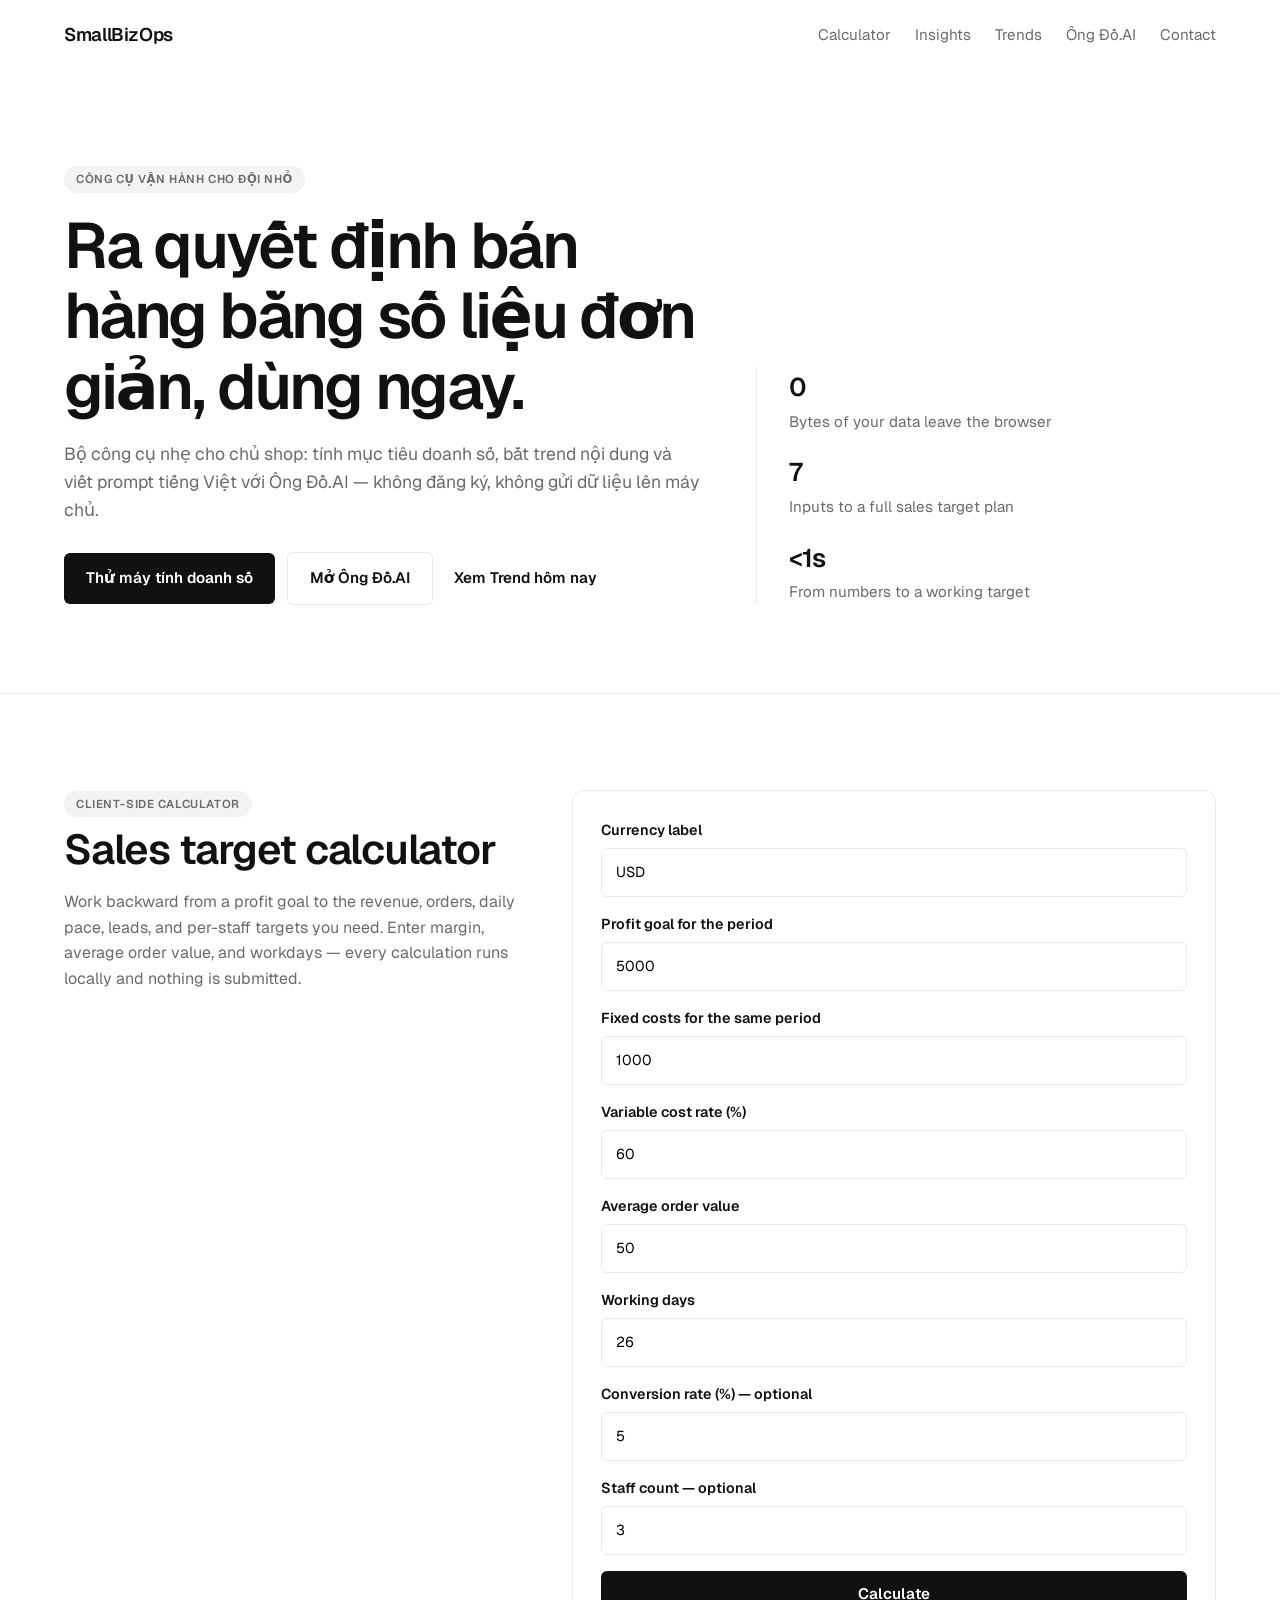
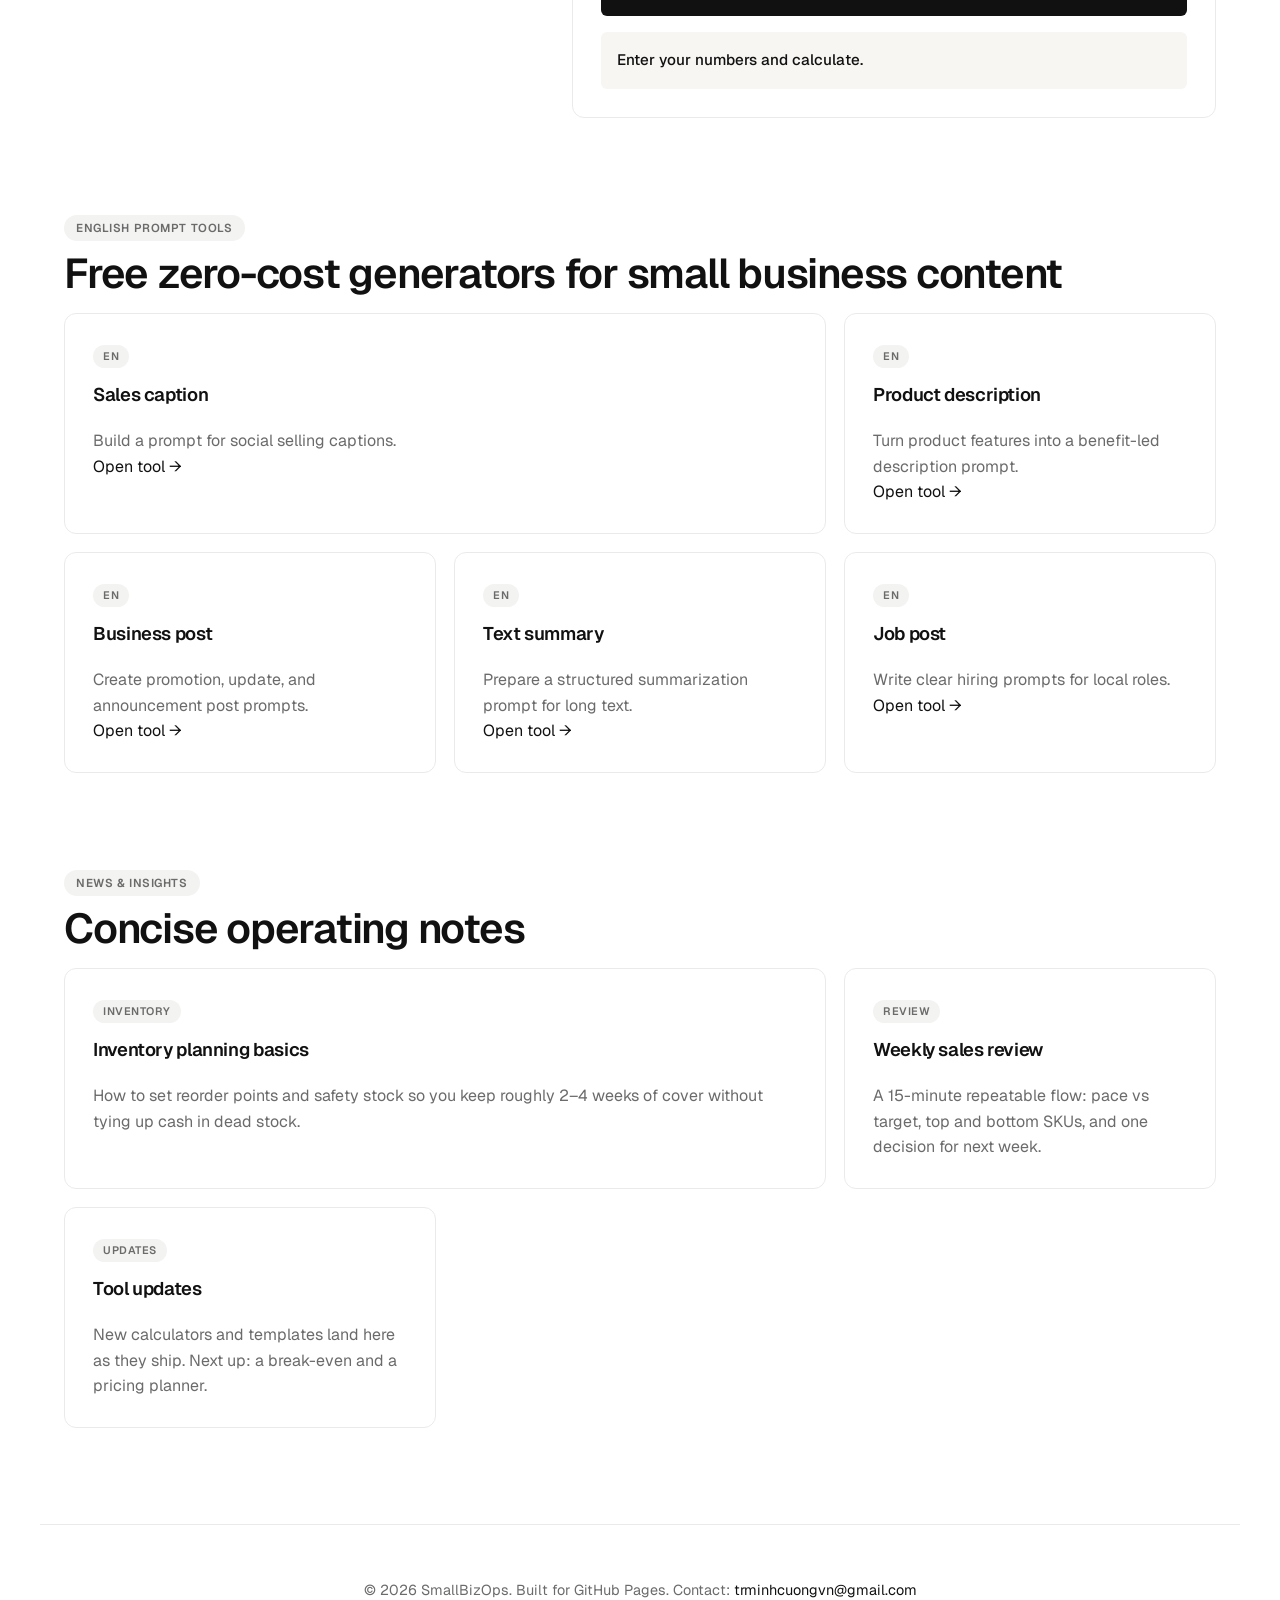
<file: index.html>
<!doctype html>
<html lang="vi">
<head>
  <meta charset="utf-8" />
  <meta name="viewport" content="width=device-width, initial-scale=1" />
  <title>SmallBizOps — Công cụ vận hành cho chủ shop nhỏ</title>
  <meta name="description" content="SmallBizOps is a lightweight hub of calculators, checklists, and operating insights for small business owners. All math runs in your browser." />

  <!-- Open Graph -->
  <meta property="og:type" content="website" />
  <meta property="og:title" content="SmallBizOps — Công cụ vận hành cho chủ shop nhỏ" />
  <meta property="og:description" content="Simple calculators and operating insights for lean teams. No data leaves your browser." />
  <meta property="og:url" content="https://trminhcuongvn-art.github.io/smallbizops/" />
  <meta property="og:image" content="https://trminhcuongvn-art.github.io/smallbizops/assets/og-cover.png" />
  <meta name="twitter:card" content="summary_large_image" />

  <!-- Geist Sans (Vietnamese subset supported) -->
  <link rel="preconnect" href="https://fonts.googleapis.com" />
  <link rel="preconnect" href="https://fonts.gstatic.com" crossorigin />
  <link href="https://fonts.googleapis.com/css2?family=Geist:wght@400;500;600&display=swap&subset=vietnamese,latin-ext" rel="stylesheet" />

  <link rel="stylesheet" href="styles.css" />
</head>
<body>
  <header class="site-header">
    <nav class="nav" aria-label="Primary">
      <a class="brand" href="#top">SmallBizOps</a>
      <div class="nav-links">
        <a href="#calculator">Calculator</a>
        <a href="#insights">Insights</a>
        <a data-track="nav_trend" href="trend.html?utm_source=smallbizops&utm_medium=nav&utm_campaign=day2_growth&utm_content=trend">Trends</a>
        <a data-track="nav_ongdo" href="viet-nhanh.html?utm_source=smallbizops&utm_medium=nav&utm_campaign=day2_growth&utm_content=ongdo_ai">Ông Đồ.AI</a>
        <a href="mailto:trminhcuongvn@gmail.com">Contact</a>
      </div>
    </nav>

    <section class="hero" id="top">
      <div class="hero-main reveal">
        <span class="eyebrow">Công cụ vận hành cho đội nhỏ</span>
        <h1>Ra quyết định bán hàng bằng số liệu đơn giản, dùng ngay.</h1>
        <p class="hero-copy">Bộ công cụ nhẹ cho chủ shop: tính mục tiêu doanh số, bắt trend nội dung và viết prompt tiếng Việt với Ông Đồ.AI — không đăng ký, không gửi dữ liệu lên máy chủ.</p>
        <div class="hero-actions"><a class="button" data-track="cta_home_calculator" href="#calculator?utm_source=smallbizops&utm_medium=homepage&utm_campaign=day2_growth&utm_content=sales_calculator">Thử máy tính doanh số</a><a class="button secondary" data-track="cta_home_ongdo" href="viet-nhanh.html?utm_source=smallbizops&utm_medium=homepage&utm_campaign=day2_growth&utm_content=ongdo_ai">Mở Ông Đồ.AI</a><a class="button ghost" data-track="cta_home_trend" href="trend.html?utm_source=smallbizops&utm_medium=homepage&utm_campaign=day2_growth&utm_content=trend_brief">Xem Trend hôm nay</a></div>
      </div>
      <aside class="hero-aside reveal" aria-label="At a glance">
        <dl>
          <div>
            <dt>0</dt>
            <dd>Bytes of your data leave the browser</dd>
          </div>
          <div>
            <dt>7</dt>
            <dd>Inputs to a full sales target plan</dd>
          </div>
          <div>
            <dt>&lt;1s</dt>
            <dd>From numbers to a working target</dd>
          </div>
        </dl>
      </aside>
    </section>
  </header>

  <main>
    <section class="section split" id="calculator">
      <div class="split-intro reveal">
        <span class="eyebrow">Client-side calculator</span>
        <h2>Sales target calculator</h2>
        <p style="color:var(--muted)">Work backward from a profit goal to the revenue, orders, daily pace, leads, and per-staff targets you need. Enter margin, average order value, and workdays — every calculation runs locally and nothing is submitted.</p>
      </div>
      <form class="card calculator reveal" id="sales-form">
        <label>Currency label
          <input id="currency" type="text" value="USD" required />
        </label>
        <label>Profit goal for the period
          <input id="profitGoal" type="number" min="0" step="0.01" value="5000" required />
        </label>
        <label>Fixed costs for the same period
          <input id="fixedCosts" type="number" min="0" step="0.01" value="1000" required />
        </label>
        <label>Variable cost rate (%)
          <input id="variableCostRate" type="number" min="0" max="99.99" step="0.01" value="60" required />
        </label>
        <label>Average order value
          <input id="averageOrderValue" type="number" min="0.01" step="0.01" value="50" required />
        </label>
        <label>Working days
          <input id="workingDays" type="number" min="1" step="1" value="26" required />
        </label>
        <label>Conversion rate (%) — optional
          <input id="conversionRate" type="number" min="0" max="100" step="0.01" value="5" />
        </label>
        <label>Staff count — optional
          <input id="staffCount" type="number" min="0" step="1" value="3" />
        </label>
        <button class="button" type="submit">Calculate</button>
        <output id="result" class="result" aria-live="polite">Enter your numbers and calculate.</output>
      </form>
    </section>

    <section class="section" id="english-tools">
      <span class="eyebrow">English prompt tools</span>
      <h2>Free zero-cost generators for small business content</h2>
      <div class="grid">
        <article class="card reveal"><span class="tag">EN</span><h3>Sales caption</h3><p>Build a prompt for social selling captions.</p><a data-track="home_tool_sales_caption_en" href="tools/sales-caption-en.html?utm_source=home&utm_medium=internal_cta&utm_campaign=ongdo_day2&utm_content=sales_caption_en">Open tool →</a></article>
        <article class="card reveal"><span class="tag">EN</span><h3>Product description</h3><p>Turn product features into a benefit-led description prompt.</p><a data-track="home_tool_product_description_en" href="tools/product-description-en.html?utm_source=home&utm_medium=internal_cta&utm_campaign=ongdo_day2&utm_content=product_description_en">Open tool →</a></article>
        <article class="card reveal"><span class="tag">EN</span><h3>Business post</h3><p>Create promotion, update, and announcement post prompts.</p><a data-track="home_tool_business_post_en" href="tools/business-post-en.html?utm_source=home&utm_medium=internal_cta&utm_campaign=ongdo_day2&utm_content=business_post_en">Open tool →</a></article>
        <article class="card reveal"><span class="tag">EN</span><h3>Text summary</h3><p>Prepare a structured summarization prompt for long text.</p><a data-track="home_tool_text_summary_en" href="tools/text-summary-en.html?utm_source=home&utm_medium=internal_cta&utm_campaign=ongdo_day2&utm_content=text_summary_en">Open tool →</a></article>
        <article class="card reveal"><span class="tag">EN</span><h3>Job post</h3><p>Write clear hiring prompts for local roles.</p><a data-track="home_tool_job_post_en" href="tools/job-post-en.html?utm_source=home&utm_medium=internal_cta&utm_campaign=ongdo_day2&utm_content=job_post_en">Open tool →</a></article>
      </div>
    </section>

    <section class="section" id="insights">
      <span class="eyebrow">News &amp; insights</span>
      <h2>Concise operating notes</h2>
      <div class="grid">
        <article class="card reveal">
          <span class="tag">Inventory</span>
          <h3>Inventory planning basics</h3>
          <p>How to set reorder points and safety stock so you keep roughly 2–4 weeks of cover without tying up cash in dead stock.</p>
        </article>
        <article class="card reveal">
          <span class="tag">Review</span>
          <h3>Weekly sales review</h3>
          <p>A 15-minute repeatable flow: pace vs target, top and bottom SKUs, and one decision for next week.</p>
        </article>
        <article class="card reveal">
          <span class="tag">Updates</span>
          <h3>Tool updates</h3>
          <p>New calculators and templates land here as they ship. Next up: a break-even and a pricing planner.</p>
        </article>
      </div>
    </section>
  </main>

  <footer>
    <p>© 2026 SmallBizOps. Built for GitHub Pages. Contact: <a href="mailto:trminhcuongvn@gmail.com">trminhcuongvn@gmail.com</a></p>
  </footer>

  <script src="script.js"></script>
  <script src="tracking.js"></script>
  <script>
    (function () {
      if (!('IntersectionObserver' in window)) {
        document.querySelectorAll('.reveal').forEach(function (el) { el.classList.add('in'); });
        return;
      }
      var io = new IntersectionObserver(function (entries) {
        entries.forEach(function (e) {
          if (e.isIntersecting) { e.target.classList.add('in'); io.unobserve(e.target); }
        });
      }, { threshold: 0.12, rootMargin: '0px 0px -40px 0px' });
      document.querySelectorAll('.reveal').forEach(function (el) { io.observe(el); });
    })();
  </script>
</body>
</html>
</file>
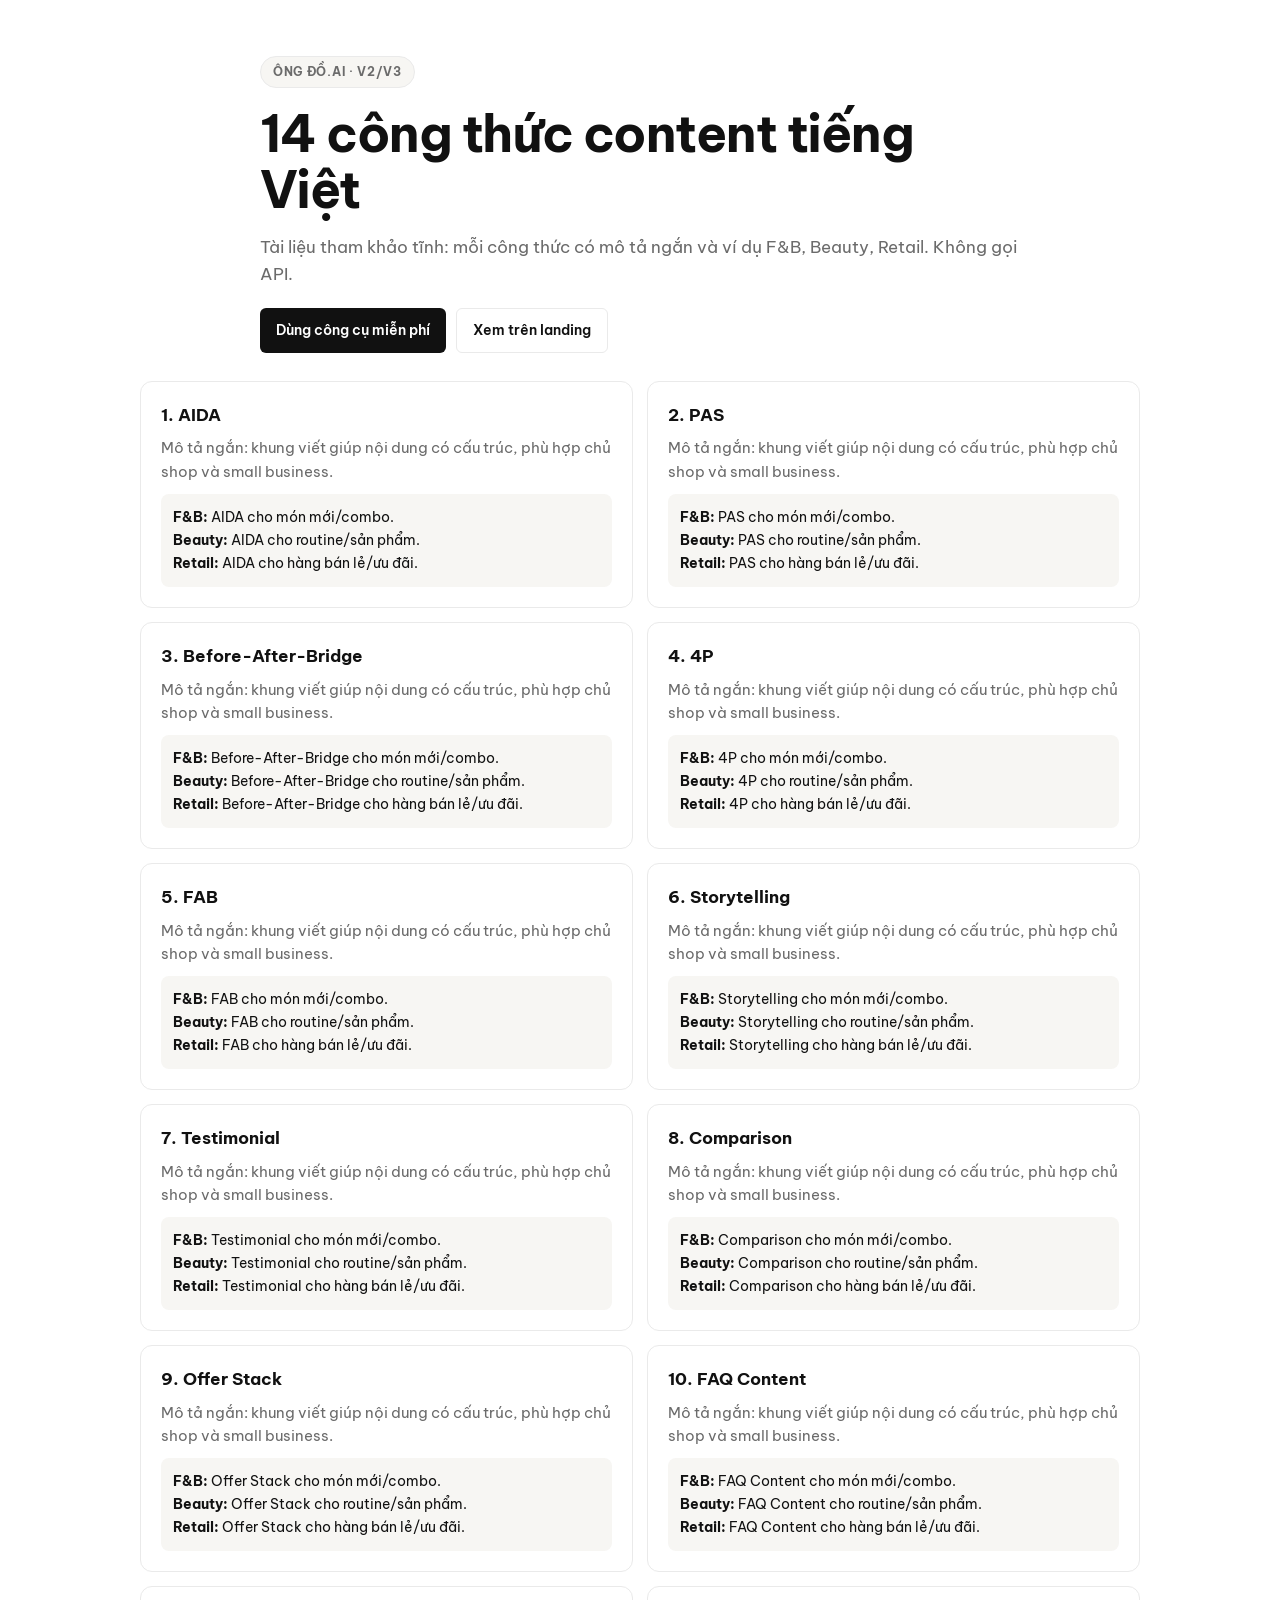
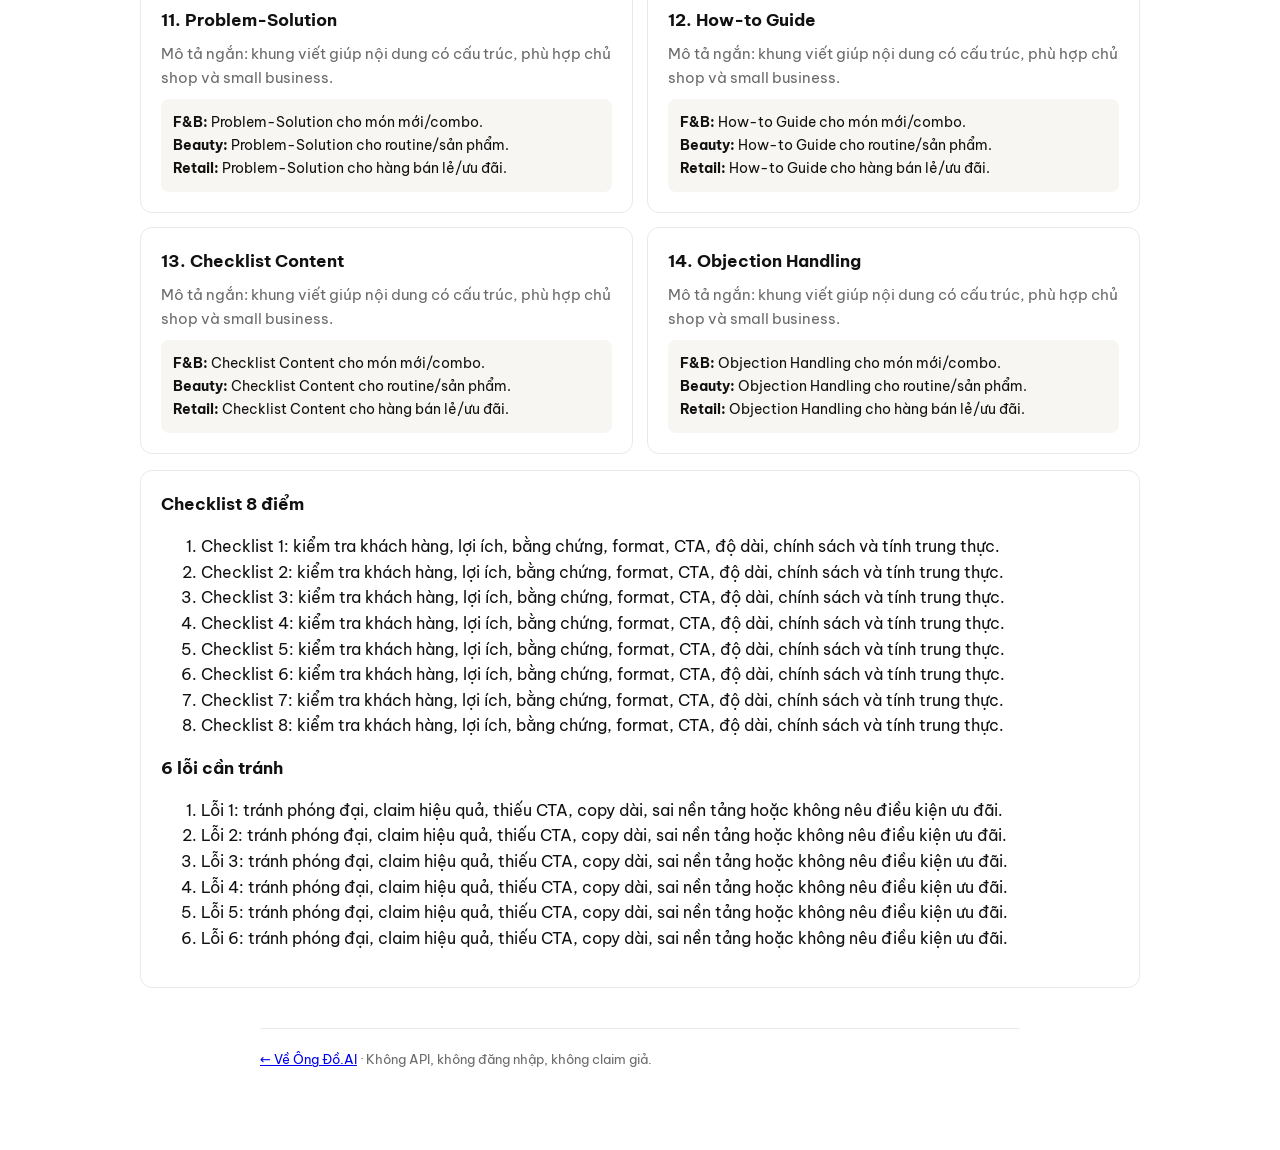
<file: content-formulas.html>
<!DOCTYPE html>
<html lang="vi"><head><meta charset="UTF-8" /><meta name="viewport" content="width=device-width, initial-scale=1.0" /><title>14 công thức content tiếng Việt — Ông Đồ.AI</title><meta name="description" content="14 công thức content tiếng Việt cho chủ shop: AIDA, PAS, BAB, 4P, FAB và nhiều khung viết an toàn." /><link rel="preconnect" href="https://fonts.googleapis.com" /><link rel="preconnect" href="https://fonts.gstatic.com" crossorigin /><link href="https://fonts.googleapis.com/css2?family=Be+Vietnam+Pro:wght@400;500;600;700&display=swap" rel="stylesheet" /><style>
    :root{--bg:#fff;--surface:#F7F6F3;--ink:#111;--muted:#6b6b6b;--border:#EAEAEA;--radius:12px;--btn:6px;--font:"Be Vietnam Pro",ui-sans-serif,system-ui,-apple-system,"Segoe UI",sans-serif}*{box-sizing:border-box}body{margin:0;font-family:var(--font);background:var(--bg);color:var(--ink);line-height:1.6}.wrap{width:min(1040px,100%);margin:0 auto;padding:56px 20px 80px}header{max-width:760px;margin:0 auto 28px}.badge{display:inline-flex;padding:6px 12px;border:1px solid var(--border);border-radius:999px;background:var(--surface);color:var(--muted);font-size:.72rem;font-weight:700;text-transform:uppercase;letter-spacing:.06em}h1{margin:18px 0 10px;font-size:clamp(2rem,5vw,3.2rem);line-height:1.08;letter-spacing:-.03em}.subtitle{color:var(--muted);font-size:1.05rem}.actions{display:flex;gap:10px;flex-wrap:wrap;margin-top:20px}.btn{display:inline-flex;align-items:center;justify-content:center;border-radius:var(--btn);padding:10px 16px;text-decoration:none;font-weight:600;font-size:.9rem}.primary{background:var(--ink);color:#fff}.secondary{border:1px solid var(--border);color:var(--ink);background:#fff}.grid{display:grid;gap:14px}.card{border:1px solid var(--border);border-radius:var(--radius);padding:20px;background:#fff}.card h2{margin:0 0 8px;font-size:1.05rem}.card p{margin:0;color:var(--muted);font-size:.92rem}.formula{margin-top:10px;padding:12px;border-radius:8px;background:var(--surface);font-size:.9rem;color:var(--ink)}footer{max-width:760px;margin:40px auto 0;padding-top:20px;border-top:1px solid var(--border);color:var(--muted);font-size:.82rem}@media(min-width:760px){.grid{grid-template-columns:repeat(2,minmax(0,1fr))}}@media(max-width:640px){.wrap{padding:36px 16px 64px}.btn{flex:1 1 auto}}
  </style></head><body><main class="wrap"><header><span class="badge">Ông Đồ.AI · v2/v3</span><h1>14 công thức content tiếng Việt</h1><p class="subtitle">Tài liệu tham khảo tĩnh: mỗi công thức có mô tả ngắn và ví dụ F&amp;B, Beauty, Retail. Không gọi API.</p><div class="actions"><a class="btn primary" href="viet-nhanh.html#tools">Dùng công cụ miễn phí</a><a class="btn secondary" href="viet-nhanh.html#formulaCatalog">Xem trên landing</a></div></header><section class="grid" aria-label="14 công thức content">
      <article class="card formula-item"><h2>1. AIDA</h2><p>Mô tả ngắn: khung viết giúp nội dung có cấu trúc, phù hợp chủ shop và small business.</p><div class="formula"><strong>F&amp;B:</strong> AIDA cho món mới/combo. <br><strong>Beauty:</strong> AIDA cho routine/sản phẩm. <br><strong>Retail:</strong> AIDA cho hàng bán lẻ/ưu đãi.</div></article>
      <article class="card formula-item"><h2>2. PAS</h2><p>Mô tả ngắn: khung viết giúp nội dung có cấu trúc, phù hợp chủ shop và small business.</p><div class="formula"><strong>F&amp;B:</strong> PAS cho món mới/combo. <br><strong>Beauty:</strong> PAS cho routine/sản phẩm. <br><strong>Retail:</strong> PAS cho hàng bán lẻ/ưu đãi.</div></article>
      <article class="card formula-item"><h2>3. Before-After-Bridge</h2><p>Mô tả ngắn: khung viết giúp nội dung có cấu trúc, phù hợp chủ shop và small business.</p><div class="formula"><strong>F&amp;B:</strong> Before-After-Bridge cho món mới/combo. <br><strong>Beauty:</strong> Before-After-Bridge cho routine/sản phẩm. <br><strong>Retail:</strong> Before-After-Bridge cho hàng bán lẻ/ưu đãi.</div></article>
      <article class="card formula-item"><h2>4. 4P</h2><p>Mô tả ngắn: khung viết giúp nội dung có cấu trúc, phù hợp chủ shop và small business.</p><div class="formula"><strong>F&amp;B:</strong> 4P cho món mới/combo. <br><strong>Beauty:</strong> 4P cho routine/sản phẩm. <br><strong>Retail:</strong> 4P cho hàng bán lẻ/ưu đãi.</div></article>
      <article class="card formula-item"><h2>5. FAB</h2><p>Mô tả ngắn: khung viết giúp nội dung có cấu trúc, phù hợp chủ shop và small business.</p><div class="formula"><strong>F&amp;B:</strong> FAB cho món mới/combo. <br><strong>Beauty:</strong> FAB cho routine/sản phẩm. <br><strong>Retail:</strong> FAB cho hàng bán lẻ/ưu đãi.</div></article>
      <article class="card formula-item"><h2>6. Storytelling</h2><p>Mô tả ngắn: khung viết giúp nội dung có cấu trúc, phù hợp chủ shop và small business.</p><div class="formula"><strong>F&amp;B:</strong> Storytelling cho món mới/combo. <br><strong>Beauty:</strong> Storytelling cho routine/sản phẩm. <br><strong>Retail:</strong> Storytelling cho hàng bán lẻ/ưu đãi.</div></article>
      <article class="card formula-item"><h2>7. Testimonial</h2><p>Mô tả ngắn: khung viết giúp nội dung có cấu trúc, phù hợp chủ shop và small business.</p><div class="formula"><strong>F&amp;B:</strong> Testimonial cho món mới/combo. <br><strong>Beauty:</strong> Testimonial cho routine/sản phẩm. <br><strong>Retail:</strong> Testimonial cho hàng bán lẻ/ưu đãi.</div></article>
      <article class="card formula-item"><h2>8. Comparison</h2><p>Mô tả ngắn: khung viết giúp nội dung có cấu trúc, phù hợp chủ shop và small business.</p><div class="formula"><strong>F&amp;B:</strong> Comparison cho món mới/combo. <br><strong>Beauty:</strong> Comparison cho routine/sản phẩm. <br><strong>Retail:</strong> Comparison cho hàng bán lẻ/ưu đãi.</div></article>
      <article class="card formula-item"><h2>9. Offer Stack</h2><p>Mô tả ngắn: khung viết giúp nội dung có cấu trúc, phù hợp chủ shop và small business.</p><div class="formula"><strong>F&amp;B:</strong> Offer Stack cho món mới/combo. <br><strong>Beauty:</strong> Offer Stack cho routine/sản phẩm. <br><strong>Retail:</strong> Offer Stack cho hàng bán lẻ/ưu đãi.</div></article>
      <article class="card formula-item"><h2>10. FAQ Content</h2><p>Mô tả ngắn: khung viết giúp nội dung có cấu trúc, phù hợp chủ shop và small business.</p><div class="formula"><strong>F&amp;B:</strong> FAQ Content cho món mới/combo. <br><strong>Beauty:</strong> FAQ Content cho routine/sản phẩm. <br><strong>Retail:</strong> FAQ Content cho hàng bán lẻ/ưu đãi.</div></article>
      <article class="card formula-item"><h2>11. Problem-Solution</h2><p>Mô tả ngắn: khung viết giúp nội dung có cấu trúc, phù hợp chủ shop và small business.</p><div class="formula"><strong>F&amp;B:</strong> Problem-Solution cho món mới/combo. <br><strong>Beauty:</strong> Problem-Solution cho routine/sản phẩm. <br><strong>Retail:</strong> Problem-Solution cho hàng bán lẻ/ưu đãi.</div></article>
      <article class="card formula-item"><h2>12. How-to Guide</h2><p>Mô tả ngắn: khung viết giúp nội dung có cấu trúc, phù hợp chủ shop và small business.</p><div class="formula"><strong>F&amp;B:</strong> How-to Guide cho món mới/combo. <br><strong>Beauty:</strong> How-to Guide cho routine/sản phẩm. <br><strong>Retail:</strong> How-to Guide cho hàng bán lẻ/ưu đãi.</div></article>
      <article class="card formula-item"><h2>13. Checklist Content</h2><p>Mô tả ngắn: khung viết giúp nội dung có cấu trúc, phù hợp chủ shop và small business.</p><div class="formula"><strong>F&amp;B:</strong> Checklist Content cho món mới/combo. <br><strong>Beauty:</strong> Checklist Content cho routine/sản phẩm. <br><strong>Retail:</strong> Checklist Content cho hàng bán lẻ/ưu đãi.</div></article>
      <article class="card formula-item"><h2>14. Objection Handling</h2><p>Mô tả ngắn: khung viết giúp nội dung có cấu trúc, phù hợp chủ shop và small business.</p><div class="formula"><strong>F&amp;B:</strong> Objection Handling cho món mới/combo. <br><strong>Beauty:</strong> Objection Handling cho routine/sản phẩm. <br><strong>Retail:</strong> Objection Handling cho hàng bán lẻ/ưu đãi.</div></article>
</section><section class="card" style="margin-top:16px"><h2>Checklist 8 điểm</h2><ol><li>Checklist 1: kiểm tra khách hàng, lợi ích, bằng chứng, format, CTA, độ dài, chính sách và tính trung thực.</li><li>Checklist 2: kiểm tra khách hàng, lợi ích, bằng chứng, format, CTA, độ dài, chính sách và tính trung thực.</li><li>Checklist 3: kiểm tra khách hàng, lợi ích, bằng chứng, format, CTA, độ dài, chính sách và tính trung thực.</li><li>Checklist 4: kiểm tra khách hàng, lợi ích, bằng chứng, format, CTA, độ dài, chính sách và tính trung thực.</li><li>Checklist 5: kiểm tra khách hàng, lợi ích, bằng chứng, format, CTA, độ dài, chính sách và tính trung thực.</li><li>Checklist 6: kiểm tra khách hàng, lợi ích, bằng chứng, format, CTA, độ dài, chính sách và tính trung thực.</li><li>Checklist 7: kiểm tra khách hàng, lợi ích, bằng chứng, format, CTA, độ dài, chính sách và tính trung thực.</li><li>Checklist 8: kiểm tra khách hàng, lợi ích, bằng chứng, format, CTA, độ dài, chính sách và tính trung thực.</li></ol><h2>6 lỗi cần tránh</h2><ol><li>Lỗi 1: tránh phóng đại, claim hiệu quả, thiếu CTA, copy dài, sai nền tảng hoặc không nêu điều kiện ưu đãi.</li><li>Lỗi 2: tránh phóng đại, claim hiệu quả, thiếu CTA, copy dài, sai nền tảng hoặc không nêu điều kiện ưu đãi.</li><li>Lỗi 3: tránh phóng đại, claim hiệu quả, thiếu CTA, copy dài, sai nền tảng hoặc không nêu điều kiện ưu đãi.</li><li>Lỗi 4: tránh phóng đại, claim hiệu quả, thiếu CTA, copy dài, sai nền tảng hoặc không nêu điều kiện ưu đãi.</li><li>Lỗi 5: tránh phóng đại, claim hiệu quả, thiếu CTA, copy dài, sai nền tảng hoặc không nêu điều kiện ưu đãi.</li><li>Lỗi 6: tránh phóng đại, claim hiệu quả, thiếu CTA, copy dài, sai nền tảng hoặc không nêu điều kiện ưu đãi.</li></ol></section><footer><a href="viet-nhanh.html">← Về Ông Đồ.AI</a> · Không API, không đăng nhập, không claim giả.</footer></main></body></html>
</file>
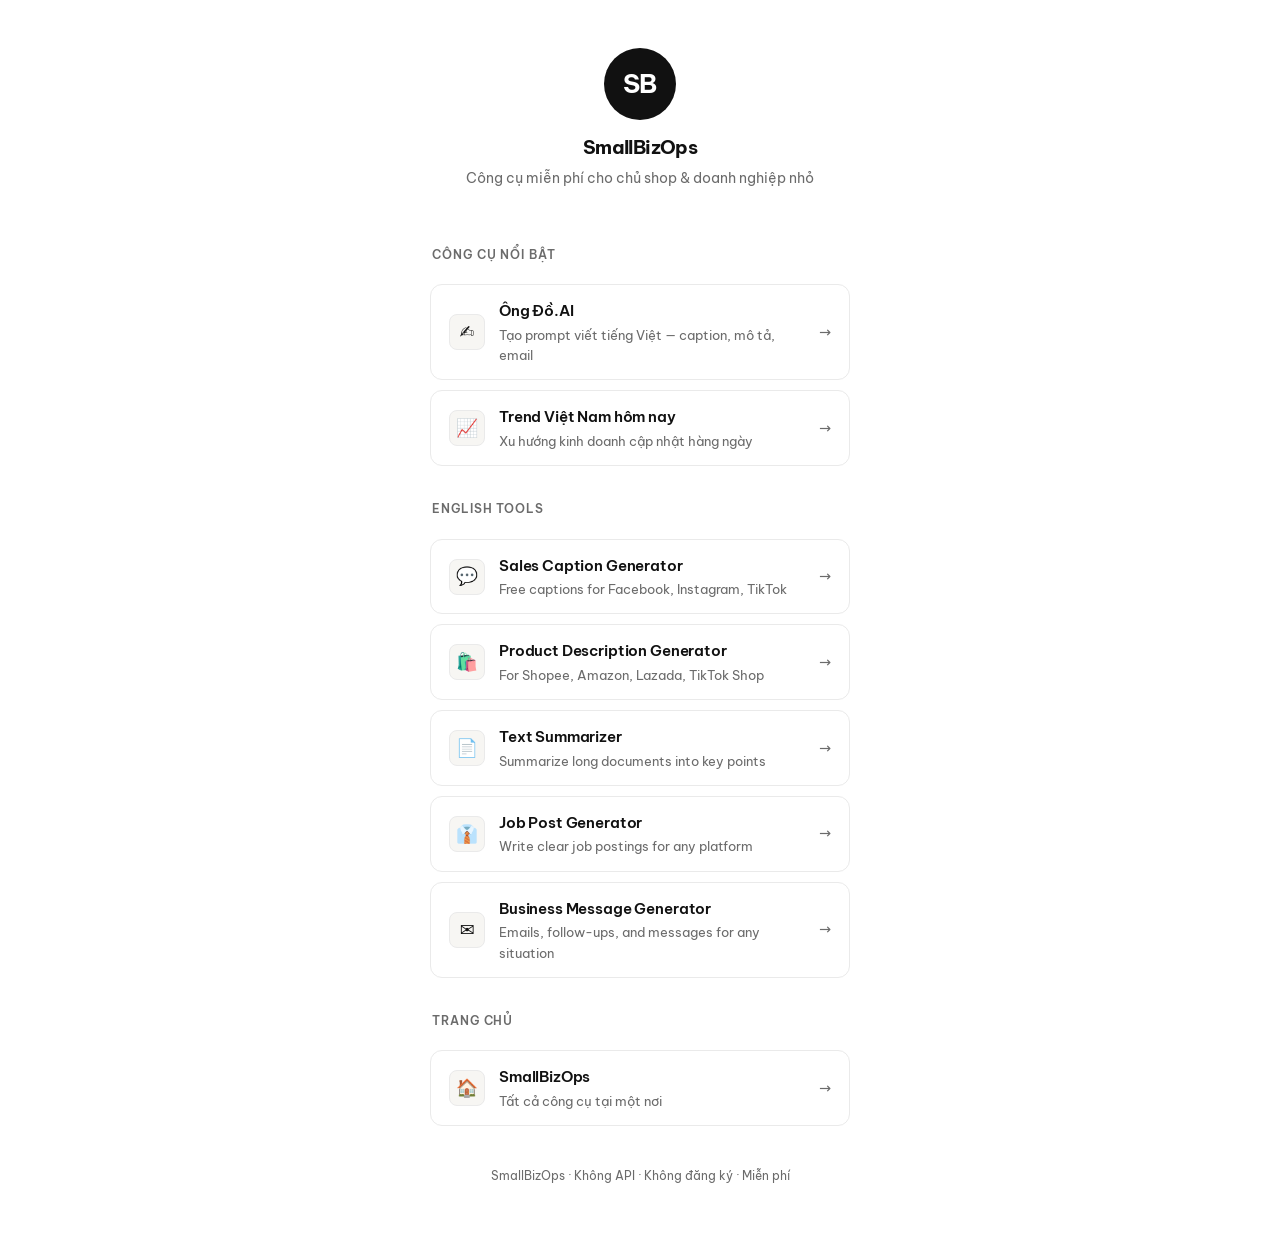
<file: link.html>
<!DOCTYPE html>
<html lang="vi">
<head>
  <meta charset="UTF-8" />
  <meta name="viewport" content="width=device-width, initial-scale=1.0" />
  <title>SmallBizOps — Link in Bio</title>
  <meta name="description" content="Công cụ miễn phí cho chủ shop và doanh nghiệp nhỏ. Không API, không đăng ký." />
  <meta property="og:title" content="SmallBizOps — Công cụ cho chủ shop" />
  <meta property="og:description" content="Ông Đồ.AI, Trend VN, và các công cụ miễn phí cho doanh nghiệp nhỏ." />
  <meta property="og:type" content="website" />
  <link href="https://fonts.googleapis.com/css2?family=Be+Vietnam+Pro:wght@400;500;600;700&display=swap&subset=vietnamese" rel="stylesheet" />
  <style>
    :root{--bg:#FFFFFF;--surface:#F7F6F3;--ink:#111111;--muted:#6b6b6b;--border:#EAEAEA;--radius:12px;--ease:cubic-bezier(0.16,1,0.3,1);--font:'Be Vietnam Pro',system-ui,-apple-system,sans-serif}
    *{box-sizing:border-box}html{scroll-behavior:smooth}
    body{margin:0;min-height:100dvh;font-family:var(--font);background:var(--bg);color:var(--ink);line-height:1.6;-webkit-font-smoothing:antialiased;display:flex;align-items:flex-start;justify-content:center;padding:48px 16px 64px}
    .wrap{width:100%;max-width:420px}
    .profile{text-align:center;margin-bottom:32px}
    .avatar{width:72px;height:72px;border-radius:50%;background:var(--ink);color:#fff;display:inline-flex;align-items:center;justify-content:center;font-size:1.6rem;font-weight:700;letter-spacing:-.03em;margin-bottom:12px}
    .name{font-size:1.2rem;font-weight:700;letter-spacing:-.03em;margin:0 0 4px}
    .bio{color:var(--muted);font-size:.9rem;margin:0}
    .links{display:flex;flex-direction:column;gap:10px}
    .link-item{display:flex;align-items:center;gap:14px;padding:14px 18px;border:1px solid var(--border);border-radius:var(--radius);background:var(--bg);color:var(--ink);text-decoration:none;transition:background .18s var(--ease),border-color .18s var(--ease),transform .12s var(--ease)}
    .link-item:hover{background:var(--surface);border-color:#d0d0d0}
    .link-item:active{transform:translateY(1px)}
    .link-item:focus-visible{outline:2px solid #111;outline-offset:3px}
    .link-icon{width:36px;height:36px;border-radius:8px;background:var(--surface);border:1px solid var(--border);display:flex;align-items:center;justify-content:center;font-size:1.1rem;flex-shrink:0}
    .link-text{flex:1}
    .link-title{font-weight:600;font-size:.95rem;display:block;letter-spacing:-.01em}
    .link-desc{font-size:.8rem;color:var(--muted);display:block;margin-top:1px}
    .link-arrow{color:var(--muted);font-size:.9rem}
    .section-label{font-size:.72rem;font-weight:600;letter-spacing:.08em;text-transform:uppercase;color:var(--muted);margin:24px 0 10px;padding-left:2px}
    footer{text-align:center;color:var(--muted);font-size:.75rem;margin-top:40px}
  </style>
</head>
<body>
<div class="wrap">
  <div class="profile">
    <div class="avatar">SB</div>
    <p class="name">SmallBizOps</p>
    <p class="bio">Công cụ miễn phí cho chủ shop &amp; doanh nghiệp nhỏ</p>
  </div>

  <div class="links">
    <p class="section-label">Công cụ nổi bật</p>

    <a class="link-item" href="viet-nhanh.html?utm_source=linkinbio&utm_medium=bio&utm_campaign=linkinbio&utm_content=ongdo_ai" data-track="bio_ongdo_ai">
      <div class="link-icon">✍️</div>
      <div class="link-text">
        <span class="link-title">Ông Đồ.AI</span>
        <span class="link-desc">Tạo prompt viết tiếng Việt — caption, mô tả, email</span>
      </div>
      <span class="link-arrow">→</span>
    </a>

    <a class="link-item" href="trend.html?utm_source=linkinbio&utm_medium=bio&utm_campaign=linkinbio&utm_content=trend_vn" data-track="bio_trend_vn">
      <div class="link-icon">📈</div>
      <div class="link-text">
        <span class="link-title">Trend Việt Nam hôm nay</span>
        <span class="link-desc">Xu hướng kinh doanh cập nhật hàng ngày</span>
      </div>
      <span class="link-arrow">→</span>
    </a>

    <p class="section-label">English tools</p>

    <a class="link-item" href="tools/sales-caption-en.html?utm_source=linkinbio&utm_medium=bio&utm_campaign=linkinbio&utm_content=caption_en" data-track="bio_caption_en">
      <div class="link-icon">💬</div>
      <div class="link-text">
        <span class="link-title">Sales Caption Generator</span>
        <span class="link-desc">Free captions for Facebook, Instagram, TikTok</span>
      </div>
      <span class="link-arrow">→</span>
    </a>

    <a class="link-item" href="tools/product-description-en.html?utm_source=linkinbio&utm_medium=bio&utm_campaign=linkinbio&utm_content=product_en" data-track="bio_product_en">
      <div class="link-icon">🛍️</div>
      <div class="link-text">
        <span class="link-title">Product Description Generator</span>
        <span class="link-desc">For Shopee, Amazon, Lazada, TikTok Shop</span>
      </div>
      <span class="link-arrow">→</span>
    </a>

    <a class="link-item" href="tools/text-summary-en.html?utm_source=linkinbio&utm_medium=bio&utm_campaign=linkinbio&utm_content=summary_en" data-track="bio_summary_en">
      <div class="link-icon">📄</div>
      <div class="link-text">
        <span class="link-title">Text Summarizer</span>
        <span class="link-desc">Summarize long documents into key points</span>
      </div>
      <span class="link-arrow">→</span>
    </a>

    <a class="link-item" href="tools/job-post-en.html?utm_source=linkinbio&utm_medium=bio&utm_campaign=linkinbio&utm_content=job_en" data-track="bio_job_en">
      <div class="link-icon">👔</div>
      <div class="link-text">
        <span class="link-title">Job Post Generator</span>
        <span class="link-desc">Write clear job postings for any platform</span>
      </div>
      <span class="link-arrow">→</span>
    </a>

    <a class="link-item" href="tools/business-post-en.html?utm_source=linkinbio&utm_medium=bio&utm_campaign=linkinbio&utm_content=bizpost_en" data-track="bio_bizpost_en">
      <div class="link-icon">✉️</div>
      <div class="link-text">
        <span class="link-title">Business Message Generator</span>
        <span class="link-desc">Emails, follow-ups, and messages for any situation</span>
      </div>
      <span class="link-arrow">→</span>
    </a>

    <p class="section-label">Trang chủ</p>

    <a class="link-item" href="./?utm_source=linkinbio&utm_medium=bio&utm_campaign=linkinbio&utm_content=homepage" data-track="bio_homepage">
      <div class="link-icon">🏠</div>
      <div class="link-text">
        <span class="link-title">SmallBizOps</span>
        <span class="link-desc">Tất cả công cụ tại một nơi</span>
      </div>
      <span class="link-arrow">→</span>
    </a>
  </div>

  <footer>SmallBizOps · Không API · Không đăng ký · Miễn phí</footer>
</div>
<script src="tracking.js"></script>
<script>
document.querySelectorAll('[data-track]').forEach(el=>{
  el.addEventListener('click',()=>{
    if(window.SmallBizOpsTrack) window.SmallBizOpsTrack.log(el.dataset.track,{href:el.href});
  });
});
</script>
</body>
</html>
</file>
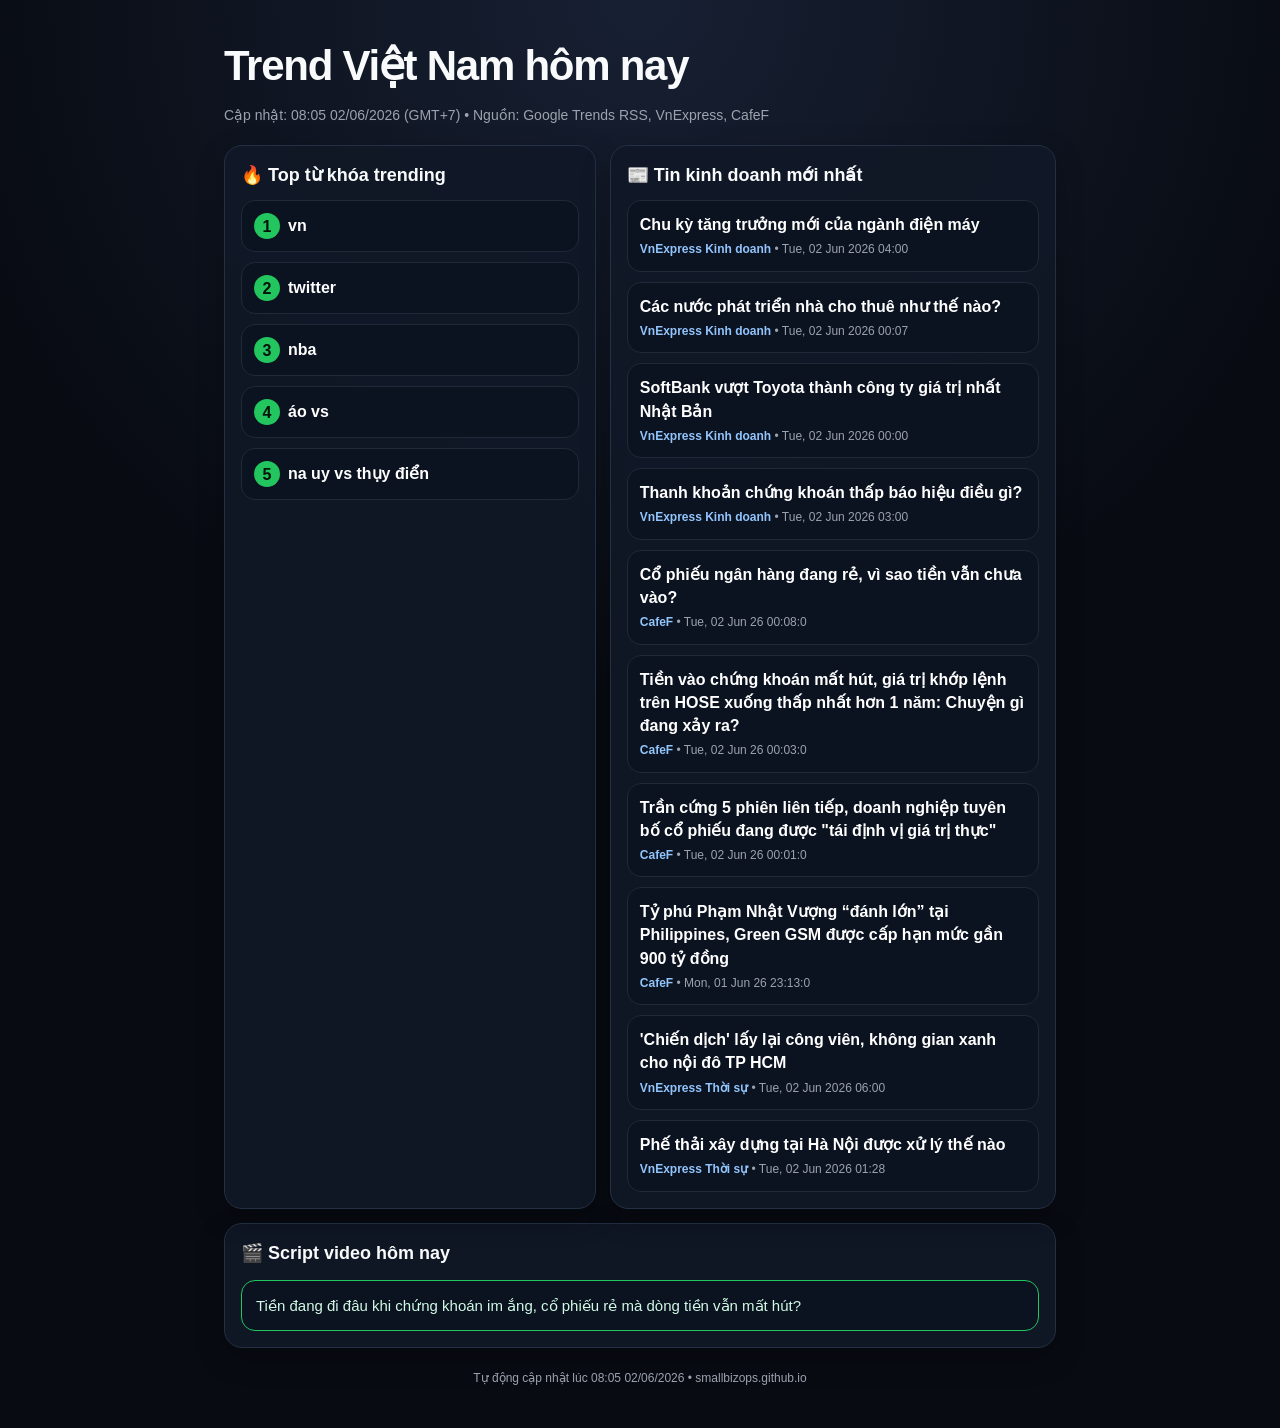
<file: trend.html>
<!doctype html><html lang="vi"><head><meta charset="utf-8"><meta name="viewport" content="width=device-width,initial-scale=1"><title>Trend Việt Nam hôm nay</title>
<style>:root{color-scheme:dark;--bg:#080b12;--card:#111827;--muted:#9ca3af;--text:#f9fafb;--line:#243044;--accent:#22c55e;--hot:#f97316}*{box-sizing:border-box}body{margin:0;font-family:-apple-system,BlinkMacSystemFont,"Segoe UI",Roboto,Arial,sans-serif;background:radial-gradient(circle at top,#172033 0,#080b12 45%);color:var(--text);line-height:1.45}.wrap{max-width:860px;margin:0 auto;padding:22px 14px 40px}header{padding:14px 0 20px}h1{margin:0;font-size:30px;letter-spacing:-.03em}.sub{color:var(--muted);margin-top:8px;font-size:14px}.grid{display:grid;gap:14px}.card{background:rgba(17,24,39,.88);border:1px solid var(--line);border-radius:18px;padding:16px;box-shadow:0 10px 28px rgba(0,0,0,.25)}h2{font-size:18px;margin:0 0 12px}.list{list-style:none;padding:0;margin:0;display:grid;gap:10px}.item{padding:12px;border:1px solid #1f2937;border-radius:14px;background:#0b1220}.rank{display:inline-grid;place-items:center;width:26px;height:26px;border-radius:999px;background:var(--accent);color:#04130a;font-weight:800;margin-right:8px}.title{font-weight:700;color:#fff;text-decoration:none}.meta{display:block;color:var(--muted);font-size:12px;margin-top:5px}.news-source{color:#93c5fd;font-weight:700}.script-box{background:#0b1220;border:1px solid var(--accent);border-radius:14px;padding:14px;margin-top:14px;font-size:15px;color:#d1fae5}footer{color:var(--muted);font-size:12px;text-align:center;margin-top:22px}@media(min-width:720px){.grid{grid-template-columns:1fr 1.2fr}h1{font-size:42px}}</style></head><body><main class="wrap"><header><h1>Trend Việt Nam hôm nay</h1><div class="sub">Cập nhật: 08:05 02/06/2026 (GMT+7) • Nguồn: Google Trends RSS, VnExpress, CafeF</div></header><section class="grid"><div class="card"><h2>🔥 Top từ khóa trending</h2><ol class="list"><li class="item"><span class="rank">1</span><a class="title" href="https://trends.google.com/trending?geo=VN" target="_blank" rel="noopener">vn</a></li>
<li class="item"><span class="rank">2</span><a class="title" href="https://trends.google.com/trending?geo=VN" target="_blank" rel="noopener">twitter</a></li>
<li class="item"><span class="rank">3</span><a class="title" href="https://trends.google.com/trending?geo=VN" target="_blank" rel="noopener">nba</a></li>
<li class="item"><span class="rank">4</span><a class="title" href="https://trends.google.com/trending?geo=VN" target="_blank" rel="noopener">áo vs</a></li>
<li class="item"><span class="rank">5</span><a class="title" href="https://trends.google.com/trending?geo=VN" target="_blank" rel="noopener">na uy vs thụy điển</a></li>
</ol></div><div class="card"><h2>📰 Tin kinh doanh mới nhất</h2><ul class="list"><li class="item"><a class="title" href="https://vnexpress.net/chu-ky-tang-truong-moi-cua-nganh-dien-may-5079630.html" target="_blank" rel="noopener">Chu kỳ tăng trưởng mới của ngành điện máy</a><span class="meta"><span class="news-source">VnExpress Kinh doanh</span> • Tue, 02 Jun 2026 04:00</span></li>
<li class="item"><a class="title" href="https://vnexpress.net/cac-nuoc-phat-trien-nha-cho-thue-nhu-the-nao-5080742.html" target="_blank" rel="noopener">Các nước phát triển nhà cho thuê như thế nào?</a><span class="meta"><span class="news-source">VnExpress Kinh doanh</span> • Tue, 02 Jun 2026 00:07</span></li>
<li class="item"><a class="title" href="https://vnexpress.net/softbank-vuot-toyota-thanh-cong-ty-gia-tri-nhat-nhat-ban-5080811.html" target="_blank" rel="noopener">SoftBank vượt Toyota thành công ty giá trị nhất Nhật Bản</a><span class="meta"><span class="news-source">VnExpress Kinh doanh</span> • Tue, 02 Jun 2026 00:00</span></li>
<li class="item"><a class="title" href="https://vnexpress.net/thanh-khoan-chung-khoan-thap-bao-hieu-dieu-gi-5078434.html" target="_blank" rel="noopener">Thanh khoản chứng khoán thấp báo hiệu điều gì?</a><span class="meta"><span class="news-source">VnExpress Kinh doanh</span> • Tue, 02 Jun 2026 03:00</span></li>
<li class="item"><a class="title" href="https://cafef.vn/co-phieu-ngan-hang-dang-re-vi-sao-tien-van-chua-vao-188260601221720539.chn" target="_blank" rel="noopener">Cổ phiếu ngân hàng đang rẻ, vì sao tiền vẫn chưa vào?</a><span class="meta"><span class="news-source">CafeF</span> • Tue, 02 Jun 26 00:08:0</span></li>
<li class="item"><a class="title" href="https://cafef.vn/tien-vao-chung-khoan-mat-hut-gia-tri-khop-lenh-tren-hose-xuong-thap-nhat-hon-1-nam-chuyen-gi-dang-xay-ra-188260601221925615.chn" target="_blank" rel="noopener">Tiền vào chứng khoán mất hút, giá trị khớp lệnh trên HOSE xuống thấp nhất hơn 1 năm: Chuyện gì đang xảy ra?</a><span class="meta"><span class="news-source">CafeF</span> • Tue, 02 Jun 26 00:03:0</span></li>
<li class="item"><a class="title" href="https://cafef.vn/tran-cung-5-phien-lien-tiep-doanh-nghiep-tuyen-bo-co-phieu-dang-duoc-tai-dinh-vi-gia-tri-thuc-188260601215548574.chn" target="_blank" rel="noopener">Trần cứng 5 phiên liên tiếp, doanh nghiệp tuyên bố cổ phiếu đang được "tái định vị giá trị thực"</a><span class="meta"><span class="news-source">CafeF</span> • Tue, 02 Jun 26 00:01:0</span></li>
<li class="item"><a class="title" href="https://cafef.vn/ty-phu-pham-nhat-vuong-danh-lon-tai-philippines-green-gsm-duoc-cap-han-muc-gan-900-ty-dong-188260601221559975.chn" target="_blank" rel="noopener">Tỷ phú Phạm Nhật Vượng “đánh lớn” tại Philippines, Green GSM được cấp hạn mức gần 900 tỷ đồng</a><span class="meta"><span class="news-source">CafeF</span> • Mon, 01 Jun 26 23:13:0</span></li>
<li class="item"><a class="title" href="https://vnexpress.net/chien-dich-lay-lai-cong-vien-khong-gian-xanh-cho-noi-do-tp-hcm-5080346.html" target="_blank" rel="noopener">'Chiến dịch' lấy lại công viên, không gian xanh cho nội đô TP HCM</a><span class="meta"><span class="news-source">VnExpress Thời sự</span> • Tue, 02 Jun 2026 06:00</span></li>
<li class="item"><a class="title" href="https://vnexpress.net/phe-thai-xay-dung-tai-ha-noi-duoc-xu-ly-the-nao-5080806.html" target="_blank" rel="noopener">Phế thải xây dựng tại Hà Nội được xử lý thế nào</a><span class="meta"><span class="news-source">VnExpress Thời sự</span> • Tue, 02 Jun 2026 01:28</span></li>
</ul></div></section><div class="card" style="margin-top:14px"><h2>🎬 Script video hôm nay</h2><div class="script-box">Tiền đang đi đâu khi chứng khoán im ắng, cổ phiếu rẻ mà dòng tiền vẫn mất hút?</div></div><footer>Tự động cập nhật lúc 08:05 02/06/2026 • smallbizops.github.io</footer></main></body></html>
</file>
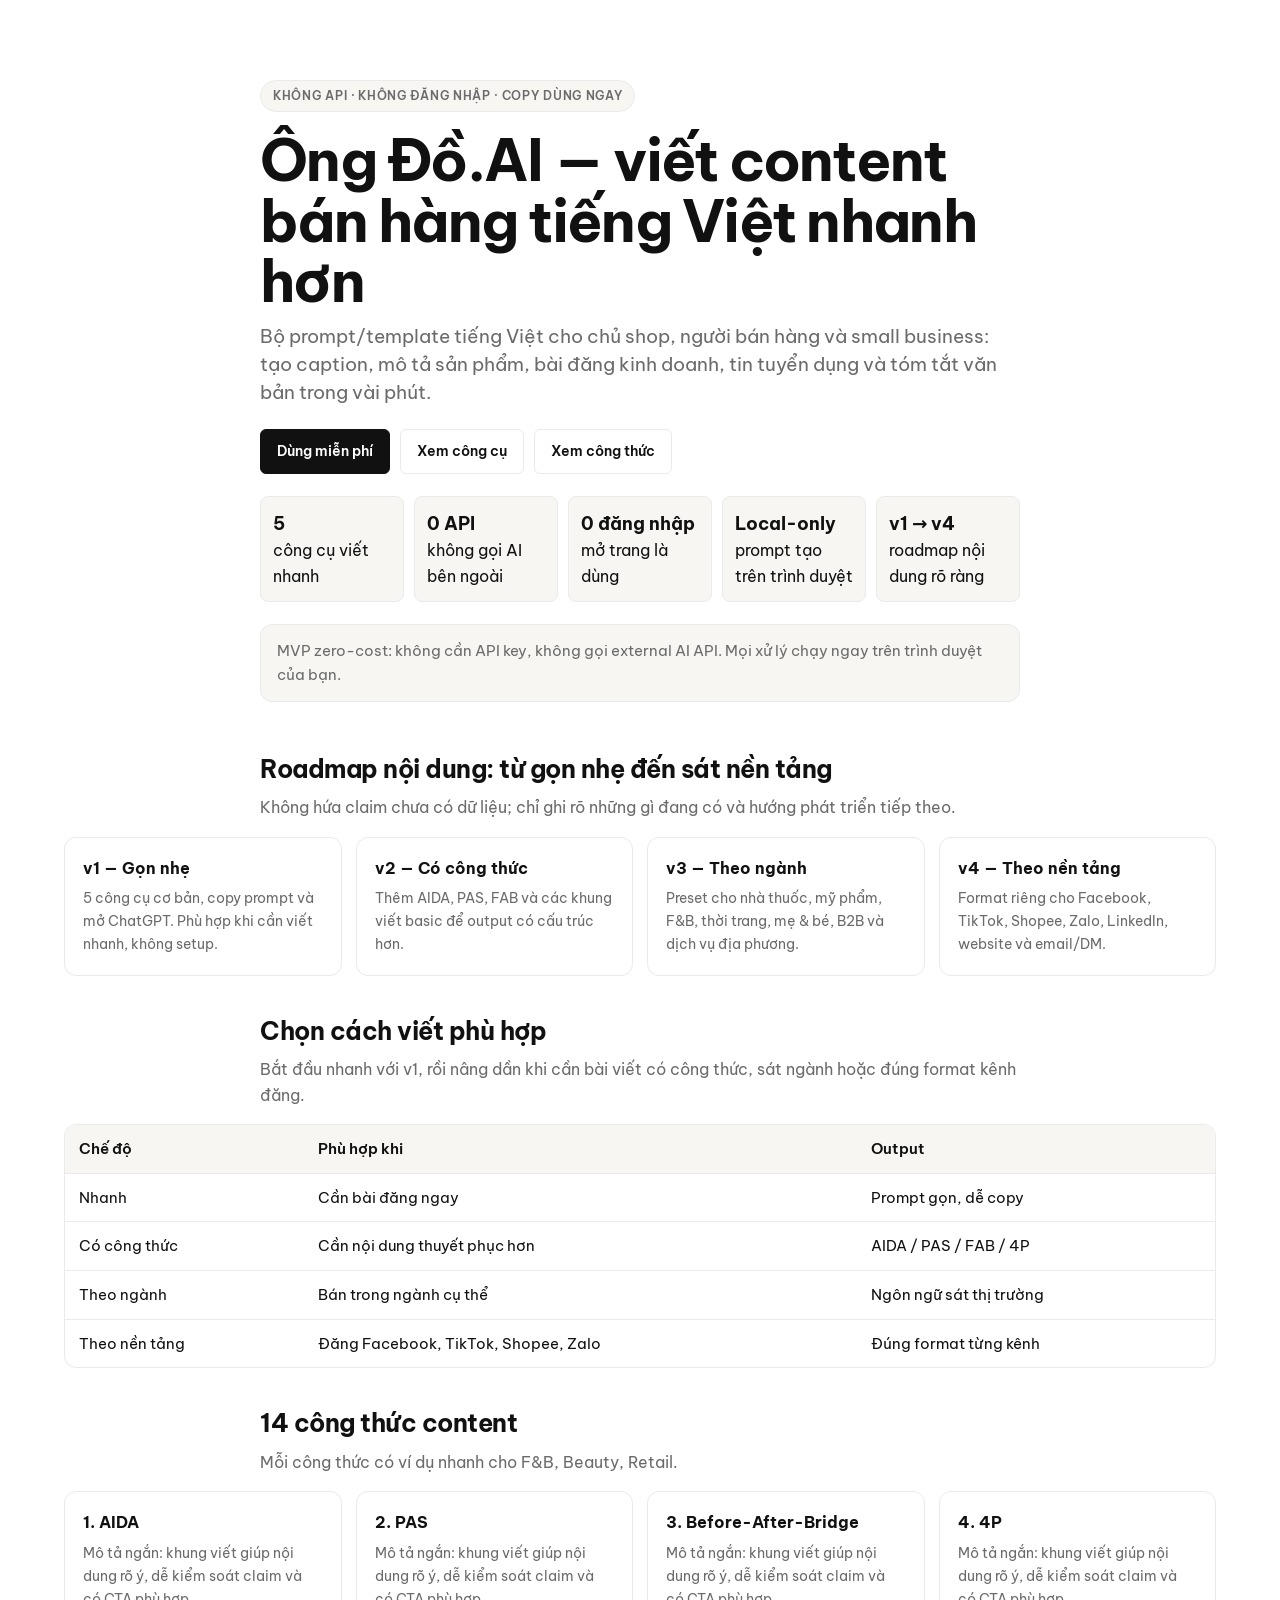
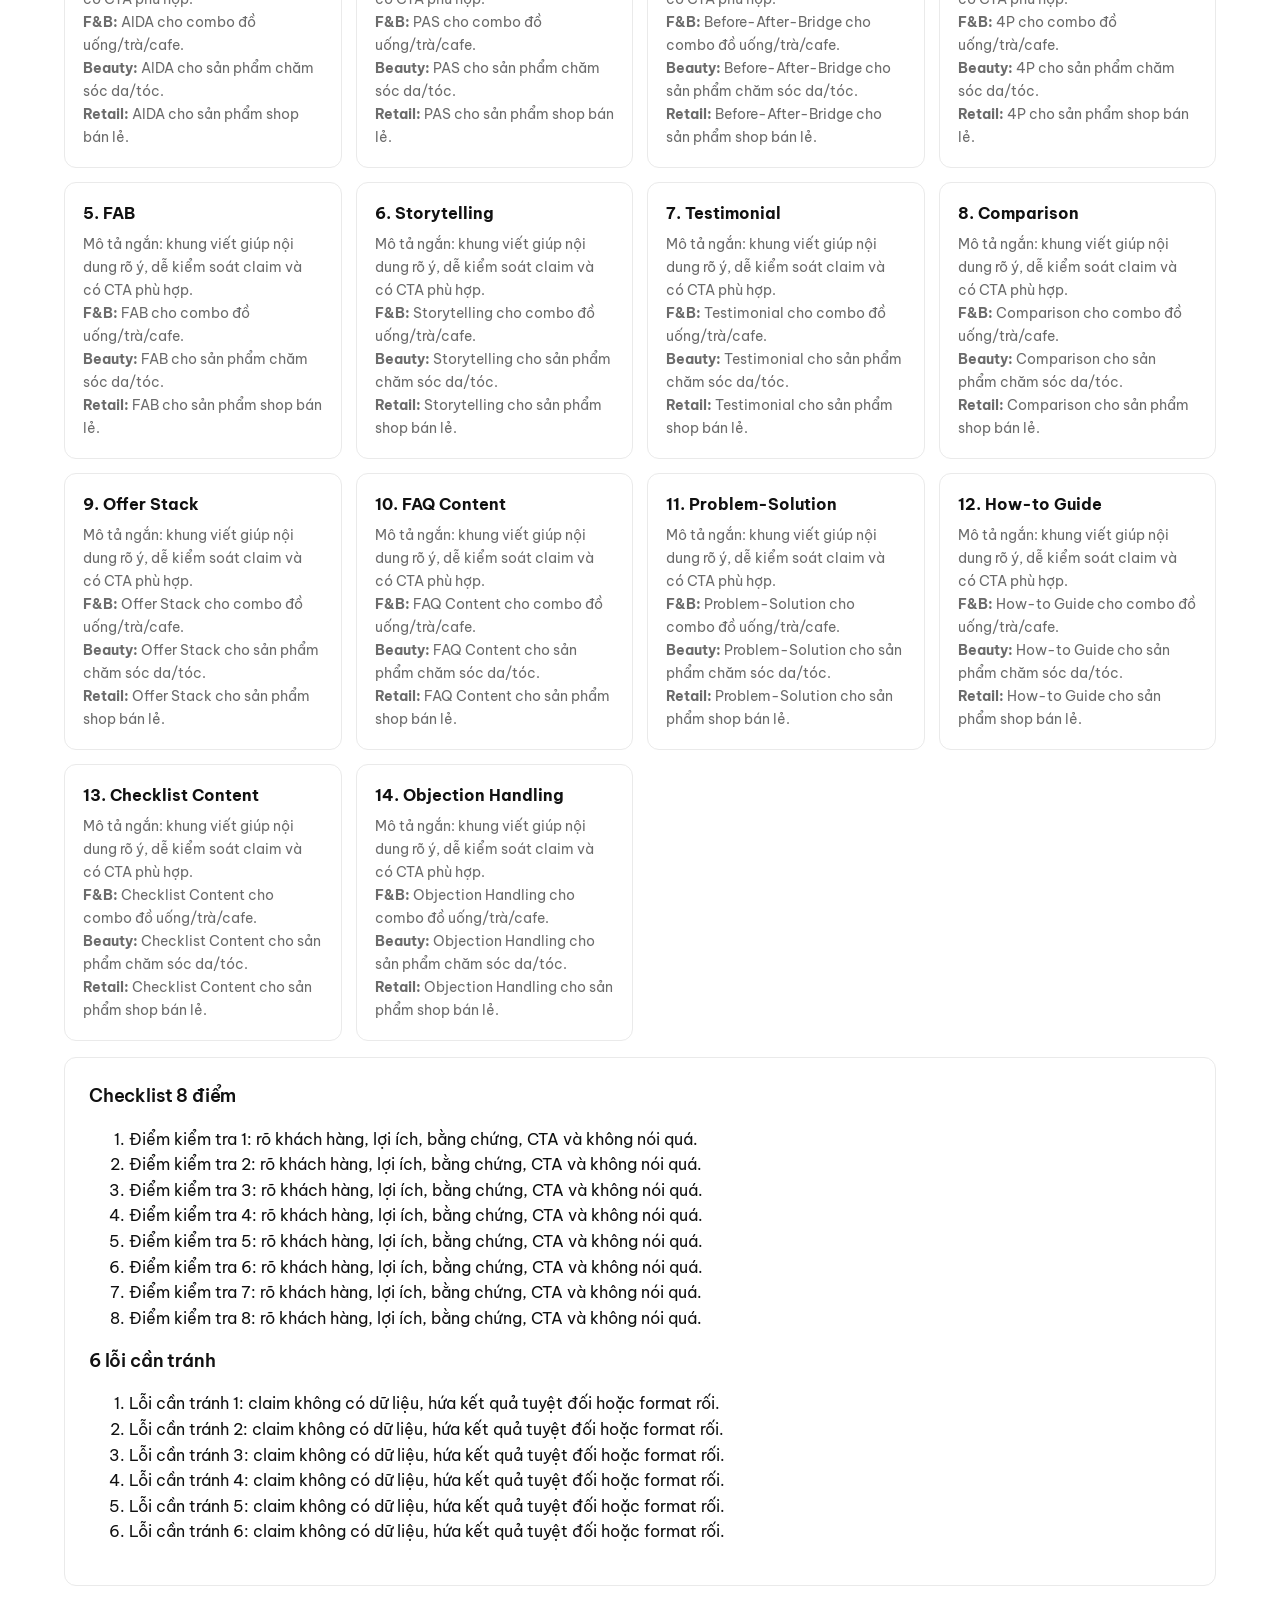
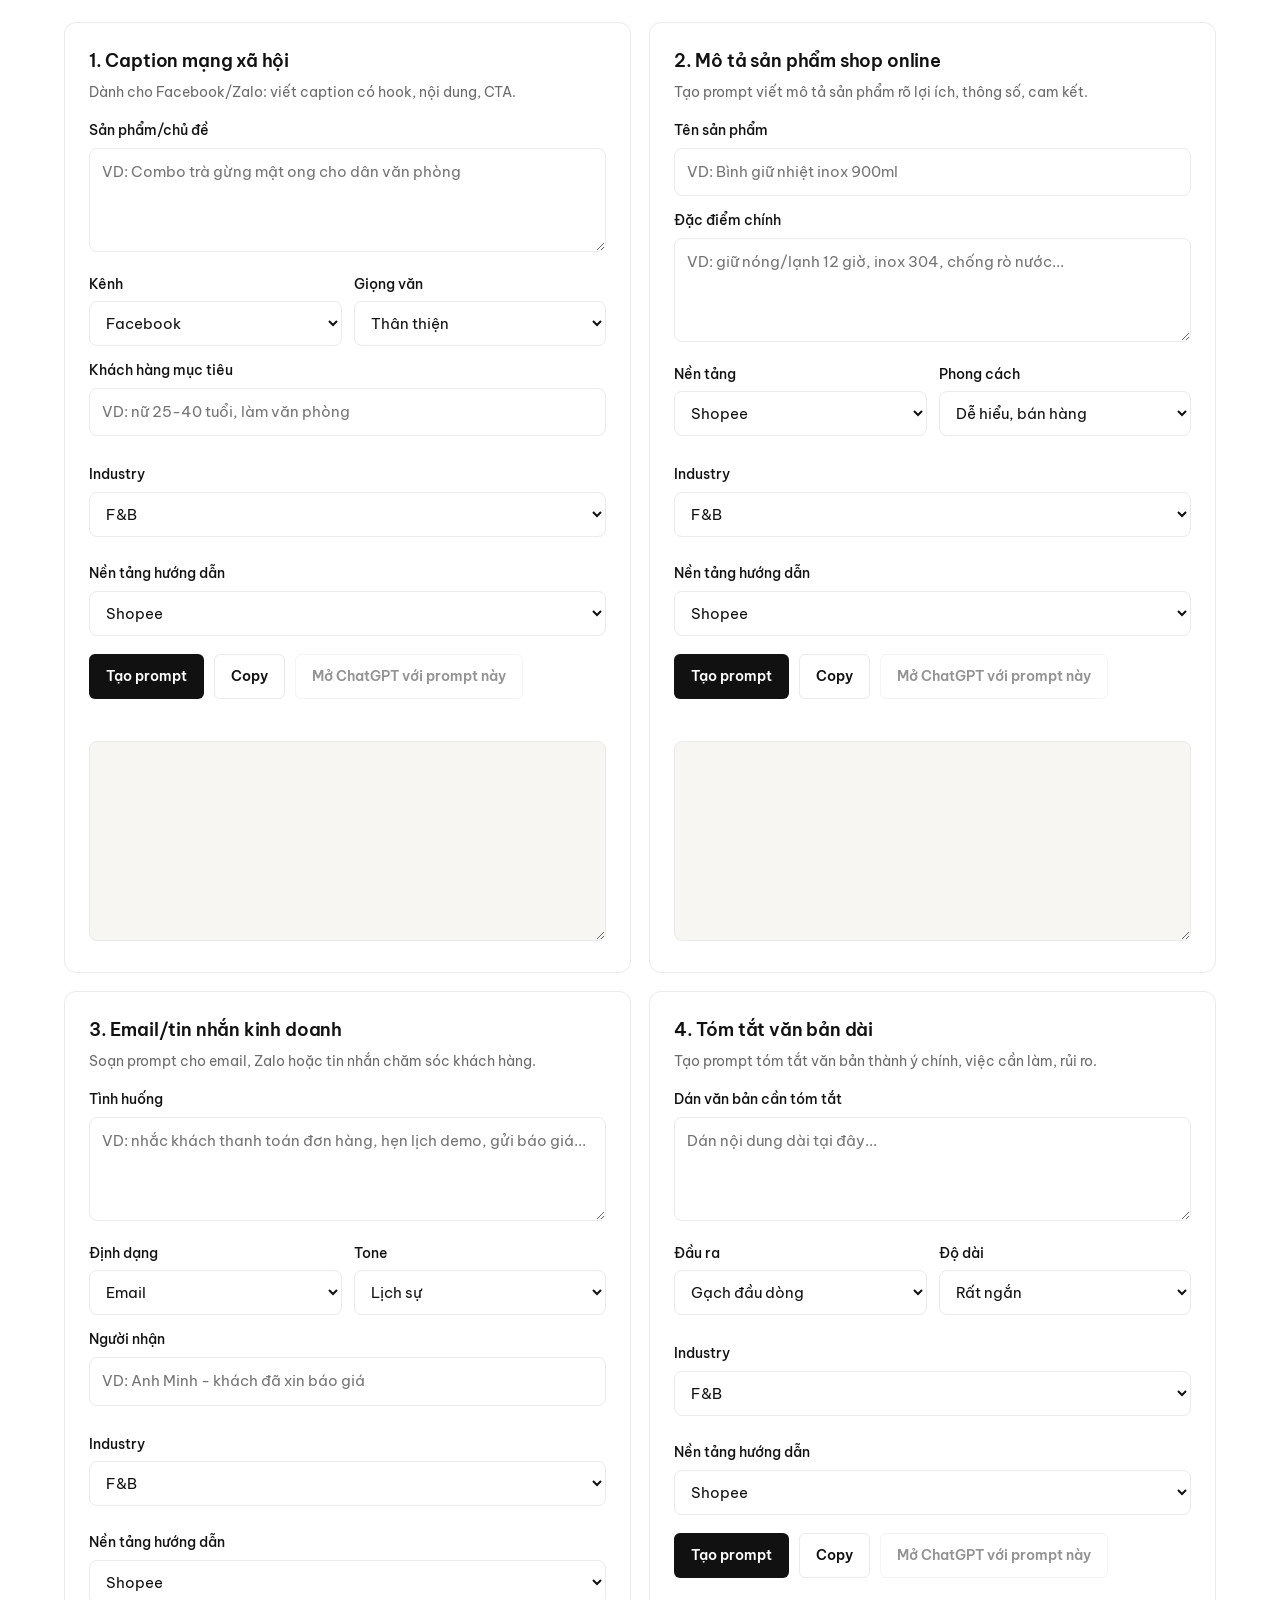
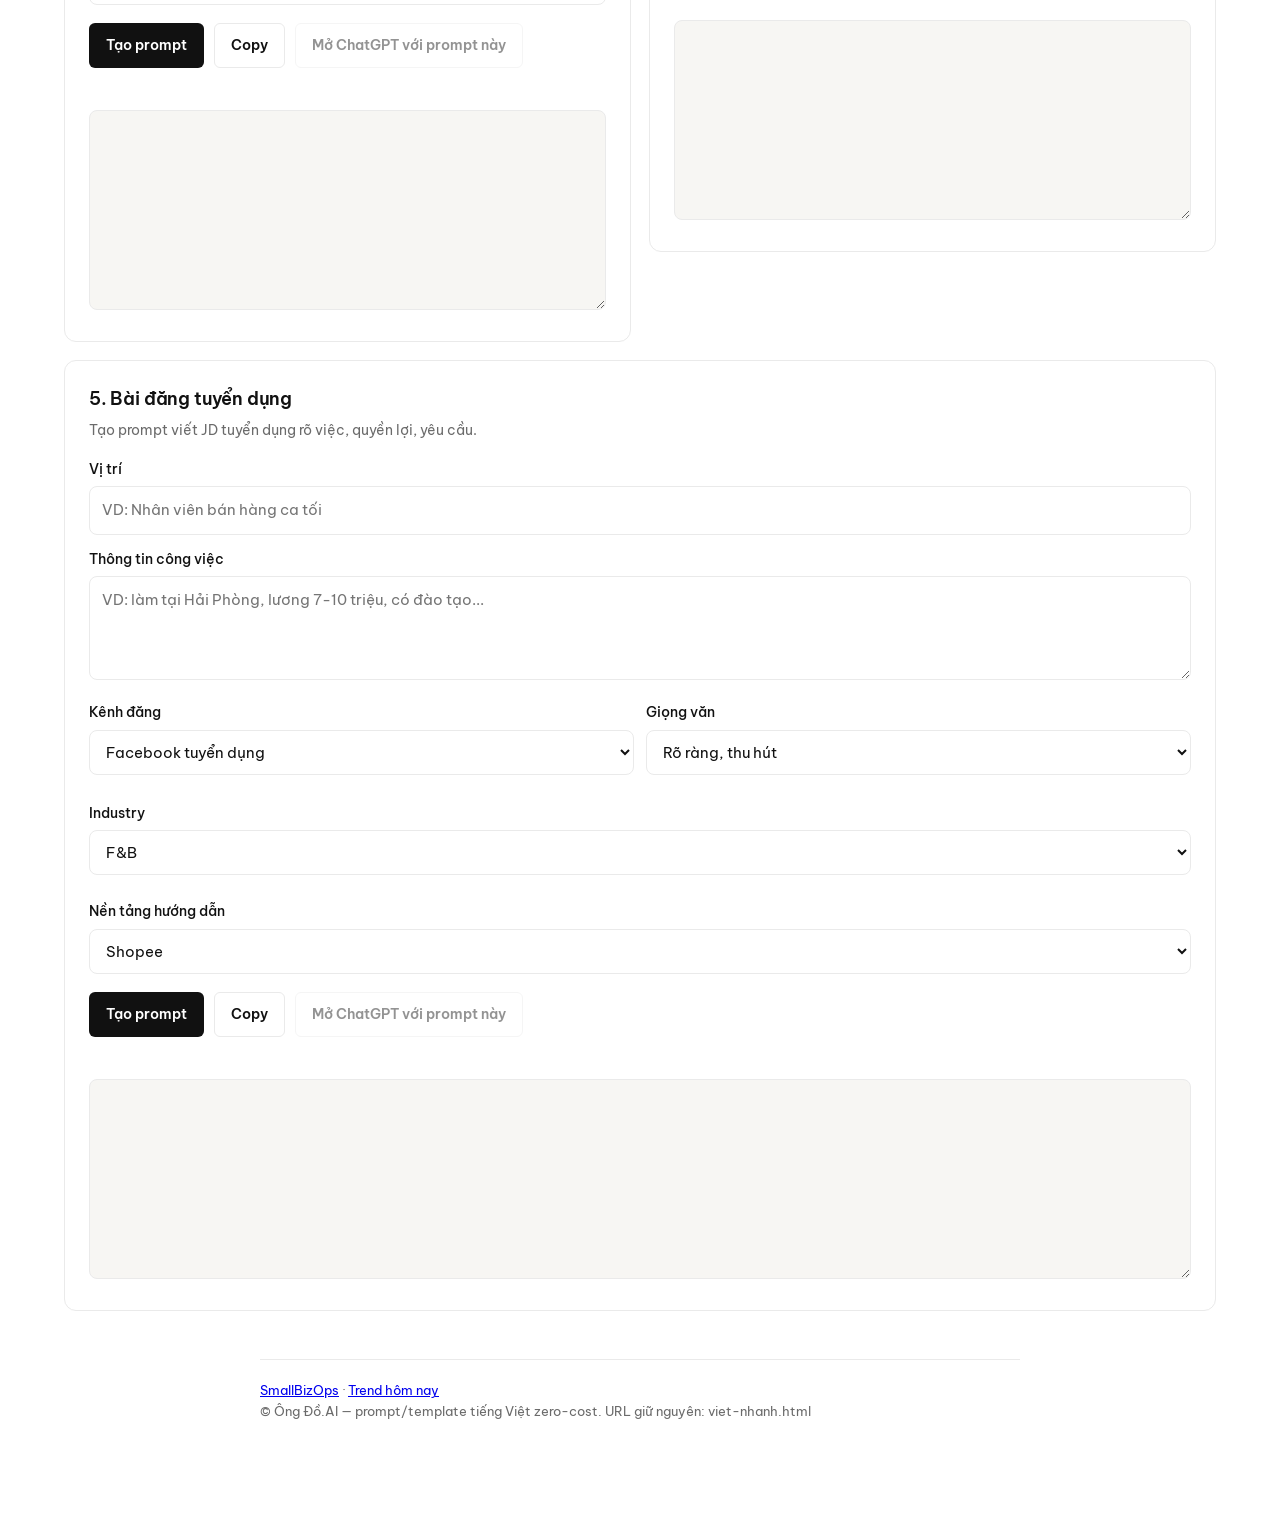
<file: viet-nhanh.html>
<!DOCTYPE html>
<html lang="vi">
<head>
  <meta charset="UTF-8" />
  <meta name="viewport" content="width=device-width, initial-scale=1.0" />
  <title>Ông Đồ.AI — viết content bán hàng tiếng Việt nhanh hơn</title>
  <meta name="description" content="Ông Đồ.AI là bộ prompt/template tiếng Việt cho chủ shop và small business: viết caption, mô tả sản phẩm, bài kinh doanh, tin tuyển dụng và tóm tắt văn bản. Không đăng ký, không gửi dữ liệu lên server." />
  <meta property="og:title" content="Ông Đồ.AI — trợ lý viết tiếng Việt" />
  <meta property="og:description" content="Viết content bán hàng tiếng Việt nhanh hơn bằng prompt/template tĩnh. Không API, không đăng nhập." />
  <meta property="og:type" content="website" />
  <link rel="preconnect" href="https://fonts.googleapis.com" />
  <link rel="preconnect" href="https://fonts.gstatic.com" crossorigin />
  <link href="https://fonts.googleapis.com/css2?family=Be+Vietnam+Pro:wght@400;500;600;700&display=swap" rel="stylesheet" />
  <style>
    :root{
      --bg:#FFFFFF; --surface:#F7F6F3; --ink:#111111; --muted:#6b6b6b;
      --border:#EAEAEA; --accent:#111111; --ok:#1a7a3c; --err:#b42318;
      --radius:12px; --radius-sm:8px; --radius-btn:6px;
      --ease:cubic-bezier(0.16,1,0.3,1);
      --font:"Be Vietnam Pro",ui-sans-serif,system-ui,-apple-system,"Segoe UI",sans-serif;
    }
    *{box-sizing:border-box}
    html{scroll-behavior:smooth}
    body{margin:0;min-height:100dvh;font-family:var(--font);background:var(--bg);color:var(--ink);line-height:1.6;-webkit-font-smoothing:antialiased;font-size:16px}
    .wrap{width:min(1200px,100%);margin:0 auto;padding:40px 20px 80px}
    header{max-width:760px;margin:0 auto;padding:24px 0 12px}
    .badge{display:inline-flex;gap:8px;align-items:center;padding:6px 12px;border:1px solid var(--border);border-radius:999px;background:var(--surface);color:var(--muted);font-weight:600;font-size:.72rem;text-transform:uppercase;letter-spacing:.06em}
    h1{margin:18px 0 10px;font-size:clamp(2.2rem,6vw,3.6rem);letter-spacing:-.03em;line-height:1.05;font-weight:700}
    .subtitle{margin:0;color:var(--muted);font-size:clamp(1rem,2.4vw,1.18rem);line-height:1.5}
    .notice{margin:22px 0 0;padding:14px 16px;border:1px solid var(--border);border-radius:var(--radius);background:var(--surface);color:var(--muted);font-size:.92rem}
    .grid{display:grid;gap:18px;margin-top:36px}
    .card{background:var(--bg);border:1px solid var(--border);border-radius:var(--radius);padding:24px}
    .card h2{margin:0 0 6px;font-size:1.1rem;letter-spacing:-.01em;font-weight:600}
    .hint{margin:0 0 16px;color:var(--muted);font-size:.9rem}
    label{display:block;margin:14px 0 6px;color:var(--ink);font-weight:500;font-size:.85rem}
    input,select,textarea{width:100%;border:1px solid var(--border);border-radius:var(--radius-sm);background:var(--bg);color:var(--ink);padding:11px 12px;font:inherit;font-size:.95rem;outline:none;transition:border-color .18s var(--ease),box-shadow .18s var(--ease)}
    input:hover,select:hover,textarea:hover{border-color:#d6d6d6}
    input:focus,select:focus,textarea:focus{border-color:var(--ink);box-shadow:0 0 0 3px rgba(17,17,17,.08)}
    textarea{min-height:104px;resize:vertical}
    .result{min-height:200px;margin-top:14px;white-space:pre-wrap;background:var(--surface);font-size:.9rem}
    .row{display:grid;gap:12px}
    .actions{display:flex;gap:10px;align-items:center;flex-wrap:wrap;margin-top:18px}
    button{border:1px solid transparent;border-radius:var(--radius-btn);padding:10px 16px;font:inherit;font-weight:600;font-size:.9rem;cursor:pointer;transition:transform .12s var(--ease),background-color .18s var(--ease),border-color .18s var(--ease)}
    button:focus-visible{outline:none;box-shadow:0 0 0 3px rgba(17,17,17,.18)}
    .generate{background:var(--ink);color:#fff}
    .generate:hover{background:#2b2b2b}
    .generate:active{transform:translateY(1px)}
    .secondary{background:var(--bg);color:var(--ink);border:1px solid var(--border)}
    .secondary:hover{background:var(--surface);border-color:#d6d6d6}
    .secondary:active{transform:translateY(1px)}
    .secondary[disabled]{opacity:.45;cursor:not-allowed}
    .status{color:var(--muted);font-size:.85rem;min-height:1.3em;margin-top:10px}
    .status.ok{color:var(--ok)}
    .status.error{color:var(--err)}
    footer{max-width:760px;margin:48px auto 0;color:var(--muted);font-size:.82rem;border-top:1px solid var(--border);padding-top:20px}

    .hero-actions{display:flex;gap:10px;flex-wrap:wrap;margin-top:22px}
    .link-btn{display:inline-flex;align-items:center;justify-content:center;border:1px solid var(--ink);border-radius:var(--radius-btn);padding:10px 16px;text-decoration:none;font-weight:600;font-size:.9rem;background:var(--ink);color:#fff}
    .link-btn.secondary-link{background:var(--bg);color:var(--ink);border-color:var(--border)}
    .metrics{display:grid;grid-template-columns:repeat(2,minmax(0,1fr));gap:10px;margin:22px 0 0;padding:0;list-style:none}
    .metrics li{border:1px solid var(--border);border-radius:var(--radius-sm);padding:12px;background:var(--surface)}
    .metrics strong{display:block;font-size:1.15rem;color:var(--ink)}
    .section{margin-top:36px}
    .section-head{max-width:760px;margin:0 auto 16px}
    .section-head h2{margin:0 0 6px;font-size:1.55rem;letter-spacing:-.02em}
    .section-head p{margin:0;color:var(--muted)}
    .mini-grid{display:grid;gap:14px}
    .mini-card{border:1px solid var(--border);border-radius:var(--radius);padding:18px;background:var(--bg)}
    .mini-card h3{margin:0 0 6px;font-size:1rem}.mini-card p{margin:0;color:var(--muted);font-size:.9rem}
    .table-wrap{overflow-x:auto;border:1px solid var(--border);border-radius:var(--radius);background:var(--bg)}
    table{width:100%;border-collapse:collapse;font-size:.92rem}th,td{padding:12px 14px;text-align:left;border-bottom:1px solid var(--border);vertical-align:top}tr:last-child td{border-bottom:0}th{background:var(--surface);font-weight:600}
    @media(min-width:768px){
      .wrap{padding:56px 24px 96px}
      .grid{grid-template-columns:repeat(2,minmax(0,1fr));align-items:start}
      .row.two{grid-template-columns:1fr 1fr}
      .card.feature{grid-column:span 2}
      .mini-grid{grid-template-columns:repeat(4,minmax(0,1fr))}
      .metrics{grid-template-columns:repeat(5,minmax(0,1fr))}
    }
    @media(max-width:767px){
      .wrap{padding:32px 16px 64px}
      .card{padding:18px}
      .actions button,.hero-actions a{flex:1 1 auto}
      .metrics{grid-template-columns:1fr}
    }
  </style>
</head>
<body>
  <main class="wrap">
    <header>
      <span class="badge">Không API · Không đăng nhập · Copy dùng ngay</span>
      <h1>Ông Đồ.AI — viết content bán hàng tiếng Việt nhanh hơn</h1>
      <p class="subtitle">Bộ prompt/template tiếng Việt cho chủ shop, người bán hàng và small business: tạo caption, mô tả sản phẩm, bài đăng kinh doanh, tin tuyển dụng và tóm tắt văn bản trong vài phút.</p>
      <div class="hero-actions"><a class="link-btn" href="#tools">Dùng miễn phí</a><a class="link-btn secondary-link" href="#tools">Xem công cụ</a><a class="link-btn secondary-link" href="content-formulas.html">Xem công thức</a></div>
      <ul class="metrics" aria-label="Thông tin tin cậy"><li><strong>5</strong>công cụ viết nhanh</li><li><strong>0 API</strong>không gọi AI bên ngoài</li><li><strong>0 đăng nhập</strong>mở trang là dùng</li><li><strong>Local-only</strong>prompt tạo trên trình duyệt</li><li><strong>v1 → v4</strong>roadmap nội dung rõ ràng</li></ul>
      <p class="notice">MVP zero-cost: không cần API key, không gọi external AI API. Mọi xử lý chạy ngay trên trình duyệt của bạn.</p>
    </header>

    <section class="section" id="roadmap" aria-label="Roadmap phiên bản Ông Đồ.AI"><div class="section-head"><h2>Roadmap nội dung: từ gọn nhẹ đến sát nền tảng</h2><p>Không hứa claim chưa có dữ liệu; chỉ ghi rõ những gì đang có và hướng phát triển tiếp theo.</p></div><div class="mini-grid"><article class="mini-card"><h3>v1 — Gọn nhẹ</h3><p>5 công cụ cơ bản, copy prompt và mở ChatGPT. Phù hợp khi cần viết nhanh, không setup.</p></article><article class="mini-card"><h3>v2 — Có công thức</h3><p>Thêm AIDA, PAS, FAB và các khung viết basic để output có cấu trúc hơn.</p></article><article class="mini-card"><h3>v3 — Theo ngành</h3><p>Preset cho nhà thuốc, mỹ phẩm, F&B, thời trang, mẹ & bé, B2B và dịch vụ địa phương.</p></article><article class="mini-card"><h3>v4 — Theo nền tảng</h3><p>Format riêng cho Facebook, TikTok, Shopee, Zalo, LinkedIn, website và email/DM.</p></article></div></section>

    <section class="section" id="choose" aria-label="Chọn cách viết phù hợp"><div class="section-head"><h2>Chọn cách viết phù hợp</h2><p>Bắt đầu nhanh với v1, rồi nâng dần khi cần bài viết có công thức, sát ngành hoặc đúng format kênh đăng.</p></div><div class="table-wrap"><table><thead><tr><th>Chế độ</th><th>Phù hợp khi</th><th>Output</th></tr></thead><tbody><tr><td>Nhanh</td><td>Cần bài đăng ngay</td><td>Prompt gọn, dễ copy</td></tr><tr><td>Có công thức</td><td>Cần nội dung thuyết phục hơn</td><td>AIDA / PAS / FAB / 4P</td></tr><tr><td>Theo ngành</td><td>Bán trong ngành cụ thể</td><td>Ngôn ngữ sát thị trường</td></tr><tr><td>Theo nền tảng</td><td>Đăng Facebook, TikTok, Shopee, Zalo</td><td>Đúng format từng kênh</td></tr></tbody></table></div></section>


    <section class="section" id="formulaCatalog"><div class="section-head"><h2>14 công thức content</h2><p>Mỗi công thức có ví dụ nhanh cho F&amp;B, Beauty, Retail.</p></div><div class="mini-grid"><article class="mini-card formula-item"><h3>1. AIDA</h3><p>Mô tả ngắn: khung viết giúp nội dung rõ ý, dễ kiểm soát claim và có CTA phù hợp.</p><p><strong>F&amp;B:</strong> AIDA cho combo đồ uống/trà/cafe.</p><p><strong>Beauty:</strong> AIDA cho sản phẩm chăm sóc da/tóc.</p><p><strong>Retail:</strong> AIDA cho sản phẩm shop bán lẻ.</p></article><article class="mini-card formula-item"><h3>2. PAS</h3><p>Mô tả ngắn: khung viết giúp nội dung rõ ý, dễ kiểm soát claim và có CTA phù hợp.</p><p><strong>F&amp;B:</strong> PAS cho combo đồ uống/trà/cafe.</p><p><strong>Beauty:</strong> PAS cho sản phẩm chăm sóc da/tóc.</p><p><strong>Retail:</strong> PAS cho sản phẩm shop bán lẻ.</p></article><article class="mini-card formula-item"><h3>3. Before-After-Bridge</h3><p>Mô tả ngắn: khung viết giúp nội dung rõ ý, dễ kiểm soát claim và có CTA phù hợp.</p><p><strong>F&amp;B:</strong> Before-After-Bridge cho combo đồ uống/trà/cafe.</p><p><strong>Beauty:</strong> Before-After-Bridge cho sản phẩm chăm sóc da/tóc.</p><p><strong>Retail:</strong> Before-After-Bridge cho sản phẩm shop bán lẻ.</p></article><article class="mini-card formula-item"><h3>4. 4P</h3><p>Mô tả ngắn: khung viết giúp nội dung rõ ý, dễ kiểm soát claim và có CTA phù hợp.</p><p><strong>F&amp;B:</strong> 4P cho combo đồ uống/trà/cafe.</p><p><strong>Beauty:</strong> 4P cho sản phẩm chăm sóc da/tóc.</p><p><strong>Retail:</strong> 4P cho sản phẩm shop bán lẻ.</p></article><article class="mini-card formula-item"><h3>5. FAB</h3><p>Mô tả ngắn: khung viết giúp nội dung rõ ý, dễ kiểm soát claim và có CTA phù hợp.</p><p><strong>F&amp;B:</strong> FAB cho combo đồ uống/trà/cafe.</p><p><strong>Beauty:</strong> FAB cho sản phẩm chăm sóc da/tóc.</p><p><strong>Retail:</strong> FAB cho sản phẩm shop bán lẻ.</p></article><article class="mini-card formula-item"><h3>6. Storytelling</h3><p>Mô tả ngắn: khung viết giúp nội dung rõ ý, dễ kiểm soát claim và có CTA phù hợp.</p><p><strong>F&amp;B:</strong> Storytelling cho combo đồ uống/trà/cafe.</p><p><strong>Beauty:</strong> Storytelling cho sản phẩm chăm sóc da/tóc.</p><p><strong>Retail:</strong> Storytelling cho sản phẩm shop bán lẻ.</p></article><article class="mini-card formula-item"><h3>7. Testimonial</h3><p>Mô tả ngắn: khung viết giúp nội dung rõ ý, dễ kiểm soát claim và có CTA phù hợp.</p><p><strong>F&amp;B:</strong> Testimonial cho combo đồ uống/trà/cafe.</p><p><strong>Beauty:</strong> Testimonial cho sản phẩm chăm sóc da/tóc.</p><p><strong>Retail:</strong> Testimonial cho sản phẩm shop bán lẻ.</p></article><article class="mini-card formula-item"><h3>8. Comparison</h3><p>Mô tả ngắn: khung viết giúp nội dung rõ ý, dễ kiểm soát claim và có CTA phù hợp.</p><p><strong>F&amp;B:</strong> Comparison cho combo đồ uống/trà/cafe.</p><p><strong>Beauty:</strong> Comparison cho sản phẩm chăm sóc da/tóc.</p><p><strong>Retail:</strong> Comparison cho sản phẩm shop bán lẻ.</p></article><article class="mini-card formula-item"><h3>9. Offer Stack</h3><p>Mô tả ngắn: khung viết giúp nội dung rõ ý, dễ kiểm soát claim và có CTA phù hợp.</p><p><strong>F&amp;B:</strong> Offer Stack cho combo đồ uống/trà/cafe.</p><p><strong>Beauty:</strong> Offer Stack cho sản phẩm chăm sóc da/tóc.</p><p><strong>Retail:</strong> Offer Stack cho sản phẩm shop bán lẻ.</p></article><article class="mini-card formula-item"><h3>10. FAQ Content</h3><p>Mô tả ngắn: khung viết giúp nội dung rõ ý, dễ kiểm soát claim và có CTA phù hợp.</p><p><strong>F&amp;B:</strong> FAQ Content cho combo đồ uống/trà/cafe.</p><p><strong>Beauty:</strong> FAQ Content cho sản phẩm chăm sóc da/tóc.</p><p><strong>Retail:</strong> FAQ Content cho sản phẩm shop bán lẻ.</p></article><article class="mini-card formula-item"><h3>11. Problem-Solution</h3><p>Mô tả ngắn: khung viết giúp nội dung rõ ý, dễ kiểm soát claim và có CTA phù hợp.</p><p><strong>F&amp;B:</strong> Problem-Solution cho combo đồ uống/trà/cafe.</p><p><strong>Beauty:</strong> Problem-Solution cho sản phẩm chăm sóc da/tóc.</p><p><strong>Retail:</strong> Problem-Solution cho sản phẩm shop bán lẻ.</p></article><article class="mini-card formula-item"><h3>12. How-to Guide</h3><p>Mô tả ngắn: khung viết giúp nội dung rõ ý, dễ kiểm soát claim và có CTA phù hợp.</p><p><strong>F&amp;B:</strong> How-to Guide cho combo đồ uống/trà/cafe.</p><p><strong>Beauty:</strong> How-to Guide cho sản phẩm chăm sóc da/tóc.</p><p><strong>Retail:</strong> How-to Guide cho sản phẩm shop bán lẻ.</p></article><article class="mini-card formula-item"><h3>13. Checklist Content</h3><p>Mô tả ngắn: khung viết giúp nội dung rõ ý, dễ kiểm soát claim và có CTA phù hợp.</p><p><strong>F&amp;B:</strong> Checklist Content cho combo đồ uống/trà/cafe.</p><p><strong>Beauty:</strong> Checklist Content cho sản phẩm chăm sóc da/tóc.</p><p><strong>Retail:</strong> Checklist Content cho sản phẩm shop bán lẻ.</p></article><article class="mini-card formula-item"><h3>14. Objection Handling</h3><p>Mô tả ngắn: khung viết giúp nội dung rõ ý, dễ kiểm soát claim và có CTA phù hợp.</p><p><strong>F&amp;B:</strong> Objection Handling cho combo đồ uống/trà/cafe.</p><p><strong>Beauty:</strong> Objection Handling cho sản phẩm chăm sóc da/tóc.</p><p><strong>Retail:</strong> Objection Handling cho sản phẩm shop bán lẻ.</p></article></div><div class="card" style="margin-top:16px"><h2>Checklist 8 điểm</h2><ol><li>Điểm kiểm tra 1: rõ khách hàng, lợi ích, bằng chứng, CTA và không nói quá.</li><li>Điểm kiểm tra 2: rõ khách hàng, lợi ích, bằng chứng, CTA và không nói quá.</li><li>Điểm kiểm tra 3: rõ khách hàng, lợi ích, bằng chứng, CTA và không nói quá.</li><li>Điểm kiểm tra 4: rõ khách hàng, lợi ích, bằng chứng, CTA và không nói quá.</li><li>Điểm kiểm tra 5: rõ khách hàng, lợi ích, bằng chứng, CTA và không nói quá.</li><li>Điểm kiểm tra 6: rõ khách hàng, lợi ích, bằng chứng, CTA và không nói quá.</li><li>Điểm kiểm tra 7: rõ khách hàng, lợi ích, bằng chứng, CTA và không nói quá.</li><li>Điểm kiểm tra 8: rõ khách hàng, lợi ích, bằng chứng, CTA và không nói quá.</li></ol><h2>6 lỗi cần tránh</h2><ol><li>Lỗi cần tránh 1: claim không có dữ liệu, hứa kết quả tuyệt đối hoặc format rối.</li><li>Lỗi cần tránh 2: claim không có dữ liệu, hứa kết quả tuyệt đối hoặc format rối.</li><li>Lỗi cần tránh 3: claim không có dữ liệu, hứa kết quả tuyệt đối hoặc format rối.</li><li>Lỗi cần tránh 4: claim không có dữ liệu, hứa kết quả tuyệt đối hoặc format rối.</li><li>Lỗi cần tránh 5: claim không có dữ liệu, hứa kết quả tuyệt đối hoặc format rối.</li><li>Lỗi cần tránh 6: claim không có dữ liệu, hứa kết quả tuyệt đối hoặc format rối.</li></ol></div></section>

    <section class="grid section" id="tools" aria-label="5 công cụ Ông Đồ.AI">
      <article class="card">
        <h2>1. Caption mạng xã hội</h2><p class="hint">Dành cho Facebook/Zalo: viết caption có hook, nội dung, CTA.</p>
        <label for="captionTopic">Sản phẩm/chủ đề</label><textarea id="captionTopic" placeholder="VD: Combo trà gừng mật ong cho dân văn phòng"></textarea>
        <div class="row two"><div><label for="captionChannel">Kênh</label><select id="captionChannel"><option>Facebook</option><option>Zalo</option><option>Facebook và Zalo</option></select></div><div><label for="captionTone">Giọng văn</label><select id="captionTone"><option>Thân thiện</option><option>Chuyên nghiệp</option><option>Vui vẻ, gần gũi</option><option>Cao cấp</option></select></div></div>
        <label for="captionAudience">Khách hàng mục tiêu</label><input id="captionAudience" placeholder="VD: nữ 25-40 tuổi, làm văn phòng" />

    <div class="row" style="margin-top:14px">
      <div><label for="captionIndustry">Industry</label><select id="captionIndustry" data-track="industry_selector"><option>F&B</option><option>Beauty</option><option>B2B</option><option>Fashion</option><option>Health</option><option>Education</option><option>Real Estate</option><option>Tech</option><option>Retail</option></select></div>
      <div><label for="captionPlatformGuide">Nền tảng hướng dẫn</label><select id="captionPlatformGuide" data-track="platform_selector"><option>Shopee</option><option>TikTok</option><option>TikTok Shop</option><option>Facebook</option><option>Instagram</option><option>Lazada</option><option>Zalo</option><option>LinkedIn</option><option>YouTube</option><option>Website</option></select></div>
    </div>
        <div class="actions"><button class="generate" onclick="makeCaption()">Tạo prompt</button><button class="secondary" onclick="copyResult('captionResult',this)">Copy</button><button class="secondary" onclick="openChatGPT('captionResult',this)" disabled>Mở ChatGPT với prompt này</button></div><div id="captionStatus" class="status"></div><textarea id="captionResult" class="result" readonly></textarea>
      </article>

      <article class="card">
        <h2>2. Mô tả sản phẩm shop online</h2><p class="hint">Tạo prompt viết mô tả sản phẩm rõ lợi ích, thông số, cam kết.</p>
        <label for="productName">Tên sản phẩm</label><input id="productName" placeholder="VD: Bình giữ nhiệt inox 900ml" />
        <label for="productInfo">Đặc điểm chính</label><textarea id="productInfo" placeholder="VD: giữ nóng/lạnh 12 giờ, inox 304, chống rò nước..."></textarea>
        <div class="row two"><div><label for="productPlatform">Nền tảng</label><select id="productPlatform"><option>Shopee</option><option>Lazada</option><option>TikTok Shop</option><option>Website</option></select></div><div><label for="productStyle">Phong cách</label><select id="productStyle"><option>Dễ hiểu, bán hàng</option><option>Ngắn gọn</option><option>Chi tiết, chuyên nghiệp</option></select></div></div>

    <div class="row" style="margin-top:14px">
      <div><label for="productIndustry">Industry</label><select id="productIndustry" data-track="industry_selector"><option>F&B</option><option>Beauty</option><option>B2B</option><option>Fashion</option><option>Health</option><option>Education</option><option>Real Estate</option><option>Tech</option><option>Retail</option></select></div>
      <div><label for="productPlatformGuide">Nền tảng hướng dẫn</label><select id="productPlatformGuide" data-track="platform_selector"><option>Shopee</option><option>TikTok</option><option>TikTok Shop</option><option>Facebook</option><option>Instagram</option><option>Lazada</option><option>Zalo</option><option>LinkedIn</option><option>YouTube</option><option>Website</option></select></div>
    </div>
        <div class="actions"><button class="generate" onclick="makeProduct()">Tạo prompt</button><button class="secondary" onclick="copyResult('productResult',this)">Copy</button><button class="secondary" onclick="openChatGPT('productResult',this)" disabled>Mở ChatGPT với prompt này</button></div><div id="productStatus" class="status"></div><textarea id="productResult" class="result" readonly></textarea>
      </article>

      <article class="card">
        <h2>3. Email/tin nhắn kinh doanh</h2><p class="hint">Soạn prompt cho email, Zalo hoặc tin nhắn chăm sóc khách hàng.</p>
        <label for="bizSituation">Tình huống</label><textarea id="bizSituation" placeholder="VD: nhắc khách thanh toán đơn hàng, hẹn lịch demo, gửi báo giá..."></textarea>
        <div class="row two"><div><label for="bizType">Định dạng</label><select id="bizType"><option>Email</option><option>Tin nhắn Zalo</option><option>Tin nhắn SMS</option></select></div><div><label for="bizTone">Tone</label><select id="bizTone"><option>Lịch sự</option><option>Thân thiện</option><option>Chuyên nghiệp</option><option>Khẩn nhưng mềm mại</option></select></div></div>
        <label for="bizRecipient">Người nhận</label><input id="bizRecipient" placeholder="VD: Anh Minh - khách đã xin báo giá" />

    <div class="row" style="margin-top:14px">
      <div><label for="bizIndustry">Industry</label><select id="bizIndustry" data-track="industry_selector"><option>F&B</option><option>Beauty</option><option>B2B</option><option>Fashion</option><option>Health</option><option>Education</option><option>Real Estate</option><option>Tech</option><option>Retail</option></select></div>
      <div><label for="bizPlatformGuide">Nền tảng hướng dẫn</label><select id="bizPlatformGuide" data-track="platform_selector"><option>Shopee</option><option>TikTok</option><option>TikTok Shop</option><option>Facebook</option><option>Instagram</option><option>Lazada</option><option>Zalo</option><option>LinkedIn</option><option>YouTube</option><option>Website</option></select></div>
    </div>
        <div class="actions"><button class="generate" onclick="makeBiz()">Tạo prompt</button><button class="secondary" onclick="copyResult('bizResult',this)">Copy</button><button class="secondary" onclick="openChatGPT('bizResult',this)" disabled>Mở ChatGPT với prompt này</button></div><div id="bizStatus" class="status"></div><textarea id="bizResult" class="result" readonly></textarea>
      </article>

      <article class="card">
        <h2>4. Tóm tắt văn bản dài</h2><p class="hint">Tạo prompt tóm tắt văn bản thành ý chính, việc cần làm, rủi ro.</p>
        <label for="summaryText">Dán văn bản cần tóm tắt</label><textarea id="summaryText" placeholder="Dán nội dung dài tại đây..."></textarea>
        <div class="row two"><div><label for="summaryFormat">Đầu ra</label><select id="summaryFormat"><option>Gạch đầu dòng</option><option>Bảng tóm tắt</option><option>Executive summary</option></select></div><div><label for="summaryLength">Độ dài</label><select id="summaryLength"><option>Rất ngắn</option><option>Vừa đủ</option><option>Chi tiết</option></select></div></div>

    <div class="row" style="margin-top:14px">
      <div><label for="summaryIndustry">Industry</label><select id="summaryIndustry" data-track="industry_selector"><option>F&B</option><option>Beauty</option><option>B2B</option><option>Fashion</option><option>Health</option><option>Education</option><option>Real Estate</option><option>Tech</option><option>Retail</option></select></div>
      <div><label for="summaryPlatformGuide">Nền tảng hướng dẫn</label><select id="summaryPlatformGuide" data-track="platform_selector"><option>Shopee</option><option>TikTok</option><option>TikTok Shop</option><option>Facebook</option><option>Instagram</option><option>Lazada</option><option>Zalo</option><option>LinkedIn</option><option>YouTube</option><option>Website</option></select></div>
    </div>
        <div class="actions"><button class="generate" onclick="makeSummary()">Tạo prompt</button><button class="secondary" onclick="copyResult('summaryResult',this)">Copy</button><button class="secondary" onclick="openChatGPT('summaryResult',this)" disabled>Mở ChatGPT với prompt này</button></div><div id="summaryStatus" class="status"></div><textarea id="summaryResult" class="result" readonly></textarea>
      </article>

      <article class="card feature">
        <h2>5. Bài đăng tuyển dụng</h2><p class="hint">Tạo prompt viết JD tuyển dụng rõ việc, quyền lợi, yêu cầu.</p>
        <label for="jobTitle">Vị trí</label><input id="jobTitle" placeholder="VD: Nhân viên bán hàng ca tối" />
        <label for="jobInfo">Thông tin công việc</label><textarea id="jobInfo" placeholder="VD: làm tại Hải Phòng, lương 7-10 triệu, có đào tạo..."></textarea>
        <div class="row two"><div><label for="jobChannel">Kênh đăng</label><select id="jobChannel"><option>Facebook tuyển dụng</option><option>Zalo nhóm</option><option>Website công ty</option></select></div><div><label for="jobTone">Giọng văn</label><select id="jobTone"><option>Rõ ràng, thu hút</option><option>Trẻ trung</option><option>Chuyên nghiệp</option></select></div></div>

    <div class="row" style="margin-top:14px">
      <div><label for="jobIndustry">Industry</label><select id="jobIndustry" data-track="industry_selector"><option>F&B</option><option>Beauty</option><option>B2B</option><option>Fashion</option><option>Health</option><option>Education</option><option>Real Estate</option><option>Tech</option><option>Retail</option></select></div>
      <div><label for="jobPlatformGuide">Nền tảng hướng dẫn</label><select id="jobPlatformGuide" data-track="platform_selector"><option>Shopee</option><option>TikTok</option><option>TikTok Shop</option><option>Facebook</option><option>Instagram</option><option>Lazada</option><option>Zalo</option><option>LinkedIn</option><option>YouTube</option><option>Website</option></select></div>
    </div>
        <div class="actions"><button class="generate" onclick="makeJob()">Tạo prompt</button><button class="secondary" onclick="copyResult('jobResult',this)">Copy</button><button class="secondary" onclick="openChatGPT('jobResult',this)" disabled>Mở ChatGPT với prompt này</button></div><div id="jobStatus" class="status"></div><textarea id="jobResult" class="result" readonly></textarea>
      </article>
    </section>
    <footer><a data-track="cta_ongdo_home" href="./?utm_source=smallbizops&utm_medium=ongdo_page&utm_campaign=day2_growth&utm_content=back_home">SmallBizOps</a> · <a data-track="cta_ongdo_trend" href="trend.html?utm_source=smallbizops&utm_medium=ongdo_page&utm_campaign=day2_growth&utm_content=trend_from_ongdo">Trend hôm nay</a><br>© Ông Đồ.AI — prompt/template tiếng Việt zero-cost. URL giữ nguyên: viet-nhanh.html</footer>
  </main>
<script>
  const $=id=>document.getElementById(id); const v=id=>$(id).value.trim();
  // map result id -> openChatGPT button (the 3rd button in the same .actions row)
  function gptBtnFor(resultId){
    const ta=$(resultId); if(!ta) return null;
    const card=ta.closest('.card'); if(!card) return null;
    const btns=card.querySelectorAll('.actions button');
    return btns.length?btns[btns.length-1]:null;
  }
  function out(id,statusId,text){
    $(id).value=text.trim();
    $(statusId).textContent='Đã tạo prompt. Copy sang ChatGPT hoặc bấm "Mở ChatGPT với prompt này".';
    $(statusId).className='status ok';
    const b=gptBtnFor(id); if(b) b.disabled=false;
  }
  function need(fields,statusId){for(const [id,name] of fields){if(!v(id)){ $(statusId).textContent='Vui lòng nhập: '+name; $(statusId).className='status error'; return false }} return true}

const INDUSTRY_CONTEXT={
  'F&B':'Industry context: food and beverage. Mention taste, freshness, ingredients, occasions, ordering or booking details when relevant.',
  'Beauty':'Industry context: beauty. Mention skin/hair concern, routine fit, ingredients only if provided, usage notes, and avoid medical claims.',
  'B2B':'Industry context: B2B. Mention business pain point, operational benefit, proof requested, decision process, and next step.',
  'Fashion':'Industry context: fashion. Mention style, fit, material, occasions, sizing notes, and styling ideas.',
  'Health':'Industry context: health/wellness. Keep claims careful, suggest consulting professionals when needed, focus on support and usage context.',
  'Education':'Industry context: education. Mention learner level, outcome, curriculum/format, schedule, and enrollment next step.',
  'Real Estate':'Industry context: real estate. Mention location, property type, key amenities, viewing/consultation CTA, and avoid investment guarantees.',
  'Tech':'Industry context: technology. Mention use case, key features, setup, compatibility, security/privacy where relevant.',
  'Retail':'Industry context: retail. Mention product range, value, availability, store/online purchase path, and customer service.'
};
const PLATFORM_CONTEXT={
  'Shopee':'Platform format: marketplace listing. Use searchable title words, concise bullets, specs, shipping/return notes if provided, and clear buy CTA.',
  'TikTok':'Platform format: short-video caption/script. Use a quick hook, simple scene idea, short lines, CTA, and 3-5 relevant hashtags.',
  'TikTok Shop':'Platform format: social-commerce listing/live caption. Combine product benefit, key specs, offer details if provided, and shop CTA.',
  'Facebook':'Platform format: feed post. Use hook, 2-4 short paragraphs, soft CTA, and optional local/community angle.',
  'Instagram':'Platform format: visual caption. Use first-line hook, concise value, line breaks, CTA, and 3-5 relevant hashtags.',
  'Lazada':'Platform format: marketplace listing. Use benefit-led title, bullets, specs, warranty/return notes if provided, and clear CTA.',
  'Zalo':'Platform format: direct/local message. Keep concise, polite, practical, with clear contact/order next step.',
  'LinkedIn':'Platform format: professional post. Use clear business insight, credibility, practical takeaway, and conversation CTA.',
  'YouTube':'Platform format: video title/description. Include searchable title angle, short description, key points, CTA, and chapters if relevant.',
  'Website':'Platform format: website copy. Use headline, subheadline, benefits, proof placeholders, FAQ/CTA, and skimmable sections.'
};
function ctx(id,map){const el=document.getElementById(id);return el&&map[el.value]?map[el.value]:''}

  const prefix='Bạn là Ông Đồ.AI — trợ lý viết tiếng Việt. Hãy trả lời bằng tiếng Việt tự nhiên, rõ ràng, có thể dùng ngay.';
  function makeCaption(){if(!need([['captionTopic','sản phẩm/chủ đề']], 'captionStatus'))return; out('captionResult','captionStatus',`${prefix}\n${ctx('captionIndustry',INDUSTRY_CONTEXT)}\n${ctx('captionPlatformGuide',PLATFORM_CONTEXT)}\n\nNhiệm vụ: Viết 3 phương án caption cho ${v('captionChannel')} về: "${v('captionTopic')}".\nKhách hàng mục tiêu: ${v('captionAudience')||'chưa rõ, hãy giả định hợp lý'}.\nGiọng văn: ${v('captionTone')}.\nYêu cầu mỗi phương án gồm:\n1) Hook 1 câu đầu thu hút\n2) Nội dung 3-5 câu nêu lợi ích cụ thể\n3) CTA mềm mại\n4) 5 hashtag tiếng Việt phù hợp\nTránh nói quá, tránh từ ngữ vi phạm chính sách quảng cáo.`)}
  function makeProduct(){if(!need([['productName','tên sản phẩm'],['productInfo','đặc điểm chính']], 'productStatus'))return; out('productResult','productStatus',`${prefix}\n${ctx('productIndustry',INDUSTRY_CONTEXT)}\n${ctx('productPlatformGuide',PLATFORM_CONTEXT)}\n\nNhiệm vụ: Viết mô tả sản phẩm shop online cho ${v('productPlatform')}.\nTên sản phẩm: ${v('productName')}\nĐặc điểm: ${v('productInfo')}\nPhong cách: ${v('productStyle')}.\nĐầu ra gồm:\n- Tiêu đề sản phẩm tối ưu tìm kiếm\n- Mô tả ngắn 2-3 câu\n- 5 lợi ích chính dạng bullet\n- Thông số/điểm nổi bật\n- Hướng dẫn sử dụng/bảo quản nếu phù hợp\n- Cam kết và CTA đặt hàng\nViết trung thực, dễ hiểu, không phóng đại.`)}
  function makeBiz(){if(!need([['bizSituation','tình huống']], 'bizStatus'))return; out('bizResult','bizStatus',`${prefix}\n${ctx('bizIndustry',INDUSTRY_CONTEXT)}\n${ctx('bizPlatformGuide',PLATFORM_CONTEXT)}\n\nNhiệm vụ: Soạn ${v('bizType')} kinh doanh bằng tiếng Việt.\nTình huống: ${v('bizSituation')}\nNgười nhận: ${v('bizRecipient')||'khách hàng/đối tác'}.\nTone: ${v('bizTone')}.\nYêu cầu:\n- Mở đầu lịch sự\n- Nội dung chính rõ trong 3-6 câu\n- Có bước tiếp theo cụ thể\n- Kết thúc chuyên nghiệp\n- Nếu là email, thêm tiêu đề email; nếu là tin nhắn, viết ngắn gọn phù hợp Zalo/SMS.`)}
  function makeSummary(){if(!need([['summaryText','văn bản cần tóm tắt']], 'summaryStatus'))return; out('summaryResult','summaryStatus',`${prefix}\n${ctx('summaryIndustry',INDUSTRY_CONTEXT)}\n${ctx('summaryPlatformGuide',PLATFORM_CONTEXT)}\n\nNhiệm vụ: Tóm tắt văn bản sau theo dạng ${v('summaryFormat')}, độ dài ${v('summaryLength')}.\nYêu cầu đầu ra gồm:\n1) Ý chính\n2) Số liệu/tên riêng/ngày tháng quan trọng nếu có\n3) Việc cần làm tiếp theo\n4) Rủi ro hoặc điểm cần chú ý\n\nVăn bản cần tóm tắt:\n"""\n${v('summaryText')}\n"""`)}
  function makeJob(){if(!need([['jobTitle','vị trí'],['jobInfo','thông tin công việc']], 'jobStatus'))return; out('jobResult','jobStatus',`${prefix}\n${ctx('jobIndustry',INDUSTRY_CONTEXT)}\n${ctx('jobPlatformGuide',PLATFORM_CONTEXT)}\n\nNhiệm vụ: Viết bài đăng tuyển dụng cho kênh ${v('jobChannel')}.\nVị trí: ${v('jobTitle')}\nThông tin: ${v('jobInfo')}\nGiọng văn: ${v('jobTone')}.\nĐầu ra gồm:\n- Tiêu đề tuyển dụng thu hút\n- Mô tả công việc\n- Yêu cầu ứng viên\n- Quyền lợi\n- Thời gian/địa điểm nếu có\n- Cách ứng tuyển và CTA\nViết rõ ràng, không phân biệt đối xử, phù hợp thị trường Việt Nam.`)}
  async function copyResult(id,btn){const text=$(id).value;if(!text.trim())return; try{await navigator.clipboard.writeText(text);}catch(e){const t=$(id);t.removeAttribute('readonly');t.select();document.execCommand('copy');t.setAttribute('readonly','');} const old=btn.textContent; btn.textContent='Đã copy'; setTimeout(()=>btn.textContent=old,1200)}
  // Open ChatGPT with prompt prefilled via ?q= (safe encode). chatgpt.com supports ?q= prefill.
  // If prompt too long for a URL, fall back to copy + open plain ChatGPT.
  async function openChatGPT(id,btn){
    const text=$(id).value.trim(); if(!text) return;
    const encoded=encodeURIComponent(text);
    const MAX_URL=6000; // keep well under browser URL limits
    if(encoded.length<=MAX_URL){
      window.open('https://chatgpt.com/?q='+encoded,'_blank','noopener');
    }else{
      try{await navigator.clipboard.writeText(text);}catch(e){}
      window.open('https://chatgpt.com/','_blank','noopener');
      const st=$(id.replace('Result','Status'));
      if(st){st.textContent='Prompt dài: đã copy vào clipboard, hãy dán (Ctrl/Cmd+V) vào ChatGPT.';st.className='status ok';}
    }
    const old=btn.textContent; btn.textContent='Đang mở…'; setTimeout(()=>btn.textContent=old,1200);
  }
</script>
<script src="tracking.js"></script>
</body>
</html>
</file>
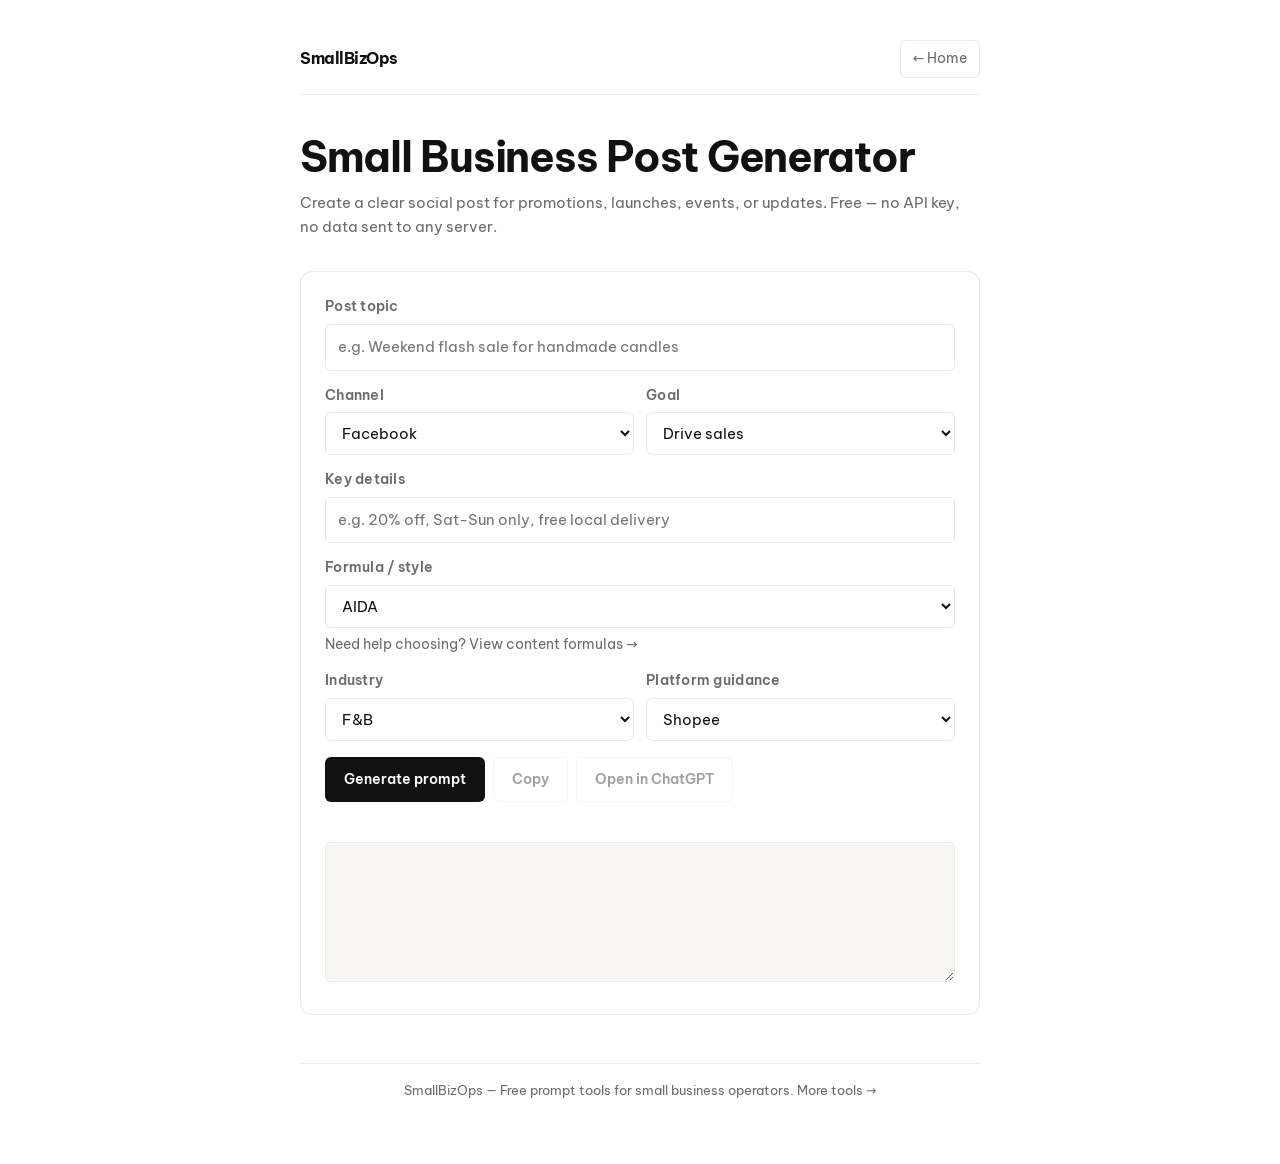
<file: tools/business-post-en.html>
<!DOCTYPE html>
<html lang="en">
<head>
  <meta charset="UTF-8" />
  <meta name="viewport" content="width=device-width, initial-scale=1.0" />
  <title>Free Small Business Post Generator — SmallBizOps</title>
  <meta name="description" content="Create business update, promo, and announcement prompts for small business social posts. Free, local, no signup." />
  <meta property="og:title" content="Free Small Business Post Generator — SmallBizOps" />
  <meta property="og:description" content="Create small business social post prompts instantly. No API key needed." />
  <meta property="og:type" content="website" />
  <link href="https://fonts.googleapis.com/css2?family=Be+Vietnam+Pro:wght@400;500;600;700&display=swap&subset=vietnamese" rel="stylesheet" />
  <style>
    :root{--bg:#FFFFFF;--surface:#F7F6F3;--ink:#111111;--muted:#6b6b6b;--border:#EAEAEA;--radius:12px;--radius-sm:6px;--radius-btn:6px;--ease:cubic-bezier(0.16,1,0.3,1);--font:'Be Vietnam Pro',system-ui,-apple-system,sans-serif}
    *{box-sizing:border-box}html{scroll-behavior:smooth}body{margin:0;min-height:100dvh;font-family:var(--font);background:var(--bg);color:var(--ink);line-height:1.6;-webkit-font-smoothing:antialiased}a{color:inherit;text-decoration:none}a:focus-visible,button:focus-visible{outline:2px solid #111;outline-offset:4px}
    .wrap{max-width:min(720px,100%);margin:0 auto;padding:40px 20px 64px}
    .topbar{display:flex;justify-content:space-between;align-items:center;margin-bottom:40px;padding-bottom:16px;border-bottom:1px solid var(--border)}
    .brand{font-weight:700;letter-spacing:-.03em;font-size:1rem}.back{font-size:.85rem;color:var(--muted);border:1px solid var(--border);border-radius:6px;padding:7px 12px;transition:background .18s var(--ease)}.back:hover{background:var(--surface)}
    h1{font-size:clamp(28px,5vw,42px);line-height:1.05;letter-spacing:-.03em;margin:0 0 12px;font-weight:700}.subtitle{color:var(--muted);font-size:.95rem;margin:0 0 32px}
    .card{background:var(--bg);border:1px solid var(--border);border-radius:var(--radius);padding:24px;margin-bottom:16px}
    label{display:block;font-size:.85rem;font-weight:600;color:var(--muted);margin-bottom:6px;letter-spacing:.02em}
    input,select,textarea{width:100%;border:1px solid var(--border);border-radius:6px;background:var(--bg);color:var(--ink);padding:10px 12px;font:inherit;font-size:.95rem;outline:none;transition:border-color .18s var(--ease),box-shadow .18s var(--ease)}
    input:focus,select:focus,textarea:focus{border-color:#111;box-shadow:0 0 0 3px rgba(17,17,17,.08)}
    .row{display:grid;grid-template-columns:1fr 1fr;gap:12px;margin-top:14px}
    .actions{display:flex;gap:8px;flex-wrap:wrap;margin-top:16px}
    button{border:1px solid transparent;border-radius:6px;padding:10px 18px;font:inherit;font-weight:600;font-size:.9rem;cursor:pointer;transition:transform .12s var(--ease),background-color .18s var(--ease)}
    button:active{transform:translateY(1px)}.btn-primary{background:var(--ink);color:#fff}.btn-primary:hover{background:#2b2b2b}
    .btn-secondary{background:var(--bg);color:var(--ink);border:1px solid var(--border)}.btn-secondary:hover{background:var(--surface)}.btn-secondary:disabled{opacity:.4;cursor:not-allowed}
    .result{min-height:140px;margin-top:16px;white-space:pre-wrap;background:var(--surface);font-size:.9rem;border-radius:6px;border:1px solid var(--border);padding:12px;resize:vertical}
    .status{font-size:.85rem;color:var(--muted);margin-top:8px;min-height:1.2em}
    footer{color:var(--muted);font-size:.8rem;text-align:center;margin-top:48px;padding-top:16px;border-top:1px solid var(--border)}
    @media(max-width:600px){.row{grid-template-columns:1fr}.wrap{padding:24px 16px 48px}}
  </style>
</head>
<body>
<div class="wrap">
  <div class="topbar">
    <span class="brand">SmallBizOps</span>
    <a class="back" href="../?utm_source=smallbizops&utm_medium=tool_page&utm_campaign=day2_growth&utm_content=back_home">← Home</a>
  </div>
  <h1>Small Business Post Generator</h1>
  <p class="subtitle">Create a clear social post for promotions, launches, events, or updates. Free — no API key, no data sent to any server.</p>
  <div class="card">
    <label for="topic">Post topic</label>
    <input id="topic" type="text" placeholder="e.g. Weekend flash sale for handmade candles" />
    <div class="row">
      <div><label for="channel">Channel</label><select id="channel"><option>Facebook</option><option>Instagram</option><option>LinkedIn</option><option>Google Business Profile</option></select></div>
      <div><label for="goal">Goal</label><select id="goal"><option>Drive sales</option><option>Announce news</option><option>Build trust</option><option>Get inquiries</option></select></div>
    </div>
    <div style="margin-top:14px"><label for="details">Key details</label><input id="details" type="text" placeholder="e.g. 20% off, Sat-Sun only, free local delivery" /></div>
    <div style="margin-top:14px">
      <label for="formula">Formula / style</label>
      <select id="formula" data-track="formula_selector"><option>AIDA</option><option>PAS</option><option>Storytelling</option><option>Offer Stack</option></select>
      <p class="status" style="margin:6px 0 0">Need help choosing? <a data-track="content_formulas_link" href="../content-formulas.html?utm_source=smallbizops&utm_medium=tool_en&utm_campaign=formula_selector&utm_content=business-post-en">View content formulas →</a></p>
    </div>


    <div class="row" style="margin-top:14px">
      <div><label for="industry">Industry</label><select id="industry" data-track="industry_selector"><option>F&B</option><option>Beauty</option><option>B2B</option><option>Fashion</option><option>Health</option><option>Education</option><option>Real Estate</option><option>Tech</option><option>Retail</option></select></div>
      <div><label for="platformGuide">Platform guidance</label><select id="platformGuide" data-track="platform_selector"><option>Shopee</option><option>TikTok</option><option>TikTok Shop</option><option>Facebook</option><option>Instagram</option><option>Lazada</option><option>Zalo</option><option>LinkedIn</option><option>YouTube</option><option>Website</option></select></div>
    </div>

    <div class="actions">
      <button class="btn-primary" data-track="generate_prompt" onclick="generate()">Generate prompt</button>
      <button class="btn-secondary" id="copyBtn" data-track="copy_prompt" onclick="copyResult()" disabled>Copy</button>
      <button class="btn-secondary" id="chatBtn" data-track="open_chatgpt" onclick="openChatGPT()" disabled>Open in ChatGPT</button>
    </div>
    <div class="status" id="status"></div>
    <textarea class="result" id="result" readonly></textarea>
  </div>
  <footer>SmallBizOps — Free prompt tools for small business operators. <a href="../?utm_source=smallbizops&utm_medium=tool_en&utm_campaign=day2_growth">More tools →</a></footer>
</div>
<script>

const INDUSTRY_CONTEXT={
  'F&B':'Industry context: food and beverage. Mention taste, freshness, ingredients, occasions, ordering or booking details when relevant.',
  'Beauty':'Industry context: beauty. Mention skin/hair concern, routine fit, ingredients only if provided, usage notes, and avoid medical claims.',
  'B2B':'Industry context: B2B. Mention business pain point, operational benefit, proof requested, decision process, and next step.',
  'Fashion':'Industry context: fashion. Mention style, fit, material, occasions, sizing notes, and styling ideas.',
  'Health':'Industry context: health/wellness. Keep claims careful, suggest consulting professionals when needed, focus on support and usage context.',
  'Education':'Industry context: education. Mention learner level, outcome, curriculum/format, schedule, and enrollment next step.',
  'Real Estate':'Industry context: real estate. Mention location, property type, key amenities, viewing/consultation CTA, and avoid investment guarantees.',
  'Tech':'Industry context: technology. Mention use case, key features, setup, compatibility, security/privacy where relevant.',
  'Retail':'Industry context: retail. Mention product range, value, availability, store/online purchase path, and customer service.'
};
const PLATFORM_CONTEXT={
  'Shopee':'Platform format: marketplace listing. Use searchable title words, concise bullets, specs, shipping/return notes if provided, and clear buy CTA.',
  'TikTok':'Platform format: short-video caption/script. Use a quick hook, simple scene idea, short lines, CTA, and 3-5 relevant hashtags.',
  'TikTok Shop':'Platform format: social-commerce listing/live caption. Combine product benefit, key specs, offer details if provided, and shop CTA.',
  'Facebook':'Platform format: feed post. Use hook, 2-4 short paragraphs, soft CTA, and optional local/community angle.',
  'Instagram':'Platform format: visual caption. Use first-line hook, concise value, line breaks, CTA, and 3-5 relevant hashtags.',
  'Lazada':'Platform format: marketplace listing. Use benefit-led title, bullets, specs, warranty/return notes if provided, and clear CTA.',
  'Zalo':'Platform format: direct/local message. Keep concise, polite, practical, with clear contact/order next step.',
  'LinkedIn':'Platform format: professional post. Use clear business insight, credibility, practical takeaway, and conversation CTA.',
  'YouTube':'Platform format: video title/description. Include searchable title angle, short description, key points, CTA, and chapters if relevant.',
  'Website':'Platform format: website copy. Use headline, subheadline, benefits, proof placeholders, FAQ/CTA, and skimmable sections.'
};
function ctx(id,map){const el=document.getElementById(id);return el&&map[el.value]?map[el.value]:''}

const PREFIX='You are a small business content strategist. Write in English with a practical, friendly tone.';
function v(id){return document.getElementById(id).value.trim()}
function $(id){return document.getElementById(id)}
function generate(){
  const topic=v('topic'); if(!topic){$('status').textContent='Please enter a post topic.';return}
  const prompt=`${PREFIX}

Task: Create a social media post.
Topic: ${topic}
Channel: ${v('channel')}
Goal: ${v('goal')}
Key details: ${v('details')||'not specified'}
Formula / style: ${v('formula')}
${ctx('industry',INDUSTRY_CONTEXT)}
${ctx('platformGuide',PLATFORM_CONTEXT)}
Requirements:
- Start with a clear hook
- Explain the offer/update in simple language
- Add one customer benefit
- End with one CTA
- Include 3 relevant hashtags
- Keep under 180 words`;
  $('result').value=prompt;$('status').textContent='Prompt ready. Copy to ChatGPT or click "Open in ChatGPT".';$('copyBtn').disabled=false;$('chatBtn').disabled=false;
}

function copyResult(){const t=$('result').value;if(!t)return;navigator.clipboard.writeText(t).then(()=>{$('status').textContent='Copied!'}).catch(()=>{$('result').select();document.execCommand('copy');$('status').textContent='Copied!'})}
function openChatGPT(){const t=$('result').value;if(!t)return;const e=encodeURIComponent(t);if(e.length<6000){window.open('https://chatgpt.com/?q='+e,'_blank','noopener')}else{copyResult();window.open('https://chatgpt.com/','_blank','noopener');$('status').textContent='Prompt copied — paste it into ChatGPT.'}}
</script>
</body>
</html>
</file>
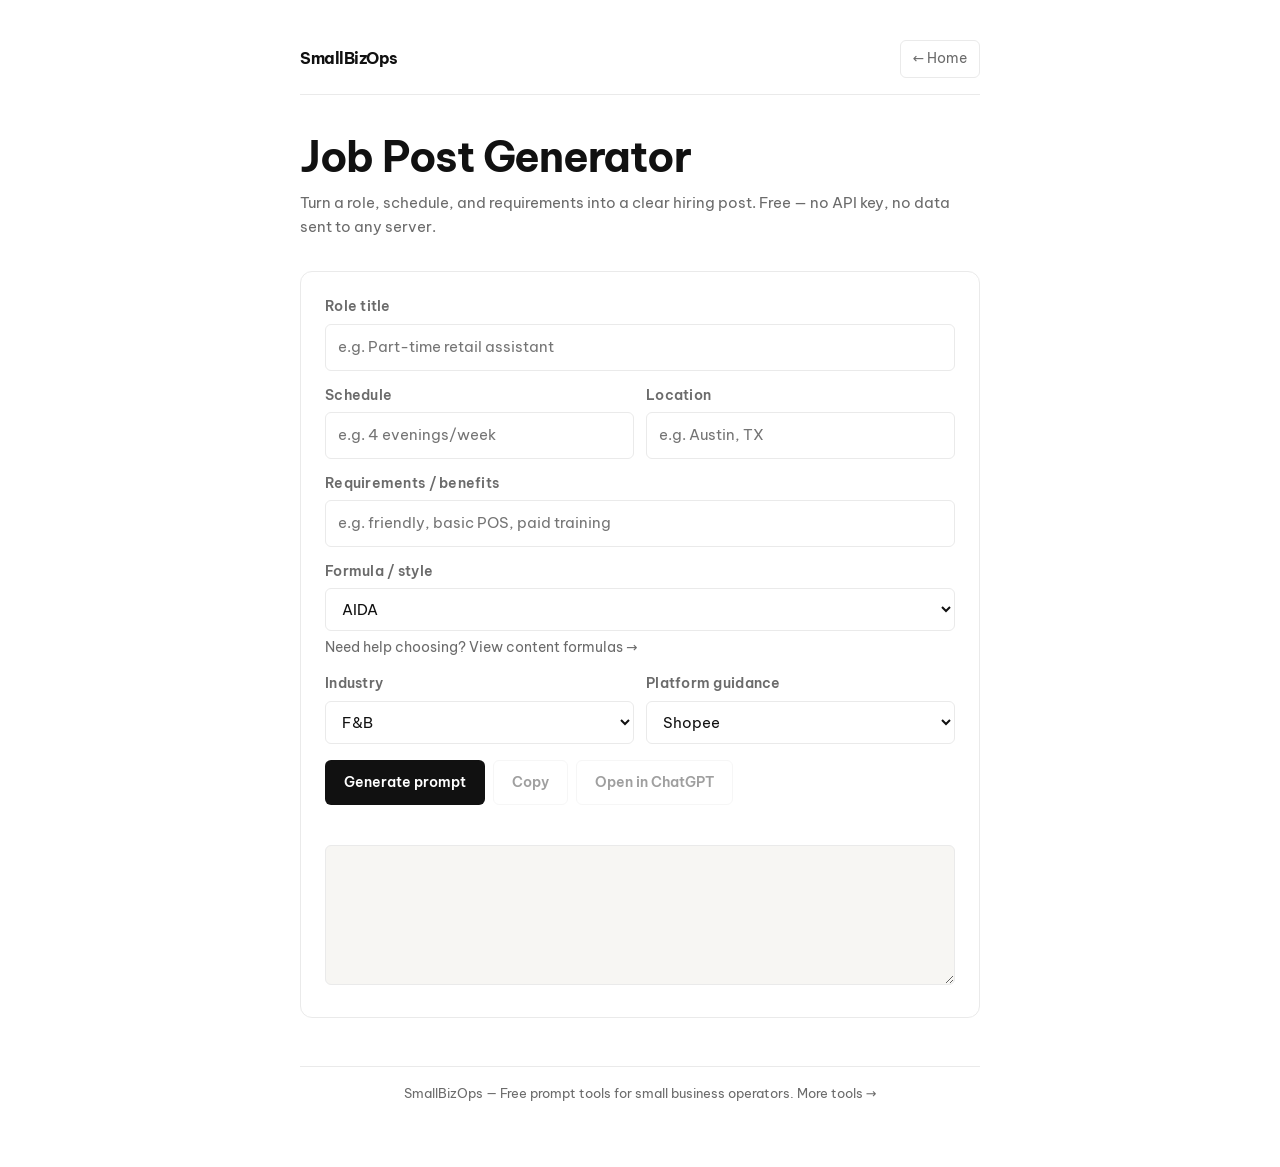
<file: tools/job-post-en.html>
<!DOCTYPE html>
<html lang="en">
<head>
  <meta charset="UTF-8" />
  <meta name="viewport" content="width=device-width, initial-scale=1.0" />
  <title>Free Job Post Generator — SmallBizOps</title>
  <meta name="description" content="Generate hiring post prompts for retail, service, and small business roles. Free, local, no API, no signup." />
  <meta property="og:title" content="Free Job Post Generator — SmallBizOps" />
  <meta property="og:description" content="Create job post prompts for small business hiring instantly." />
  <meta property="og:type" content="website" />
  <link href="https://fonts.googleapis.com/css2?family=Be+Vietnam+Pro:wght@400;500;600;700&display=swap&subset=vietnamese" rel="stylesheet" />
  <style>
    :root{--bg:#FFFFFF;--surface:#F7F6F3;--ink:#111111;--muted:#6b6b6b;--border:#EAEAEA;--radius:12px;--radius-sm:6px;--radius-btn:6px;--ease:cubic-bezier(0.16,1,0.3,1);--font:'Be Vietnam Pro',system-ui,-apple-system,sans-serif}
    *{box-sizing:border-box}html{scroll-behavior:smooth}body{margin:0;min-height:100dvh;font-family:var(--font);background:var(--bg);color:var(--ink);line-height:1.6;-webkit-font-smoothing:antialiased}a{color:inherit;text-decoration:none}a:focus-visible,button:focus-visible{outline:2px solid #111;outline-offset:4px}
    .wrap{max-width:min(720px,100%);margin:0 auto;padding:40px 20px 64px}
    .topbar{display:flex;justify-content:space-between;align-items:center;margin-bottom:40px;padding-bottom:16px;border-bottom:1px solid var(--border)}
    .brand{font-weight:700;letter-spacing:-.03em;font-size:1rem}.back{font-size:.85rem;color:var(--muted);border:1px solid var(--border);border-radius:6px;padding:7px 12px;transition:background .18s var(--ease)}.back:hover{background:var(--surface)}
    h1{font-size:clamp(28px,5vw,42px);line-height:1.05;letter-spacing:-.03em;margin:0 0 12px;font-weight:700}.subtitle{color:var(--muted);font-size:.95rem;margin:0 0 32px}
    .card{background:var(--bg);border:1px solid var(--border);border-radius:var(--radius);padding:24px;margin-bottom:16px}
    label{display:block;font-size:.85rem;font-weight:600;color:var(--muted);margin-bottom:6px;letter-spacing:.02em}
    input,select,textarea{width:100%;border:1px solid var(--border);border-radius:6px;background:var(--bg);color:var(--ink);padding:10px 12px;font:inherit;font-size:.95rem;outline:none;transition:border-color .18s var(--ease),box-shadow .18s var(--ease)}
    input:focus,select:focus,textarea:focus{border-color:#111;box-shadow:0 0 0 3px rgba(17,17,17,.08)}
    .row{display:grid;grid-template-columns:1fr 1fr;gap:12px;margin-top:14px}
    .actions{display:flex;gap:8px;flex-wrap:wrap;margin-top:16px}
    button{border:1px solid transparent;border-radius:6px;padding:10px 18px;font:inherit;font-weight:600;font-size:.9rem;cursor:pointer;transition:transform .12s var(--ease),background-color .18s var(--ease)}
    button:active{transform:translateY(1px)}.btn-primary{background:var(--ink);color:#fff}.btn-primary:hover{background:#2b2b2b}
    .btn-secondary{background:var(--bg);color:var(--ink);border:1px solid var(--border)}.btn-secondary:hover{background:var(--surface)}.btn-secondary:disabled{opacity:.4;cursor:not-allowed}
    .result{min-height:140px;margin-top:16px;white-space:pre-wrap;background:var(--surface);font-size:.9rem;border-radius:6px;border:1px solid var(--border);padding:12px;resize:vertical}
    .status{font-size:.85rem;color:var(--muted);margin-top:8px;min-height:1.2em}
    footer{color:var(--muted);font-size:.8rem;text-align:center;margin-top:48px;padding-top:16px;border-top:1px solid var(--border)}
    @media(max-width:600px){.row{grid-template-columns:1fr}.wrap{padding:24px 16px 48px}}
  </style>
</head>
<body>
<div class="wrap">
  <div class="topbar">
    <span class="brand">SmallBizOps</span>
    <a class="back" href="../?utm_source=smallbizops&utm_medium=tool_page&utm_campaign=day2_growth&utm_content=back_home">← Home</a>
  </div>
  <h1>Job Post Generator</h1>
  <p class="subtitle">Turn a role, schedule, and requirements into a clear hiring post. Free — no API key, no data sent to any server.</p>
  <div class="card">
    <label for="role">Role title</label>
    <input id="role" type="text" placeholder="e.g. Part-time retail assistant" />
    <div class="row">
      <div><label for="schedule">Schedule</label><input id="schedule" type="text" placeholder="e.g. 4 evenings/week" /></div>
      <div><label for="location">Location</label><input id="location" type="text" placeholder="e.g. Austin, TX" /></div>
    </div>
    <div style="margin-top:14px"><label for="requirements">Requirements / benefits</label><input id="requirements" type="text" placeholder="e.g. friendly, basic POS, paid training" /></div>
    <div style="margin-top:14px">
      <label for="formula">Formula / style</label>
      <select id="formula" data-track="formula_selector"><option>AIDA</option><option>FAQ</option><option>Storytelling</option><option>Clear Requirements</option></select>
      <p class="status" style="margin:6px 0 0">Need help choosing? <a data-track="content_formulas_link" href="../content-formulas.html?utm_source=smallbizops&utm_medium=tool_en&utm_campaign=formula_selector&utm_content=job-post-en">View content formulas →</a></p>
    </div>


    <div class="row" style="margin-top:14px">
      <div><label for="industry">Industry</label><select id="industry" data-track="industry_selector"><option>F&B</option><option>Beauty</option><option>B2B</option><option>Fashion</option><option>Health</option><option>Education</option><option>Real Estate</option><option>Tech</option><option>Retail</option></select></div>
      <div><label for="platformGuide">Platform guidance</label><select id="platformGuide" data-track="platform_selector"><option>Shopee</option><option>TikTok</option><option>TikTok Shop</option><option>Facebook</option><option>Instagram</option><option>Lazada</option><option>Zalo</option><option>LinkedIn</option><option>YouTube</option><option>Website</option></select></div>
    </div>

    <div class="actions">
      <button class="btn-primary" data-track="generate_prompt" onclick="generate()">Generate prompt</button>
      <button class="btn-secondary" id="copyBtn" data-track="copy_prompt" onclick="copyResult()" disabled>Copy</button>
      <button class="btn-secondary" id="chatBtn" data-track="open_chatgpt" onclick="openChatGPT()" disabled>Open in ChatGPT</button>
    </div>
    <div class="status" id="status"></div>
    <textarea class="result" id="result" readonly></textarea>
  </div>
  <footer>SmallBizOps — Free prompt tools for small business operators. <a href="../?utm_source=smallbizops&utm_medium=tool_en&utm_campaign=day2_growth">More tools →</a></footer>
</div>
<script>

const INDUSTRY_CONTEXT={
  'F&B':'Industry context: food and beverage. Mention taste, freshness, ingredients, occasions, ordering or booking details when relevant.',
  'Beauty':'Industry context: beauty. Mention skin/hair concern, routine fit, ingredients only if provided, usage notes, and avoid medical claims.',
  'B2B':'Industry context: B2B. Mention business pain point, operational benefit, proof requested, decision process, and next step.',
  'Fashion':'Industry context: fashion. Mention style, fit, material, occasions, sizing notes, and styling ideas.',
  'Health':'Industry context: health/wellness. Keep claims careful, suggest consulting professionals when needed, focus on support and usage context.',
  'Education':'Industry context: education. Mention learner level, outcome, curriculum/format, schedule, and enrollment next step.',
  'Real Estate':'Industry context: real estate. Mention location, property type, key amenities, viewing/consultation CTA, and avoid investment guarantees.',
  'Tech':'Industry context: technology. Mention use case, key features, setup, compatibility, security/privacy where relevant.',
  'Retail':'Industry context: retail. Mention product range, value, availability, store/online purchase path, and customer service.'
};
const PLATFORM_CONTEXT={
  'Shopee':'Platform format: marketplace listing. Use searchable title words, concise bullets, specs, shipping/return notes if provided, and clear buy CTA.',
  'TikTok':'Platform format: short-video caption/script. Use a quick hook, simple scene idea, short lines, CTA, and 3-5 relevant hashtags.',
  'TikTok Shop':'Platform format: social-commerce listing/live caption. Combine product benefit, key specs, offer details if provided, and shop CTA.',
  'Facebook':'Platform format: feed post. Use hook, 2-4 short paragraphs, soft CTA, and optional local/community angle.',
  'Instagram':'Platform format: visual caption. Use first-line hook, concise value, line breaks, CTA, and 3-5 relevant hashtags.',
  'Lazada':'Platform format: marketplace listing. Use benefit-led title, bullets, specs, warranty/return notes if provided, and clear CTA.',
  'Zalo':'Platform format: direct/local message. Keep concise, polite, practical, with clear contact/order next step.',
  'LinkedIn':'Platform format: professional post. Use clear business insight, credibility, practical takeaway, and conversation CTA.',
  'YouTube':'Platform format: video title/description. Include searchable title angle, short description, key points, CTA, and chapters if relevant.',
  'Website':'Platform format: website copy. Use headline, subheadline, benefits, proof placeholders, FAQ/CTA, and skimmable sections.'
};
function ctx(id,map){const el=document.getElementById(id);return el&&map[el.value]?map[el.value]:''}

const PREFIX='You are an experienced small business recruiter. Write in English. Be clear, inclusive, and practical.';
function v(id){return document.getElementById(id).value.trim()}
function $(id){return document.getElementById(id)}
function generate(){
  const role=v('role'); if(!role){$('status').textContent='Please enter a role title.';return}
  const prompt=`${PREFIX}

Task: Write a job post for a small business.
Role: ${role}
Schedule: ${v('schedule')||'not specified'}
Location: ${v('location')||'not specified'}
Requirements/benefits: ${v('requirements')||'not specified'}
Formula / style: ${v('formula')}
${ctx('industry',INDUSTRY_CONTEXT)}
${ctx('platformGuide',PLATFORM_CONTEXT)}
Requirements:
- Start with a short hiring headline
- Include responsibilities, requirements, schedule, pay/benefits if available
- Use inclusive language
- End with how to apply
- Keep it easy to scan with bullets`;
  $('result').value=prompt;$('status').textContent='Prompt ready. Copy to ChatGPT or click "Open in ChatGPT".';$('copyBtn').disabled=false;$('chatBtn').disabled=false;
}

function copyResult(){const t=$('result').value;if(!t)return;navigator.clipboard.writeText(t).then(()=>{$('status').textContent='Copied!'}).catch(()=>{$('result').select();document.execCommand('copy');$('status').textContent='Copied!'})}
function openChatGPT(){const t=$('result').value;if(!t)return;const e=encodeURIComponent(t);if(e.length<6000){window.open('https://chatgpt.com/?q='+e,'_blank','noopener')}else{copyResult();window.open('https://chatgpt.com/','_blank','noopener');$('status').textContent='Prompt copied — paste it into ChatGPT.'}}
</script>
</body>
</html>
</file>
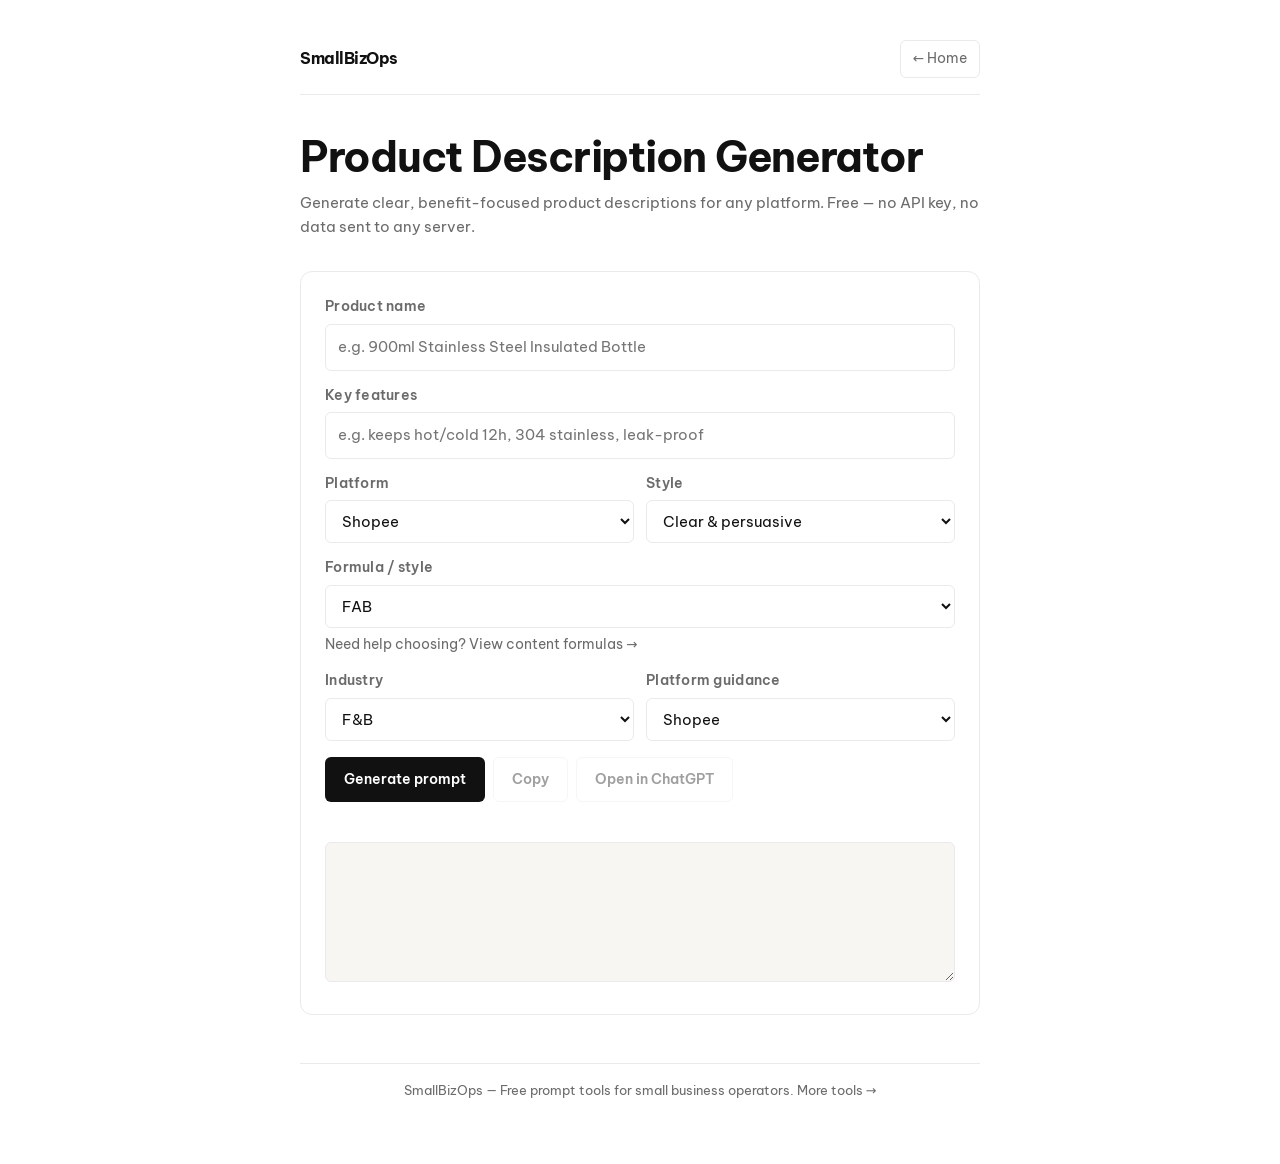
<file: tools/product-description-en.html>
<!DOCTYPE html>
<html lang="en">
<head>
  <meta charset="UTF-8" />
  <meta name="viewport" content="width=device-width, initial-scale=1.0" />
  <title>Free Product Description Generator — SmallBizOps</title>
  <meta name="description" content="Generate compelling product descriptions for Shopee, Amazon, or your website. Free prompt generator — no API, no signup." />
  <meta property="og:title" content="Free Product Description Generator — SmallBizOps" />
  <meta property="og:description" content="Generate product descriptions instantly. No API key needed." />
  <meta property="og:type" content="website" />
  <link href="https://fonts.googleapis.com/css2?family=Be+Vietnam+Pro:wght@400;500;600;700&display=swap&subset=vietnamese" rel="stylesheet" />
  <style>
    :root{--bg:#FFFFFF;--surface:#F7F6F3;--ink:#111111;--muted:#6b6b6b;--border:#EAEAEA;--radius:12px;--radius-sm:6px;--radius-btn:6px;--ease:cubic-bezier(0.16,1,0.3,1);--font:'Be Vietnam Pro',system-ui,-apple-system,sans-serif}
    *{box-sizing:border-box}html{scroll-behavior:smooth}body{margin:0;min-height:100dvh;font-family:var(--font);background:var(--bg);color:var(--ink);line-height:1.6;-webkit-font-smoothing:antialiased}a{color:inherit;text-decoration:none}a:focus-visible,button:focus-visible{outline:2px solid #111;outline-offset:4px}
    .wrap{max-width:min(720px,100%);margin:0 auto;padding:40px 20px 64px}
    .topbar{display:flex;justify-content:space-between;align-items:center;margin-bottom:40px;padding-bottom:16px;border-bottom:1px solid var(--border)}
    .brand{font-weight:700;letter-spacing:-.03em;font-size:1rem}.back{font-size:.85rem;color:var(--muted);border:1px solid var(--border);border-radius:6px;padding:7px 12px;transition:background .18s var(--ease)}.back:hover{background:var(--surface)}
    h1{font-size:clamp(28px,5vw,42px);line-height:1.05;letter-spacing:-.03em;margin:0 0 12px;font-weight:700}.subtitle{color:var(--muted);font-size:.95rem;margin:0 0 32px}
    .card{background:var(--bg);border:1px solid var(--border);border-radius:var(--radius);padding:24px;margin-bottom:16px}
    label{display:block;font-size:.85rem;font-weight:600;color:var(--muted);margin-bottom:6px;letter-spacing:.02em}
    input,select,textarea{width:100%;border:1px solid var(--border);border-radius:6px;background:var(--bg);color:var(--ink);padding:10px 12px;font:inherit;font-size:.95rem;outline:none;transition:border-color .18s var(--ease),box-shadow .18s var(--ease)}
    input:focus,select:focus,textarea:focus{border-color:#111;box-shadow:0 0 0 3px rgba(17,17,17,.08)}
    .row{display:grid;grid-template-columns:1fr 1fr;gap:12px;margin-top:14px}
    .actions{display:flex;gap:8px;flex-wrap:wrap;margin-top:16px}
    button{border:1px solid transparent;border-radius:6px;padding:10px 18px;font:inherit;font-weight:600;font-size:.9rem;cursor:pointer;transition:transform .12s var(--ease),background-color .18s var(--ease)}
    button:active{transform:translateY(1px)}.btn-primary{background:var(--ink);color:#fff}.btn-primary:hover{background:#2b2b2b}
    .btn-secondary{background:var(--bg);color:var(--ink);border:1px solid var(--border)}.btn-secondary:hover{background:var(--surface)}.btn-secondary:disabled{opacity:.4;cursor:not-allowed}
    .result{min-height:140px;margin-top:16px;white-space:pre-wrap;background:var(--surface);font-size:.9rem;border-radius:6px;border:1px solid var(--border);padding:12px;resize:vertical}
    .status{font-size:.85rem;color:var(--muted);margin-top:8px;min-height:1.2em}
    footer{color:var(--muted);font-size:.8rem;text-align:center;margin-top:48px;padding-top:16px;border-top:1px solid var(--border)}
    @media(max-width:600px){.row{grid-template-columns:1fr}.wrap{padding:24px 16px 48px}}
  </style>
</head>
<body>
<div class="wrap">
  <div class="topbar">
    <span class="brand">SmallBizOps</span>
    <a class="back" data-track="tool_back_home" href="../?utm_source=smallbizops&utm_medium=tool_page&utm_campaign=day2_growth&utm_content=back_home">← Home</a>
  </div>
  <h1>Product Description Generator</h1>
  <p class="subtitle">Generate clear, benefit-focused product descriptions for any platform. Free — no API key, no data sent to any server.</p>
  <div class="card">
    <label for="product">Product name</label>
    <input id="product" type="text" placeholder="e.g. 900ml Stainless Steel Insulated Bottle" />
    <div style="margin-top:14px">
      <label for="features">Key features</label>
      <input id="features" type="text" placeholder="e.g. keeps hot/cold 12h, 304 stainless, leak-proof" />
    </div>
    <div class="row">
      <div>
        <label for="platform">Platform</label>
        <select id="platform">
          <option>Shopee</option>
          <option>Amazon</option>
          <option>Lazada</option>
          <option>Website</option>
          <option>TikTok Shop</option>
        </select>
      </div>
      <div>
        <label for="style">Style</label>
        <select id="style">
          <option>Clear & persuasive</option>
          <option>Short & punchy</option>
          <option>Detailed & professional</option>
        </select>
      </div>
    </div>

    <div style="margin-top:14px">
      <label for="formula">Formula / style</label>
      <select id="formula" data-track="formula_selector"><option>FAB</option><option>AIDA</option><option>Comparison</option><option>FAQ</option></select>
      <p class="status" style="margin:6px 0 0">Need help choosing? <a data-track="content_formulas_link" href="../content-formulas.html?utm_source=smallbizops&utm_medium=tool_en&utm_campaign=formula_selector&utm_content=product-description-en">View content formulas →</a></p>
    </div>


    <div class="row" style="margin-top:14px">
      <div><label for="industry">Industry</label><select id="industry" data-track="industry_selector"><option>F&B</option><option>Beauty</option><option>B2B</option><option>Fashion</option><option>Health</option><option>Education</option><option>Real Estate</option><option>Tech</option><option>Retail</option></select></div>
      <div><label for="platformGuide">Platform guidance</label><select id="platformGuide" data-track="platform_selector"><option>Shopee</option><option>TikTok</option><option>TikTok Shop</option><option>Facebook</option><option>Instagram</option><option>Lazada</option><option>Zalo</option><option>LinkedIn</option><option>YouTube</option><option>Website</option></select></div>
    </div>

    <div class="actions">
      <button class="btn-primary" data-track="generate_prompt" onclick="generate()">Generate prompt</button>
      <button class="btn-secondary" id="copyBtn" data-track="copy_prompt" onclick="copyResult()" disabled>Copy</button>
      <button class="btn-secondary" id="chatBtn" data-track="open_chatgpt" onclick="openChatGPT()" disabled>Open in ChatGPT</button>
    </div>
    <div class="status" id="status"></div>
    <textarea class="result" id="result" readonly></textarea>
  </div>
  <footer>SmallBizOps — Free prompt tools for small business operators. <a data-track="tool_more_tools" href="../?utm_source=smallbizops&utm_medium=tool_en&utm_campaign=day2_growth&utm_content=more_tools">More tools →</a></footer>
</div>
<script>

const INDUSTRY_CONTEXT={
  'F&B':'Industry context: food and beverage. Mention taste, freshness, ingredients, occasions, ordering or booking details when relevant.',
  'Beauty':'Industry context: beauty. Mention skin/hair concern, routine fit, ingredients only if provided, usage notes, and avoid medical claims.',
  'B2B':'Industry context: B2B. Mention business pain point, operational benefit, proof requested, decision process, and next step.',
  'Fashion':'Industry context: fashion. Mention style, fit, material, occasions, sizing notes, and styling ideas.',
  'Health':'Industry context: health/wellness. Keep claims careful, suggest consulting professionals when needed, focus on support and usage context.',
  'Education':'Industry context: education. Mention learner level, outcome, curriculum/format, schedule, and enrollment next step.',
  'Real Estate':'Industry context: real estate. Mention location, property type, key amenities, viewing/consultation CTA, and avoid investment guarantees.',
  'Tech':'Industry context: technology. Mention use case, key features, setup, compatibility, security/privacy where relevant.',
  'Retail':'Industry context: retail. Mention product range, value, availability, store/online purchase path, and customer service.'
};
const PLATFORM_CONTEXT={
  'Shopee':'Platform format: marketplace listing. Use searchable title words, concise bullets, specs, shipping/return notes if provided, and clear buy CTA.',
  'TikTok':'Platform format: short-video caption/script. Use a quick hook, simple scene idea, short lines, CTA, and 3-5 relevant hashtags.',
  'TikTok Shop':'Platform format: social-commerce listing/live caption. Combine product benefit, key specs, offer details if provided, and shop CTA.',
  'Facebook':'Platform format: feed post. Use hook, 2-4 short paragraphs, soft CTA, and optional local/community angle.',
  'Instagram':'Platform format: visual caption. Use first-line hook, concise value, line breaks, CTA, and 3-5 relevant hashtags.',
  'Lazada':'Platform format: marketplace listing. Use benefit-led title, bullets, specs, warranty/return notes if provided, and clear CTA.',
  'Zalo':'Platform format: direct/local message. Keep concise, polite, practical, with clear contact/order next step.',
  'LinkedIn':'Platform format: professional post. Use clear business insight, credibility, practical takeaway, and conversation CTA.',
  'YouTube':'Platform format: video title/description. Include searchable title angle, short description, key points, CTA, and chapters if relevant.',
  'Website':'Platform format: website copy. Use headline, subheadline, benefits, proof placeholders, FAQ/CTA, and skimmable sections.'
};
function ctx(id,map){const el=document.getElementById(id);return el&&map[el.value]?map[el.value]:''}

const PREFIX="You are an expert e-commerce copywriter. Write in English. Focus on benefits, not just features.";
function v(id){return document.getElementById(id).value.trim()}
function $(id){return document.getElementById(id)}
function generate(){
  const product=v('product');
  if(!product){$('status').textContent='Please enter a product name.';return}
  const prompt=`${PREFIX}\n\nTask: Write a product description for ${v('platform')}.\nProduct: ${product}\nKey features: ${v('features')||'not specified'}\nStyle: ${v('style')}\nFormula / style: ${v('formula')}\nRequirements:\n- Lead with the main benefit\n- List 3-5 key features as bullet points\n- Include a trust/quality statement\n- End with a clear CTA\n- Keep under 200 words`;
  $('result').value=prompt;
  $('status').textContent='Prompt ready. Copy to ChatGPT or click "Open in ChatGPT".';
  $('copyBtn').disabled=false;$('chatBtn').disabled=false;
}
function copyResult(){const t=$('result').value;if(!t)return;navigator.clipboard.writeText(t).then(()=>{$('status').textContent='Copied!'}).catch(()=>{$('result').select();document.execCommand('copy');$('status').textContent='Copied!'})}
function openChatGPT(){const t=$('result').value;if(!t)return;const e=encodeURIComponent(t);if(e.length<6000){window.open('https://chatgpt.com/?q='+e,'_blank','noopener')}else{copyResult();window.open('https://chatgpt.com/','_blank','noopener');$('status').textContent='Prompt copied — paste it into ChatGPT.'}}
</script>
</body>
</html>
</file>
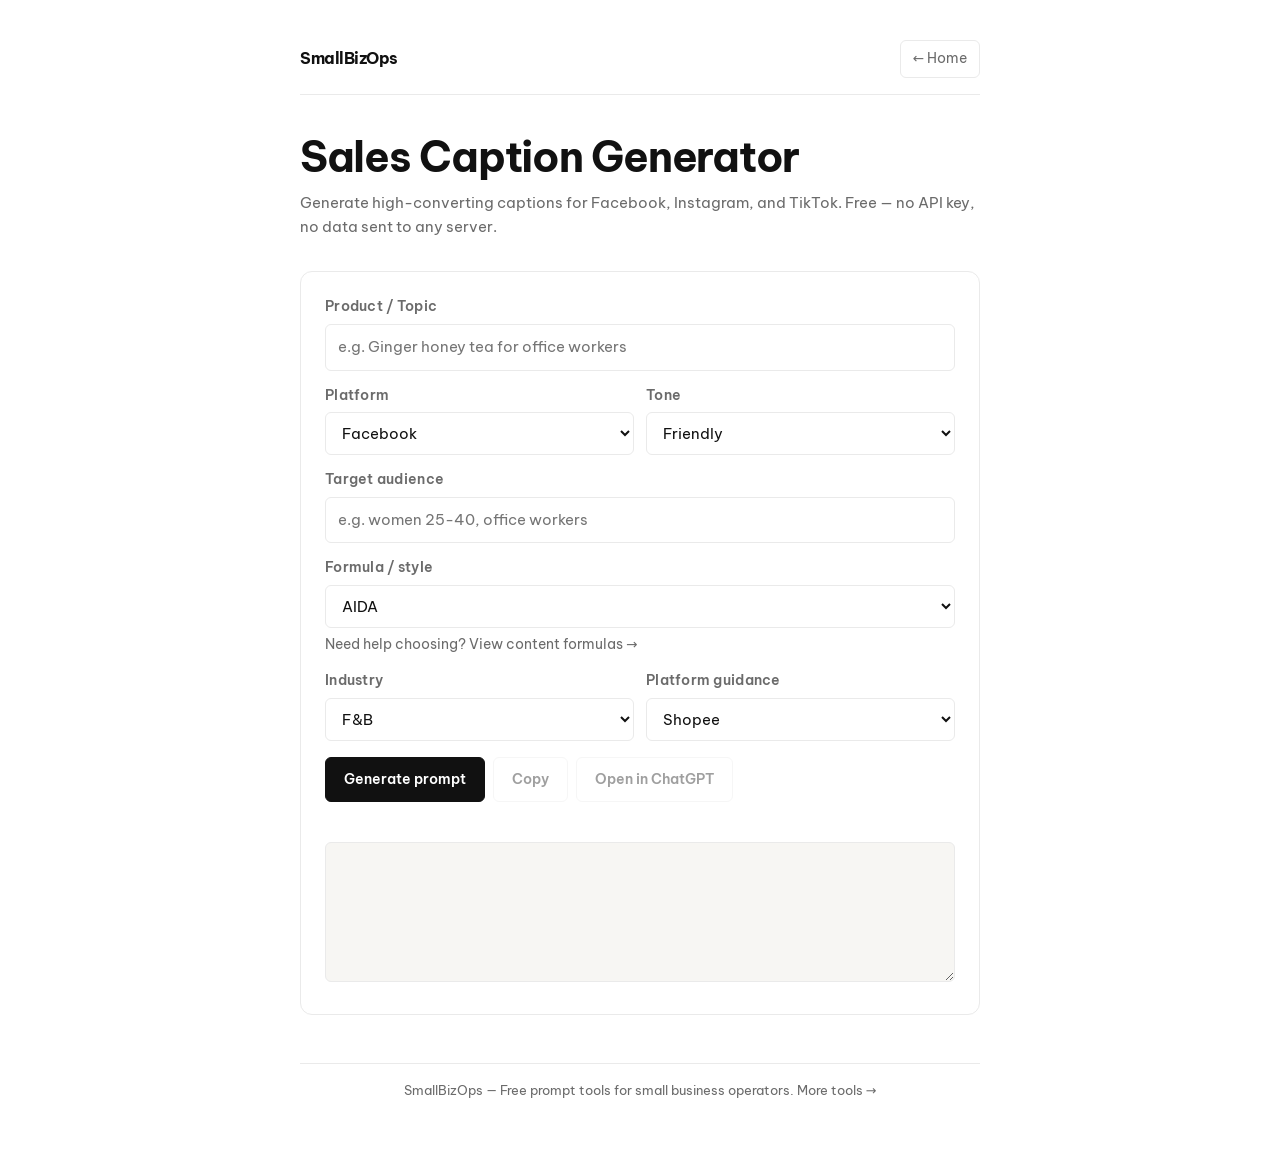
<file: tools/sales-caption-en.html>
<!DOCTYPE html>
<html lang="en">
<head>
  <meta charset="UTF-8" />
  <meta name="viewport" content="width=device-width, initial-scale=1.0" />
  <title>Free Sales Caption Generator — SmallBizOps</title>
  <meta name="description" content="Generate high-converting sales captions for Facebook, Instagram, and TikTok. Free prompt generator — no API, no signup." />
  <meta property="og:title" content="Free Sales Caption Generator — SmallBizOps" />
  <meta property="og:description" content="Generate sales captions instantly. No API key needed." />
  <meta property="og:type" content="website" />
  <link href="https://fonts.googleapis.com/css2?family=Be+Vietnam+Pro:wght@400;500;600;700&display=swap&subset=vietnamese" rel="stylesheet" />
  <style>
    :root{--bg:#FFFFFF;--surface:#F7F6F3;--ink:#111111;--muted:#6b6b6b;--border:#EAEAEA;--radius:12px;--radius-sm:6px;--radius-btn:6px;--ease:cubic-bezier(0.16,1,0.3,1);--font:'Be Vietnam Pro',system-ui,-apple-system,sans-serif}
    *{box-sizing:border-box}
    html{scroll-behavior:smooth}
    body{margin:0;min-height:100dvh;font-family:var(--font);background:var(--bg);color:var(--ink);line-height:1.6;-webkit-font-smoothing:antialiased}
    a{color:inherit;text-decoration:none}
    a:focus-visible,button:focus-visible{outline:2px solid #111;outline-offset:4px}
    .wrap{max-width:min(720px,100%);margin:0 auto;padding:40px 20px 64px}
    .topbar{display:flex;justify-content:space-between;align-items:center;margin-bottom:40px;padding-bottom:16px;border-bottom:1px solid var(--border)}
    .brand{font-weight:700;letter-spacing:-.03em;font-size:1rem}
    .back{font-size:.85rem;color:var(--muted);border:1px solid var(--border);border-radius:var(--radius-btn);padding:7px 12px;transition:background .18s var(--ease)}
    .back:hover{background:var(--surface)}
    h1{font-size:clamp(28px,5vw,42px);line-height:1.05;letter-spacing:-.03em;margin:0 0 12px;font-weight:700}
    .subtitle{color:var(--muted);font-size:.95rem;margin:0 0 32px}
    .card{background:var(--bg);border:1px solid var(--border);border-radius:var(--radius);padding:24px;margin-bottom:16px}
    label{display:block;font-size:.85rem;font-weight:600;color:var(--muted);margin-bottom:6px;letter-spacing:.02em}
    input,select,textarea{width:100%;border:1px solid var(--border);border-radius:var(--radius-sm);background:var(--bg);color:var(--ink);padding:10px 12px;font:inherit;font-size:.95rem;outline:none;transition:border-color .18s var(--ease),box-shadow .18s var(--ease)}
    input:focus,select:focus,textarea:focus{border-color:#111;box-shadow:0 0 0 3px rgba(17,17,17,.08)}
    .row{display:grid;grid-template-columns:1fr 1fr;gap:12px}
    .actions{display:flex;gap:8px;flex-wrap:wrap;margin-top:16px}
    button{border:1px solid transparent;border-radius:var(--radius-btn);padding:10px 18px;font:inherit;font-weight:600;font-size:.9rem;cursor:pointer;transition:transform .12s var(--ease),background-color .18s var(--ease),border-color .18s var(--ease)}
    button:active{transform:translateY(1px)}
    .btn-primary{background:var(--ink);color:#fff;border-color:var(--ink)}
    .btn-primary:hover{background:#2b2b2b}
    .btn-secondary{background:var(--bg);color:var(--ink);border:1px solid var(--border)}
    .btn-secondary:hover{background:var(--surface)}
    .btn-secondary:disabled{opacity:.4;cursor:not-allowed}
    .result{min-height:140px;margin-top:16px;white-space:pre-wrap;background:var(--surface);font-size:.9rem;border-radius:var(--radius-sm);border:1px solid var(--border);padding:12px;resize:vertical}
    .status{font-size:.85rem;color:var(--muted);margin-top:8px;min-height:1.2em}
    footer{color:var(--muted);font-size:.8rem;text-align:center;margin-top:48px;padding-top:16px;border-top:1px solid var(--border)}
    @media(max-width:600px){.row{grid-template-columns:1fr}.wrap{padding:24px 16px 48px}}
  </style>
</head>
<body>
<div class="wrap">
  <div class="topbar">
    <span class="brand">SmallBizOps</span>
    <a class="back" data-track="tool_back_home" href="../?utm_source=smallbizops&utm_medium=tool_page&utm_campaign=day2_growth&utm_content=back_home">← Home</a>
  </div>

  <h1>Sales Caption Generator</h1>
  <p class="subtitle">Generate high-converting captions for Facebook, Instagram, and TikTok. Free — no API key, no data sent to any server.</p>

  <div class="card">
    <label for="product">Product / Topic</label>
    <input id="product" type="text" placeholder="e.g. Ginger honey tea for office workers" />

    <div class="row" style="margin-top:14px">
      <div>
        <label for="platform">Platform</label>
        <select id="platform">
          <option>Facebook</option>
          <option>Instagram</option>
          <option>TikTok</option>
          <option>Facebook & Instagram</option>
        </select>
      </div>
      <div>
        <label for="tone">Tone</label>
        <select id="tone">
          <option>Friendly</option>
          <option>Professional</option>
          <option>Fun & casual</option>
          <option>Premium</option>
        </select>
      </div>
    </div>

    <div style="margin-top:14px">
      <label for="audience">Target audience</label>
      <input id="audience" type="text" placeholder="e.g. women 25-40, office workers" />
    </div>

    <div style="margin-top:14px">
      <label for="formula">Formula / style</label>
      <select id="formula" data-track="formula_selector"><option>AIDA</option><option>PAS</option><option>FAB</option><option>Offer Stack</option></select>
      <p class="status" style="margin:6px 0 0">Need help choosing? <a data-track="content_formulas_link" href="../content-formulas.html?utm_source=smallbizops&utm_medium=tool_en&utm_campaign=formula_selector&utm_content=sales-caption-en">View content formulas →</a></p>
    </div>


    <div class="row" style="margin-top:14px">
      <div><label for="industry">Industry</label><select id="industry" data-track="industry_selector"><option>F&B</option><option>Beauty</option><option>B2B</option><option>Fashion</option><option>Health</option><option>Education</option><option>Real Estate</option><option>Tech</option><option>Retail</option></select></div>
      <div><label for="platformGuide">Platform guidance</label><select id="platformGuide" data-track="platform_selector"><option>Shopee</option><option>TikTok</option><option>TikTok Shop</option><option>Facebook</option><option>Instagram</option><option>Lazada</option><option>Zalo</option><option>LinkedIn</option><option>YouTube</option><option>Website</option></select></div>
    </div>

    <div class="actions">
      <button class="btn-primary" data-track="generate_prompt" onclick="generate()">Generate prompt</button>
      <button class="btn-secondary" id="copyBtn" data-track="copy_prompt" onclick="copyResult()" disabled>Copy</button>
      <button class="btn-secondary" id="chatBtn" data-track="open_chatgpt" onclick="openChatGPT()" disabled>Open in ChatGPT</button>
    </div>
    <div class="status" id="status"></div>
    <textarea class="result" id="result" readonly></textarea>
  </div>

  <footer>SmallBizOps — Free prompt tools for small business operators. <a data-track="tool_more_tools" href="../?utm_source=smallbizops&utm_medium=tool_en&utm_campaign=day2_growth&utm_content=more_tools">More tools →</a></footer>
</div>

<script>

const INDUSTRY_CONTEXT={
  'F&B':'Industry context: food and beverage. Mention taste, freshness, ingredients, occasions, ordering or booking details when relevant.',
  'Beauty':'Industry context: beauty. Mention skin/hair concern, routine fit, ingredients only if provided, usage notes, and avoid medical claims.',
  'B2B':'Industry context: B2B. Mention business pain point, operational benefit, proof requested, decision process, and next step.',
  'Fashion':'Industry context: fashion. Mention style, fit, material, occasions, sizing notes, and styling ideas.',
  'Health':'Industry context: health/wellness. Keep claims careful, suggest consulting professionals when needed, focus on support and usage context.',
  'Education':'Industry context: education. Mention learner level, outcome, curriculum/format, schedule, and enrollment next step.',
  'Real Estate':'Industry context: real estate. Mention location, property type, key amenities, viewing/consultation CTA, and avoid investment guarantees.',
  'Tech':'Industry context: technology. Mention use case, key features, setup, compatibility, security/privacy where relevant.',
  'Retail':'Industry context: retail. Mention product range, value, availability, store/online purchase path, and customer service.'
};
const PLATFORM_CONTEXT={
  'Shopee':'Platform format: marketplace listing. Use searchable title words, concise bullets, specs, shipping/return notes if provided, and clear buy CTA.',
  'TikTok':'Platform format: short-video caption/script. Use a quick hook, simple scene idea, short lines, CTA, and 3-5 relevant hashtags.',
  'TikTok Shop':'Platform format: social-commerce listing/live caption. Combine product benefit, key specs, offer details if provided, and shop CTA.',
  'Facebook':'Platform format: feed post. Use hook, 2-4 short paragraphs, soft CTA, and optional local/community angle.',
  'Instagram':'Platform format: visual caption. Use first-line hook, concise value, line breaks, CTA, and 3-5 relevant hashtags.',
  'Lazada':'Platform format: marketplace listing. Use benefit-led title, bullets, specs, warranty/return notes if provided, and clear CTA.',
  'Zalo':'Platform format: direct/local message. Keep concise, polite, practical, with clear contact/order next step.',
  'LinkedIn':'Platform format: professional post. Use clear business insight, credibility, practical takeaway, and conversation CTA.',
  'YouTube':'Platform format: video title/description. Include searchable title angle, short description, key points, CTA, and chapters if relevant.',
  'Website':'Platform format: website copy. Use headline, subheadline, benefits, proof placeholders, FAQ/CTA, and skimmable sections.'
};
function ctx(id,map){const el=document.getElementById(id);return el&&map[el.value]?map[el.value]:''}

const PREFIX = "You are an expert social media copywriter. Write in English. Be concise, engaging, and conversion-focused.";

function v(id){return document.getElementById(id).value.trim()}
function $(id){return document.getElementById(id)}

function generate(){
  const product = v('product');
  if(!product){$('status').textContent='Please enter a product or topic.';return}
  const platform = v('platform');
  const tone = v('tone');
  const audience = v('audience');
  const prompt = `${PREFIX}\n\nTask: Write a sales caption for ${platform}.\nProduct/Topic: ${product}\nTarget audience: ${audience||'general consumers'}\nTone: ${tone}\nFormula / style: ${v('formula')}\nRequirements:\n- Start with a strong hook (question, bold statement, or relatable pain point)\n- 2-4 sentences of value/benefit\n- Clear CTA at the end\n- Add 3-5 relevant hashtags\n- Keep it under 150 words`;
  $('result').value = prompt;
  $('status').textContent = 'Prompt ready. Copy to ChatGPT or click "Open in ChatGPT".';
  $('copyBtn').disabled = false;
  $('chatBtn').disabled = false;
}

function copyResult(){
  const text = $('result').value;
  if(!text) return;
  navigator.clipboard.writeText(text).then(()=>{
    $('status').textContent = 'Copied to clipboard!';
  }).catch(()=>{
    $('result').select();
    document.execCommand('copy');
    $('status').textContent = 'Copied!';
  });
}

function openChatGPT(){
  const text = $('result').value;
  if(!text) return;
  const encoded = encodeURIComponent(text);
  if(encoded.length < 6000){
    window.open('https://chatgpt.com/?q='+encoded,'_blank','noopener');
  } else {
    copyResult();
    window.open('https://chatgpt.com/','_blank','noopener');
    $('status').textContent = 'Prompt copied — paste it into ChatGPT.';
  }
}
</script>
</body>
</html>
</file>
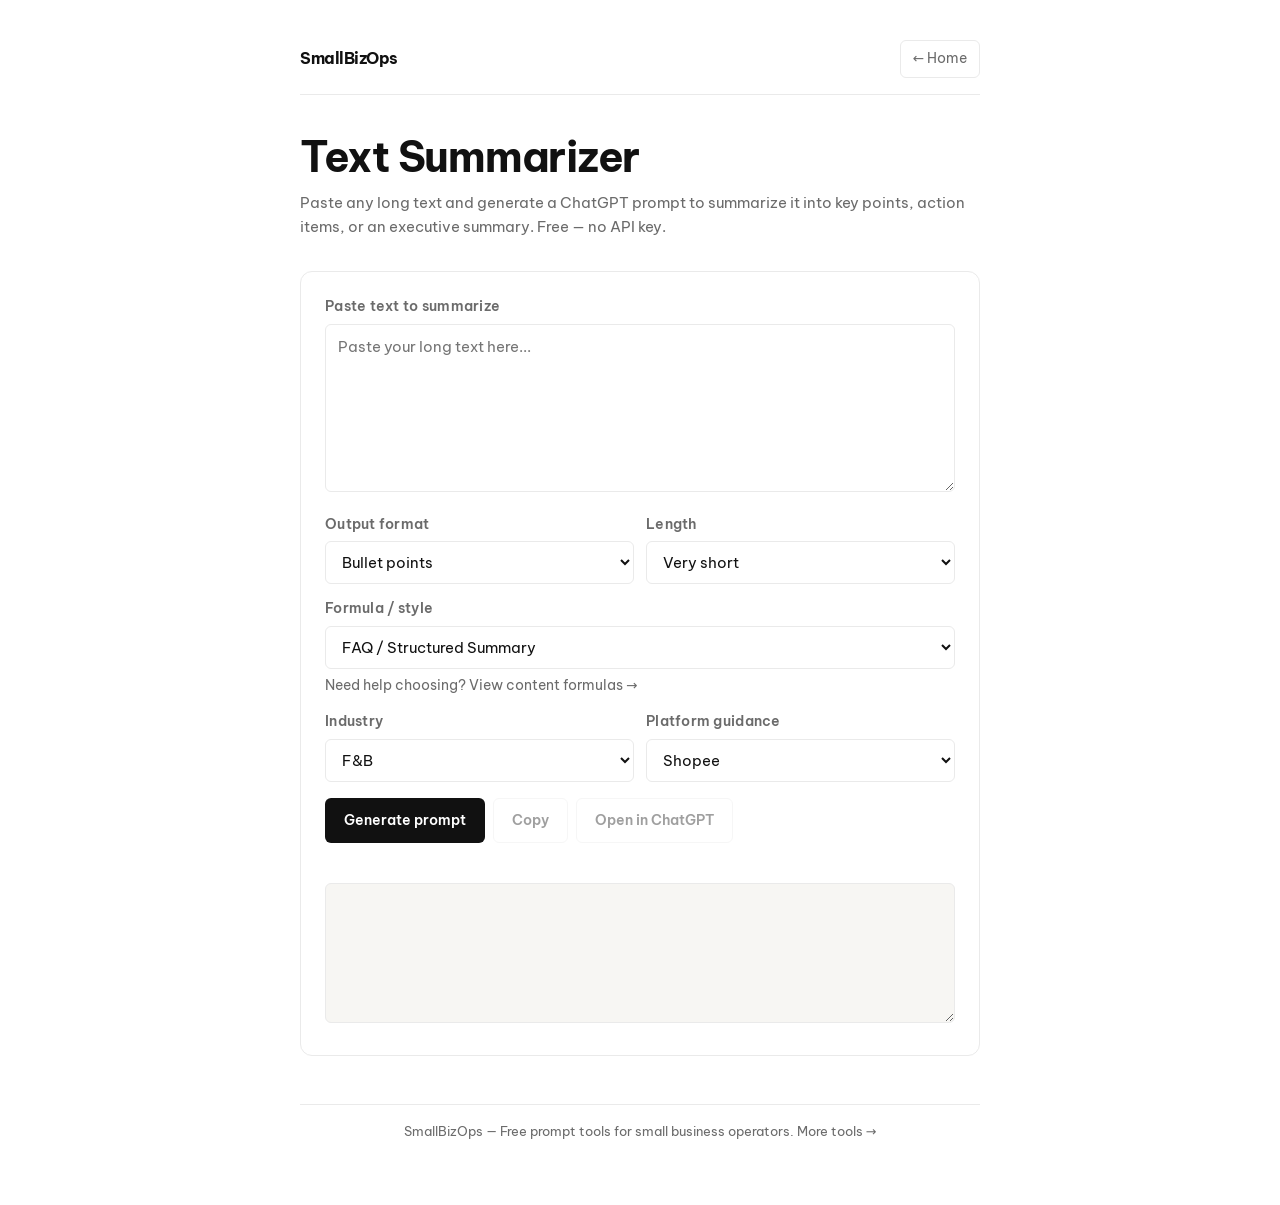
<file: tools/text-summary-en.html>
<!DOCTYPE html>
<html lang="en">
<head>
  <meta charset="UTF-8" />
  <meta name="viewport" content="width=device-width, initial-scale=1.0" />
  <title>Free Text Summarizer Prompt Generator — SmallBizOps</title>
  <meta name="description" content="Generate a ChatGPT prompt to summarize any long text into key points, action items, or executive summary. Free — no API." />
  <meta property="og:title" content="Free Text Summarizer — SmallBizOps" />
  <meta property="og:description" content="Summarize long text with ChatGPT. No API key needed." />
  <meta property="og:type" content="website" />
  <link href="https://fonts.googleapis.com/css2?family=Be+Vietnam+Pro:wght@400;500;600;700&display=swap&subset=vietnamese" rel="stylesheet" />
  <style>
    :root{--bg:#FFFFFF;--surface:#F7F6F3;--ink:#111111;--muted:#6b6b6b;--border:#EAEAEA;--radius:12px;--ease:cubic-bezier(0.16,1,0.3,1);--font:'Be Vietnam Pro',system-ui,-apple-system,sans-serif}
    *{box-sizing:border-box}html{scroll-behavior:smooth}body{margin:0;min-height:100dvh;font-family:var(--font);background:var(--bg);color:var(--ink);line-height:1.6;-webkit-font-smoothing:antialiased}a{color:inherit;text-decoration:none}a:focus-visible,button:focus-visible{outline:2px solid #111;outline-offset:4px}
    .wrap{max-width:min(720px,100%);margin:0 auto;padding:40px 20px 64px}
    .topbar{display:flex;justify-content:space-between;align-items:center;margin-bottom:40px;padding-bottom:16px;border-bottom:1px solid var(--border)}
    .brand{font-weight:700;letter-spacing:-.03em;font-size:1rem}.back{font-size:.85rem;color:var(--muted);border:1px solid var(--border);border-radius:6px;padding:7px 12px;transition:background .18s var(--ease)}.back:hover{background:var(--surface)}
    h1{font-size:clamp(28px,5vw,42px);line-height:1.05;letter-spacing:-.03em;margin:0 0 12px;font-weight:700}.subtitle{color:var(--muted);font-size:.95rem;margin:0 0 32px}
    .card{background:var(--bg);border:1px solid var(--border);border-radius:var(--radius);padding:24px;margin-bottom:16px}
    label{display:block;font-size:.85rem;font-weight:600;color:var(--muted);margin-bottom:6px;letter-spacing:.02em}
    input,select,textarea{width:100%;border:1px solid var(--border);border-radius:6px;background:var(--bg);color:var(--ink);padding:10px 12px;font:inherit;font-size:.95rem;outline:none;transition:border-color .18s var(--ease),box-shadow .18s var(--ease)}
    input:focus,select:focus,textarea:focus{border-color:#111;box-shadow:0 0 0 3px rgba(17,17,17,.08)}
    .row{display:grid;grid-template-columns:1fr 1fr;gap:12px;margin-top:14px}
    .actions{display:flex;gap:8px;flex-wrap:wrap;margin-top:16px}
    button{border:1px solid transparent;border-radius:6px;padding:10px 18px;font:inherit;font-weight:600;font-size:.9rem;cursor:pointer;transition:transform .12s var(--ease),background-color .18s var(--ease)}
    button:active{transform:translateY(1px)}.btn-primary{background:var(--ink);color:#fff}.btn-primary:hover{background:#2b2b2b}
    .btn-secondary{background:var(--bg);color:var(--ink);border:1px solid var(--border)}.btn-secondary:hover{background:var(--surface)}.btn-secondary:disabled{opacity:.4;cursor:not-allowed}
    .result{min-height:140px;margin-top:16px;white-space:pre-wrap;background:var(--surface);font-size:.9rem;border-radius:6px;border:1px solid var(--border);padding:12px;resize:vertical}
    .status{font-size:.85rem;color:var(--muted);margin-top:8px;min-height:1.2em}
    footer{color:var(--muted);font-size:.8rem;text-align:center;margin-top:48px;padding-top:16px;border-top:1px solid var(--border)}
    @media(max-width:600px){.row{grid-template-columns:1fr}.wrap{padding:24px 16px 48px}}
  </style>
</head>
<body>
<div class="wrap">
  <div class="topbar">
    <span class="brand">SmallBizOps</span>
    <a class="back" data-track="tool_back_home" href="../?utm_source=smallbizops&utm_medium=tool_page&utm_campaign=day2_growth&utm_content=back_home">← Home</a>
  </div>
  <h1>Text Summarizer</h1>
  <p class="subtitle">Paste any long text and generate a ChatGPT prompt to summarize it into key points, action items, or an executive summary. Free — no API key.</p>
  <div class="card">
    <label for="text">Paste text to summarize</label>
    <textarea id="text" rows="6" placeholder="Paste your long text here..."></textarea>
    <div class="row">
      <div>
        <label for="output">Output format</label>
        <select id="output">
          <option>Bullet points</option>
          <option>Summary table</option>
          <option>Executive summary</option>
        </select>
      </div>
      <div>
        <label for="length">Length</label>
        <select id="length">
          <option>Very short</option>
          <option>Medium</option>
          <option>Detailed</option>
        </select>
      </div>
    </div>

    <div style="margin-top:14px">
      <label for="formula">Formula / style</label>
      <select id="formula" data-track="formula_selector"><option>FAQ / Structured Summary</option><option>Problem-Solution</option><option>Comparison</option><option>Bullet Brief</option></select>
      <p class="status" style="margin:6px 0 0">Need help choosing? <a data-track="content_formulas_link" href="../content-formulas.html?utm_source=smallbizops&utm_medium=tool_en&utm_campaign=formula_selector&utm_content=text-summary-en">View content formulas →</a></p>
    </div>


    <div class="row" style="margin-top:14px">
      <div><label for="industry">Industry</label><select id="industry" data-track="industry_selector"><option>F&B</option><option>Beauty</option><option>B2B</option><option>Fashion</option><option>Health</option><option>Education</option><option>Real Estate</option><option>Tech</option><option>Retail</option></select></div>
      <div><label for="platformGuide">Platform guidance</label><select id="platformGuide" data-track="platform_selector"><option>Shopee</option><option>TikTok</option><option>TikTok Shop</option><option>Facebook</option><option>Instagram</option><option>Lazada</option><option>Zalo</option><option>LinkedIn</option><option>YouTube</option><option>Website</option></select></div>
    </div>

    <div class="actions">
      <button class="btn-primary" data-track="generate_prompt" onclick="generate()">Generate prompt</button>
      <button class="btn-secondary" id="copyBtn" data-track="copy_prompt" onclick="copyResult()" disabled>Copy</button>
      <button class="btn-secondary" id="chatBtn" data-track="open_chatgpt" onclick="openChatGPT()" disabled>Open in ChatGPT</button>
    </div>
    <div class="status" id="status"></div>
    <textarea class="result" id="result" readonly></textarea>
  </div>
  <footer>SmallBizOps — Free prompt tools for small business operators. <a data-track="tool_more_tools" href="../?utm_source=smallbizops&utm_medium=tool_en&utm_campaign=day2_growth&utm_content=more_tools">More tools →</a></footer>
</div>
<script>

const INDUSTRY_CONTEXT={
  'F&B':'Industry context: food and beverage. Mention taste, freshness, ingredients, occasions, ordering or booking details when relevant.',
  'Beauty':'Industry context: beauty. Mention skin/hair concern, routine fit, ingredients only if provided, usage notes, and avoid medical claims.',
  'B2B':'Industry context: B2B. Mention business pain point, operational benefit, proof requested, decision process, and next step.',
  'Fashion':'Industry context: fashion. Mention style, fit, material, occasions, sizing notes, and styling ideas.',
  'Health':'Industry context: health/wellness. Keep claims careful, suggest consulting professionals when needed, focus on support and usage context.',
  'Education':'Industry context: education. Mention learner level, outcome, curriculum/format, schedule, and enrollment next step.',
  'Real Estate':'Industry context: real estate. Mention location, property type, key amenities, viewing/consultation CTA, and avoid investment guarantees.',
  'Tech':'Industry context: technology. Mention use case, key features, setup, compatibility, security/privacy where relevant.',
  'Retail':'Industry context: retail. Mention product range, value, availability, store/online purchase path, and customer service.'
};
const PLATFORM_CONTEXT={
  'Shopee':'Platform format: marketplace listing. Use searchable title words, concise bullets, specs, shipping/return notes if provided, and clear buy CTA.',
  'TikTok':'Platform format: short-video caption/script. Use a quick hook, simple scene idea, short lines, CTA, and 3-5 relevant hashtags.',
  'TikTok Shop':'Platform format: social-commerce listing/live caption. Combine product benefit, key specs, offer details if provided, and shop CTA.',
  'Facebook':'Platform format: feed post. Use hook, 2-4 short paragraphs, soft CTA, and optional local/community angle.',
  'Instagram':'Platform format: visual caption. Use first-line hook, concise value, line breaks, CTA, and 3-5 relevant hashtags.',
  'Lazada':'Platform format: marketplace listing. Use benefit-led title, bullets, specs, warranty/return notes if provided, and clear CTA.',
  'Zalo':'Platform format: direct/local message. Keep concise, polite, practical, with clear contact/order next step.',
  'LinkedIn':'Platform format: professional post. Use clear business insight, credibility, practical takeaway, and conversation CTA.',
  'YouTube':'Platform format: video title/description. Include searchable title angle, short description, key points, CTA, and chapters if relevant.',
  'Website':'Platform format: website copy. Use headline, subheadline, benefits, proof placeholders, FAQ/CTA, and skimmable sections.'
};
function ctx(id,map){const el=document.getElementById(id);return el&&map[el.value]?map[el.value]:''}

function v(id){return document.getElementById(id).value.trim()}
function $(id){return document.getElementById(id)}
function generate(){
  const text=v('text');
  if(!text){$('status').textContent='Please paste some text first.';return}
  const prompt=`You are an expert at summarizing business documents.\n\nTask: Summarize the following text.\nOutput format: ${v('output')}\nLength: ${v('length')}\nFormula / style: ${v('formula')}\nRequirements:\n- Extract the most important points\n- Identify any action items or decisions\n- Flag any risks or concerns\n- Use clear, professional English\n\nText to summarize:\n---\n${text.substring(0,3000)}${text.length>3000?'\n[... text truncated for prompt length ...]':''}`;
  $('result').value=prompt;
  $('status').textContent='Prompt ready. Copy to ChatGPT or click "Open in ChatGPT".';
  $('copyBtn').disabled=false;$('chatBtn').disabled=false;
}
function copyResult(){const t=$('result').value;if(!t)return;navigator.clipboard.writeText(t).then(()=>{$('status').textContent='Copied!'}).catch(()=>{$('result').select();document.execCommand('copy');$('status').textContent='Copied!'})}
function openChatGPT(){const t=$('result').value;if(!t)return;const e=encodeURIComponent(t);if(e.length<6000){window.open('https://chatgpt.com/?q='+e,'_blank','noopener')}else{copyResult();window.open('https://chatgpt.com/','_blank','noopener');$('status').textContent='Prompt copied — paste it into ChatGPT.'}}
</script>
</body>
</html>
</file>
<file: styles.css>
/* ============================================================
   SmallBizOps — minimalist-ui
   Clean utility, professional. Off-black #111, 1 accent.
   Font: Geist Sans (Vietnamese support fallback).
   ============================================================ */

:root {
  --ink: #111111;
  --muted: #6b6b6b;
  --accent: #111111;          /* single accent: ink-based CTA */
  --accent-soft: #f3f3f1;
  --line: #eaeaea;
  --bg: #ffffff;
  --bg-alt: #f7f6f3;
  --radius: 12px;
  --radius-sm: 6px;
  --ease: cubic-bezier(0.16, 1, 0.3, 1);
  --maxw: 1200px;
}

* { box-sizing: border-box; }

html { scroll-behavior: smooth; }

body {
  margin: 0;
  font-family: "Geist", "Switzer", ui-sans-serif, system-ui, -apple-system, "Segoe UI", sans-serif;
  color: var(--ink);
  background: var(--bg);
  line-height: 1.6;
  -webkit-font-smoothing: antialiased;
}

a { color: var(--ink); text-decoration: none; }
a:hover { text-decoration: underline; text-underline-offset: 3px; }

:focus-visible {
  outline: 2px solid var(--ink);
  outline-offset: 2px;
  border-radius: 3px;
}

/* ---------- Header / Nav ---------- */
.site-header {
  background: var(--bg);
  border-bottom: 1px solid var(--line);
}
.nav {
  max-width: var(--maxw);
  margin: auto;
  padding: 20px 24px;
  display: flex;
  justify-content: space-between;
  align-items: center;
  gap: 24px;
}
.brand {
  font-weight: 600;
  color: var(--ink);
  font-size: 1.15rem;
  letter-spacing: -0.02em;
}
.brand:hover { text-decoration: none; opacity: 0.7; }
.nav-links { display: flex; gap: 24px; flex-wrap: wrap; align-items: center; }
.nav-links a {
  color: var(--muted);
  font-size: 0.95rem;
  transition: color 0.25s var(--ease);
}
.nav-links a:hover { color: var(--ink); text-decoration: none; }

/* ---------- Hero (asymmetric) ---------- */
.hero {
  max-width: var(--maxw);
  margin: auto;
  padding: 96px 24px 88px;
  display: grid;
  grid-template-columns: 7fr 5fr;
  gap: 48px;
  align-items: end;
}
.hero-main { max-width: 640px; }
.eyebrow {
  display: inline-block;
  color: var(--muted);
  text-transform: uppercase;
  letter-spacing: 0.05em;
  font-weight: 600;
  font-size: 0.72rem;
  padding: 4px 12px;
  background: var(--accent-soft);
  border-radius: 999px;
}
h1 {
  font-size: clamp(2.4rem, 5.5vw, 4rem);
  line-height: 1.1;
  letter-spacing: -0.035em;
  margin: 18px 0 18px;
  font-weight: 600;
}
h2 {
  font-size: clamp(1.7rem, 3.5vw, 2.6rem);
  line-height: 1.1;
  letter-spacing: -0.03em;
  margin: 10px 0 16px;
  font-weight: 600;
}
h3 { margin-top: 0; letter-spacing: -0.02em; font-weight: 600; }
.hero-copy {
  color: var(--muted);
  font-size: 1.1rem;
  margin: 0 0 28px;
}
.hero-aside {
  border-left: 1px solid var(--line);
  padding-left: 32px;
  color: var(--muted);
  font-size: 0.95rem;
}
.hero-aside dl { margin: 0; display: grid; gap: 18px; }
.hero-aside dt {
  font-weight: 600;
  color: var(--ink);
  font-size: 1.6rem;
  letter-spacing: -0.03em;
}
.hero-aside dd { margin: 2px 0 0; }

/* ---------- Buttons ---------- */
.button {
  display: inline-block;
  border: 0;
  border-radius: var(--radius-sm);
  padding: 13px 22px;
  background: var(--accent);
  color: #ffffff;
  font-weight: 600;
  font-size: 0.95rem;
  cursor: pointer;
  font-family: inherit;
  transition: transform 0.2s var(--ease), background 0.2s var(--ease);
}
.button:hover { background: #2b2b2b; text-decoration: none; transform: scale(0.985); }
.button:active { transform: translateY(1px) scale(0.985); }
.hero-actions { display:flex; gap:12px; flex-wrap:wrap; align-items:center; }
.button.secondary { background:#ffffff; color:var(--ink); border:1px solid var(--line); }
.button.secondary:hover { background:var(--bg-alt); }
.button.ghost { background:transparent; color:var(--ink); border:1px solid transparent; padding-left:8px; padding-right:8px; }
.button.ghost:hover { background:var(--accent-soft); }

/* ---------- Sections ---------- */
.section {
  max-width: var(--maxw);
  margin: auto;
  padding: 96px 24px;
}
.section + .section { padding-top: 0; }
.split {
  display: grid;
  grid-template-columns: 5fr 7fr;
  gap: 48px;
  align-items: start;
}
.split-intro { position: sticky; top: 32px; }

/* ---------- Cards ---------- */
.card {
  background: var(--bg);
  border: 1px solid var(--line);
  border-radius: var(--radius);
  padding: 28px;
}
.calculator { display: grid; gap: 16px; }
label { display: grid; gap: 6px; font-weight: 600; font-size: 0.9rem; }
input {
  width: 100%;
  border: 1px solid var(--line);
  border-radius: var(--radius-sm);
  padding: 12px 14px;
  font: inherit;
  font-weight: 400;
  background: var(--bg);
  transition: border-color 0.2s var(--ease);
}
input:hover { border-color: #d0d0d0; }
input:focus { border-color: var(--ink); outline: none; box-shadow: 0 0 0 3px rgba(17,17,17,0.08); }

.result {
  display: block;
  background: var(--bg-alt);
  border-radius: var(--radius-sm);
  padding: 16px;
  font-weight: 500;
  font-size: 0.95rem;
}
.result-table { width: 100%; border-collapse: collapse; font-weight: 400; }
.result-table th { text-align: left; color: var(--muted); font-weight: 500; padding: 6px 0; }
.result-table td { text-align: right; font-weight: 600; padding: 6px 0; }
.result-table tr + tr th, .result-table tr + tr td { border-top: 1px solid var(--line); }
.error { color: #b42318; font-weight: 600; }
.warnings { margin-top: 12px; color: var(--muted); font-size: 0.85rem; }
.warnings ul, .error + ul { margin: 6px 0 0; padding-left: 18px; }
.formula { margin: 12px 0 0; color: var(--muted); font-size: 0.82rem; }

/* ---------- Insights grid (bento, asymmetric) ---------- */
.grid {
  display: grid;
  grid-template-columns: repeat(6, 1fr);
  gap: 18px;
}
.grid .card { grid-column: span 2; transition: border-color 0.25s var(--ease); }
.grid .card:first-child { grid-column: span 4; }
.grid .card:hover { border-color: #cfcfcf; }
.grid .card h3 { font-size: 1.15rem; }
.grid .card p { color: var(--muted); margin-bottom: 0; }
.tag {
  display: inline-block;
  font-size: 0.68rem;
  text-transform: uppercase;
  letter-spacing: 0.05em;
  font-weight: 600;
  padding: 3px 10px;
  border-radius: 999px;
  background: var(--accent-soft);
  color: var(--muted);
  margin-bottom: 12px;
}

/* ---------- Footer ---------- */
footer {
  border-top: 1px solid var(--line);
  padding: 40px 24px;
  text-align: center;
  color: var(--muted);
  font-size: 0.9rem;
  max-width: var(--maxw);
  margin: 0 auto;
}

/* ---------- Reveal animation ---------- */
.reveal { opacity: 0; transform: translateY(14px); transition: opacity 0.7s var(--ease), transform 0.7s var(--ease); }
.reveal.in { opacity: 1; transform: translateY(0); }

@media (prefers-reduced-motion: reduce) {
  * { animation: none !important; transition: none !important; }
  .reveal { opacity: 1; transform: none; }
}

/* ---------- Mobile ---------- */
@media (max-width: 768px) {
  .nav { flex-direction: column; align-items: flex-start; padding: 16px; }
  .hero { grid-template-columns: 1fr; padding: 56px 16px 48px; gap: 36px; align-items: start; }
  .hero-aside { border-left: 0; border-top: 1px solid var(--line); padding-left: 0; padding-top: 28px; }
  .hero-aside dl { grid-template-columns: 1fr 1fr; }
  .section { padding: 56px 16px; }
  .split { grid-template-columns: 1fr; gap: 28px; }
  .split-intro { position: static; }
  .grid { grid-template-columns: 1fr; }
  .grid .card, .grid .card:first-child { grid-column: span 1; }
}
</file>
